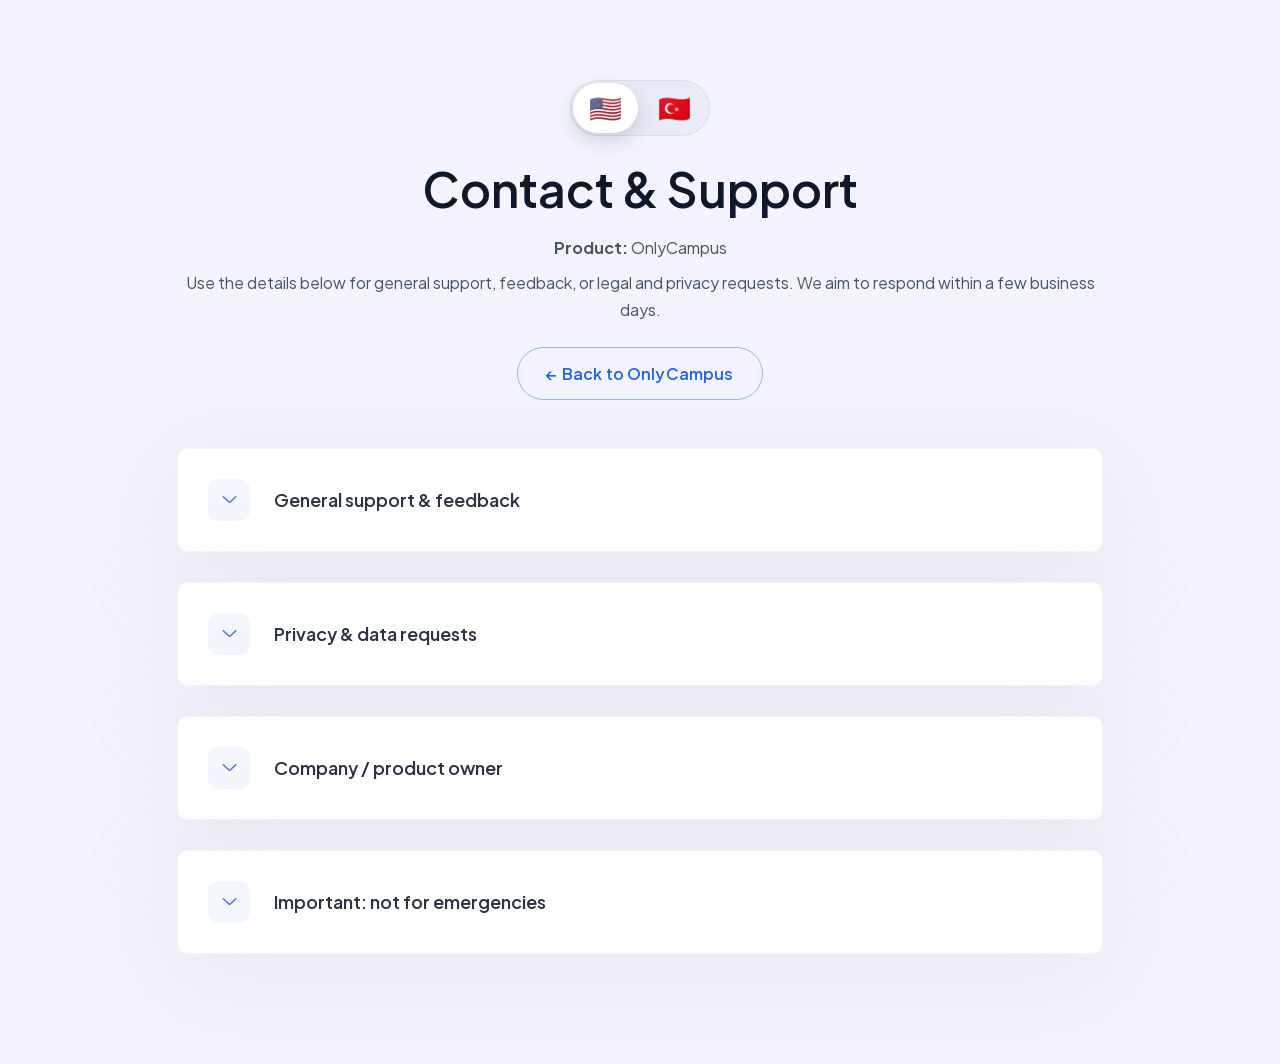
<file: footer-pages/contact.html>
<!DOCTYPE html>
<html lang="en">
<head>
    <meta charset="UTF-8">
    <meta name="viewport" content="width=device-width, initial-scale=1.0">
    <title>Contact &amp; Support | OnlyCampus</title>
    <script>
        (function () {
            try {
                var params = new URLSearchParams(window.location.search);
                var lang = params.get("lang") || localStorage.getItem("onlycampus_legal_lang");
                if (lang === "tr") {
                    document.documentElement.setAttribute("data-lang", "tr");
                    document.documentElement.lang = "tr";
                }
            } catch (error) {}
        })();
    </script>
    <link rel="stylesheet" href="../assets/css/bootstrap.min.css" />
    <link rel="stylesheet" href="../assets/css/animate.css" />
    <link rel="stylesheet" href="../assets/css/lineicons.css" />
    <link rel="stylesheet" href="../assets/css/ud-styles.css" />
    <link rel="stylesheet" href="../assets/css/override.css" />
    <style>
        .ud-lang-switch{display:inline-flex;border-radius:999px;gap:4px;padding:2px;border:1px solid rgba(148,163,184,.2);background:rgba(148,163,184,.1)}
        .ud-lang-btn{display:inline-flex;border:0;background:transparent;font-size:1.65rem;font-weight:600;padding:12px 16px;line-height:1;height:50px;align-items:center;justify-content:center;color:#0f172a;cursor:pointer;border-radius:999px}
        .ud-lang-btn.is-active{background:#fff;color:#0f172a;box-shadow:0 8px 20px rgba(15,23,42,.15)}
        .lang-tr{display:none}
        [data-lang="tr"] .lang-tr{display:block}
        [data-lang="tr"] span.lang-tr{display:inline}
        [data-lang="tr"] .lang-en{display:none}
    </style>
</head>
<body style="background-color: #f3f4fe; min-height: 100vh;">
    <section class="ud-faq" style="padding: 80px 0; background-color: #f3f4fe;">
        <div class="container">
            <div class="row">
                <div class="col-lg-10 col-md-12 mx-auto">
                    <div class="text-center mb-5">
                        <div class="ud-lang-switch mb-4" role="group" aria-label="Language selector">
                            <button type="button" class="ud-lang-btn is-active" data-lang="en" aria-pressed="true">🇺🇸</button>
                            <button type="button" class="ud-lang-btn" data-lang="tr" aria-pressed="false">🇹🇷</button>
                        </div>
                        <h1 class="mb-3">
                            <span class="lang-en">Contact &amp; Support</span>
                            <span class="lang-tr">İletişim ve Destek</span>
                        </h1>
                        <p class="mb-2">
                            <strong><span class="lang-en">Product:</span><span class="lang-tr">Ürün:</span></strong> OnlyCampus
                        </p>
                        <div class="mb-4">
                            <p class="lang-en">Use the details below for general support, feedback, or legal and privacy requests. We aim to respond within a few business days.</p>
                            <p class="lang-tr">Genel destek, geri bildirim veya hukuki ve gizlilik talepleri için aşağıdaki bilgileri kullanabilirsiniz. Birkaç iş günü içinde yanıt vermeyi hedefliyoruz.</p>
                        </div>
                        <p>
                            <a href="../index.html" class="ud-main-btn ud-border-btn">
                                <span class="lang-en">← Back to OnlyCampus</span>
                                <span class="lang-tr">← OnlyCampus'a Dön</span>
                            </a>
                        </p>
                    </div>

                    <div class="row">
                        <div class="col-lg-12">
                            <div class="ud-single-faq wow fadeInUp" data-wow-delay=".1s">
                                <div class="accordion">
                                    <button class="ud-faq-btn collapsed" data-bs-toggle="collapse" data-bs-target="#collapseContactGeneral">
                                        <span class="icon flex-shrink-0"><i class="lni lni-chevron-down"></i></span>
                                        <span>
                                            <span class="lang-en">General support &amp; feedback</span>
                                            <span class="lang-tr">Genel destek ve geri bildirim</span>
                                        </span>
                                    </button>
                                    <div id="collapseContactGeneral" class="accordion-collapse collapse">
                                        <div class="ud-faq-body">
                                            <div class="lang-en">
                                                <p class="mb-2">For app or website issues, feature requests, or general questions:</p>
                                                <p class="mb-1"><strong>Email:</strong> <a href="mailto:ata.turhan@solarityai.com">ata.turhan@solarityai.com</a></p>
                                                <p class="mb-0">You can also use the contact form on our <a href="../index.html#contact">main website</a>.</p>
                                            </div>
                                            <div class="lang-tr">
                                                <p class="mb-2">Uygulama veya web sitesi sorunları, özellik talepleri veya genel sorular için:</p>
                                                <p class="mb-1"><strong>E-posta:</strong> <a href="mailto:ata.turhan@solarityai.com">ata.turhan@solarityai.com</a></p>
                                                <p class="mb-0">Ana web sitemizin <a href="../index.html#contact">iletişim formunu</a> da kullanabilirsiniz.</p>
                                            </div>
                                        </div>
                                    </div>
                                </div>
                            </div>

                            <div class="ud-single-faq wow fadeInUp" data-wow-delay=".15s">
                                <div class="accordion">
                                    <button class="ud-faq-btn collapsed" data-bs-toggle="collapse" data-bs-target="#collapseContactPrivacy">
                                        <span class="icon flex-shrink-0"><i class="lni lni-chevron-down"></i></span>
                                        <span>
                                            <span class="lang-en">Privacy &amp; data requests</span>
                                            <span class="lang-tr">Gizlilik ve veri talepleri</span>
                                        </span>
                                    </button>
                                    <div id="collapseContactPrivacy" class="accordion-collapse collapse">
                                        <div class="ud-faq-body">
                                            <div class="lang-en">
                                                <p class="mb-2">For access to your data, correction, deletion, or other privacy-related requests (including KVKK / GDPR):</p>
                                                <p class="mb-1"><strong>Email:</strong> <a href="mailto:support@onlycampus.ai">support@onlycampus.ai</a></p>
                                                <p class="mb-2">Use the subject line <strong>&quot;Privacy request&quot;</strong> or <strong>&quot;Data request&quot;</strong> and include the email or identifier linked to your account.</p>
                                                <p class="mb-0">For account and data deletion steps, see our <a href="data-deletion.html">Data Deletion</a> page. For how we use your data, see our <a href="privacy-policy.html">Privacy Policy</a>.</p>
                                            </div>
                                            <div class="lang-tr">
                                                <p class="mb-2">Verilerinize erişim, düzeltme, silme veya diğer gizlilikle ilgili talepler (KVKK / GDPR dahil) için:</p>
                                                <p class="mb-1"><strong>E-posta:</strong> <a href="mailto:support@onlycampus.ai">support@onlycampus.ai</a></p>
                                                <p class="mb-2">Konu satırına <strong>&quot;Gizlilik talebi&quot;</strong> veya <strong>&quot;Veri talebi&quot;</strong> yazın ve hesabınıza bağlı e-posta adresini veya tanımlayıcıyı ekleyin.</p>
                                                <p class="mb-0">Hesap ve veri silme adımları için <a href="data-deletion.html">Veri Silme</a> sayfamıza; verilerinizi nasıl kullandığımız hakkında ise <a href="privacy-policy.html">Gizlilik Politikamıza</a> bakınız.</p>
                                            </div>
                                        </div>
                                    </div>
                                </div>
                            </div>

                            <div class="ud-single-faq wow fadeInUp" data-wow-delay=".2s">
                                <div class="accordion">
                                    <button class="ud-faq-btn collapsed" data-bs-toggle="collapse" data-bs-target="#collapseContactCompany">
                                        <span class="icon flex-shrink-0"><i class="lni lni-chevron-down"></i></span>
                                        <span>
                                            <span class="lang-en">Company / product owner</span>
                                            <span class="lang-tr">Şirket / ürün sahibi</span>
                                        </span>
                                    </button>
                                    <div id="collapseContactCompany" class="accordion-collapse collapse">
                                        <div class="ud-faq-body">
                                            <div class="lang-en">
                                                <p class="mb-1"><strong>Product / brand:</strong> OnlyCampus</p>
                                                <p class="mb-1"><strong>Email:</strong> <a href="mailto:ata.turhan@solarityai.com">ata.turhan@solarityai.com</a></p>
                                                <p class="mb-1"><strong>Country of operation:</strong> USA / Türkiye. OnlyCampus is operated by Solarity AI LLC.</p>
                                                <p class="mb-1"><strong>Registered business entity:</strong> Solarity AI LLC.</p>
                                                <p class="mb-0"><strong>Physical / mailing address:</strong> Dallas, Texas, USA. For a publicly accessible business contact address or registered office (e.g. for App Store or Google Play review), contact us at ata.turhan@solarityai.com if you need additional details.</p>
                                            </div>
                                            <div class="lang-tr">
                                                <p class="mb-1"><strong>Ürün / Marka:</strong> OnlyCampus</p>
                                                <p class="mb-1"><strong>E-posta:</strong> <a href="mailto:ata.turhan@solarityai.com">ata.turhan@solarityai.com</a></p>
                                                <p class="mb-1"><strong>Faaliyet ülkesi:</strong> ABD / Türkiye. OnlyCampus, Solarity AI LLC tarafından işletilmektedir.</p>
                                                <p class="mb-1"><strong>Tescilli iş kuruluşu:</strong> Solarity AI LLC.</p>
                                                <p class="mb-0"><strong>Fiziksel / posta adresi:</strong> Dallas, Teksas, ABD. Kamuya açık iş iletişim adresi veya tescilli ofis (örn. App Store veya Google Play incelemesi için) hakkında ek bilgiye ihtiyaç duyarsanız ata.turhan@solarityai.com adresinden bize ulaşabilirsiniz.</p>
                                            </div>
                                        </div>
                                    </div>
                                </div>
                            </div>

                            <div class="ud-single-faq wow fadeInUp" data-wow-delay=".1s">
                                <div class="accordion">
                                    <button class="ud-faq-btn collapsed" data-bs-toggle="collapse" data-bs-target="#collapseContactEmergency">
                                        <span class="icon flex-shrink-0"><i class="lni lni-chevron-down"></i></span>
                                        <span>
                                            <span class="lang-en">Important: not for emergencies</span>
                                            <span class="lang-tr">Önemli: acil durumlar için değil</span>
                                        </span>
                                    </button>
                                    <div id="collapseContactEmergency" class="accordion-collapse collapse">
                                        <div class="ud-faq-body">
                                            <div class="lang-en">
                                                <p class="mb-2">OnlyCampus is <strong>not</strong> an emergency service. We do not provide real-time crisis or institutional support.</p>
                                                <p class="mb-0">For urgent academic or campus matters, contact your institution directly. This contact page is for product support, feedback, and legal/privacy requests only.</p>
                                            </div>
                                            <div class="lang-tr">
                                                <p class="mb-2">OnlyCampus bir <strong>acil servis değildir</strong>. Gerçek zamanlı kriz veya kurumsal destek sunmuyoruz.</p>
                                                <p class="mb-0">Acil akademik veya kampüs konuları için doğrudan kurumunuzla iletişime geçiniz. Bu iletişim sayfası yalnızca ürün desteği, geri bildirim ve hukuki/gizlilik talepleri içindir.</p>
                                            </div>
                                        </div>
                                    </div>
                                </div>
                            </div>
                        </div>
                    </div>
                </div>
            </div>
        </div>
    </section>

    <script src="../assets/js/bootstrap.bundle.min.js"></script>
    <script src="../assets/js/wow.min.js"></script>
    <script src="../assets/js/main.js"></script>
</body>
</html>
</file>
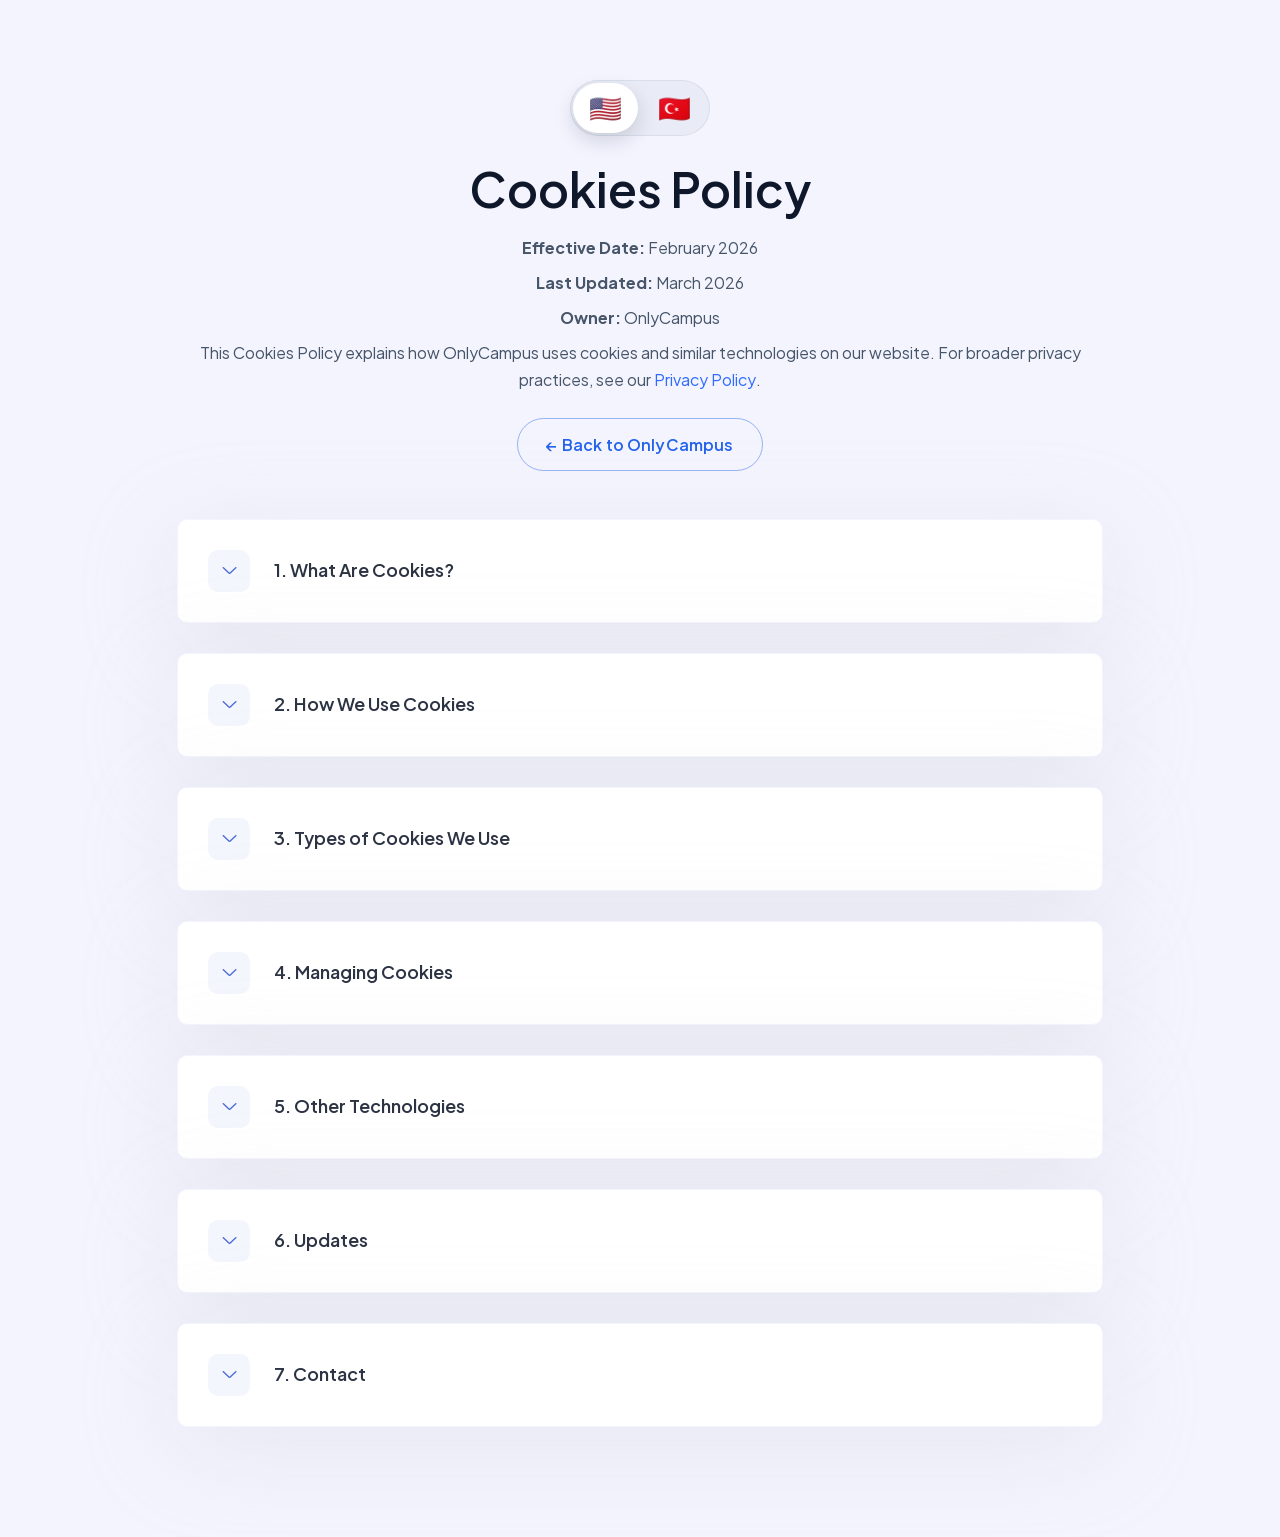
<file: footer-pages/cookies.html>
<!DOCTYPE html>
<html lang="en">
<head>
    <meta charset="UTF-8">
    <meta name="viewport" content="width=device-width, initial-scale=1.0">
    <title>Cookies Policy | OnlyCampus</title>
    <script>
        (function () {
            try {
                var params = new URLSearchParams(window.location.search);
                var lang = params.get("lang") || localStorage.getItem("onlycampus_legal_lang");
                if (lang === "tr") {
                    document.documentElement.setAttribute("data-lang", "tr");
                    document.documentElement.lang = "tr";
                }
            } catch (error) {}
        })();
    </script>
    <link rel="stylesheet" href="../assets/css/bootstrap.min.css" />
    <link rel="stylesheet" href="../assets/css/animate.css" />
    <link rel="stylesheet" href="../assets/css/lineicons.css" />
    <link rel="stylesheet" href="../assets/css/ud-styles.css" />
    <link rel="stylesheet" href="../assets/css/override.css" />
    <style>
        .ud-lang-switch{display:inline-flex;border-radius:999px;gap:4px;padding:2px;border:1px solid rgba(148,163,184,.2);background:rgba(148,163,184,.1)}
        .ud-lang-btn{display:inline-flex;border:0;background:transparent;font-size:1.65rem;font-weight:600;padding:12px 16px;line-height:1;height:50px;align-items:center;justify-content:center;color:#0f172a;cursor:pointer;border-radius:999px}
        .ud-lang-btn.is-active{background:#fff;color:#0f172a;box-shadow:0 8px 20px rgba(15,23,42,.15)}
        .lang-tr{display:none}
        [data-lang="tr"] .lang-tr{display:block}
        [data-lang="tr"] span.lang-tr{display:inline}
        [data-lang="tr"] .lang-en{display:none}
    </style>
</head>
<body style="background-color: #f3f4fe; min-height: 100vh;">
    <section class="ud-faq" style="padding: 80px 0; background-color: #f3f4fe;">
        <div class="container">
            <div class="row">
                <div class="col-lg-10 col-md-12 mx-auto">
                    <div class="text-center mb-5">
                        <div class="ud-lang-switch mb-4" role="group" aria-label="Language selector">
                            <button type="button" class="ud-lang-btn is-active" data-lang="en" aria-pressed="true">🇺🇸</button>
                            <button type="button" class="ud-lang-btn" data-lang="tr" aria-pressed="false">🇹🇷</button>
                        </div>
                        <h1 class="mb-3">
                            <span class="lang-en">Cookies Policy</span>
                            <span class="lang-tr">Çerez Politikası</span>
                        </h1>
                        <p class="mb-2">
                            <strong><span class="lang-en">Effective Date:</span><span class="lang-tr">Yürürlük Tarihi:</span></strong>
                            <span class="lang-en">February 2026</span><span class="lang-tr">Şubat 2026</span>
                        </p>
                        <p class="mb-2">
                            <strong><span class="lang-en">Last Updated:</span><span class="lang-tr">Son Güncelleme:</span></strong>
                            <span class="lang-en">March 2026</span><span class="lang-tr">Mart 2026</span>
                        </p>
                        <p class="mb-2">
                            <strong><span class="lang-en">Owner:</span><span class="lang-tr">Sahip:</span></strong> OnlyCampus
                        </p>
                        <div class="mb-4">
                            <p class="lang-en">This Cookies Policy explains how OnlyCampus uses cookies and similar technologies on our website. For broader privacy practices, see our <a href="privacy-policy.html">Privacy Policy</a>.</p>
                            <p class="lang-tr">Bu Çerez Politikası, OnlyCampus'un web sitesinde çerezleri ve benzer teknolojileri nasıl kullandığını açıklar. Daha geniş gizlilik uygulamaları için <a href="privacy-policy.html">Gizlilik Politikamıza</a> bakınız.</p>
                        </div>
                        <p>
                            <a href="../index.html" class="ud-main-btn ud-border-btn">
                                <span class="lang-en">&larr; Back to OnlyCampus</span>
                                <span class="lang-tr">&larr; OnlyCampus'a Dön</span>
                            </a>
                        </p>
                    </div>

                    <div class="row">
                        <div class="col-lg-12">
                            <div class="ud-single-faq wow fadeInUp" data-wow-delay=".1s">
                                <div class="accordion">
                                    <button class="ud-faq-btn collapsed" data-bs-toggle="collapse" data-bs-target="#collapseCookiesOne">
                                        <span class="icon flex-shrink-0"><i class="lni lni-chevron-down"></i></span>
                                        <span>
                                            <span class="lang-en">1. What Are Cookies?</span>
                                            <span class="lang-tr">1. Çerezler Nedir?</span>
                                        </span>
                                    </button>
                                    <div id="collapseCookiesOne" class="accordion-collapse collapse">
                                        <div class="ud-faq-body">
                                            <div class="lang-en">
                                                <p class="mb-2">Cookies are small text files that a website stores on your device (computer, tablet, or phone) when you visit. They help the site remember your preferences, keep you signed in, and understand how the site is used so we can improve it.</p>
                                            </div>
                                            <div class="lang-tr">
                                                <p class="mb-2">Çerezler, bir web sitesinin ziyaretiniz sırasında cihazınızda (bilgisayar, tablet veya telefon) sakladığı küçük metin dosyalarıdır. Tercihlerinizi hatırlamaya, oturumu açık tutmaya ve siteyi nasıl kullandığınızı anlamamıza yardımcı olarak deneyimi geliştirmemizi sağlar.</p>
                                            </div>
                                        </div>
                                    </div>
                                </div>
                            </div>

                            <div class="ud-single-faq wow fadeInUp" data-wow-delay=".15s">
                                <div class="accordion">
                                    <button class="ud-faq-btn collapsed" data-bs-toggle="collapse" data-bs-target="#collapseCookiesTwo">
                                        <span class="icon flex-shrink-0"><i class="lni lni-chevron-down"></i></span>
                                        <span>
                                            <span class="lang-en">2. How We Use Cookies</span>
                                            <span class="lang-tr">2. Çerezleri Nasıl Kullanıyoruz</span>
                                        </span>
                                    </button>
                                    <div id="collapseCookiesTwo" class="accordion-collapse collapse">
                                        <div class="ud-faq-body">
                                            <div class="lang-en">
                                                <p class="mb-2">We use cookies and similar technologies for:</p>
                                                <ul style="list-style-type: disc; padding-left: 20px; margin-bottom: 20px;">
                                                    <li><strong>Essential operation</strong> - Keeping the site working (e.g. security, load balancing, session management)</li>
                                                    <li><strong>Preferences</strong> - Remembering settings such as language or region</li>
                                                    <li><strong>Analytics</strong> - Understanding how visitors use our website so we can improve the experience</li>
                                                </ul>
                                            </div>
                                            <div class="lang-tr">
                                                <p class="mb-2">Çerezleri ve benzer teknolojileri şu amaçlarla kullanıyoruz:</p>
                                                <ul style="list-style-type: disc; padding-left: 20px; margin-bottom: 20px;">
                                                    <li><strong>Temel işleyiş</strong> - Sitenin çalışmasını sağlamak (örn. güvenlik, yük dengeleme, oturum yönetimi)</li>
                                                    <li><strong>Tercihler</strong> - Dil veya bölge gibi ayarları hatırlamak</li>
                                                    <li><strong>Analitik</strong> - Ziyaretçilerin web sitemizi nasıl kullandığını anlayarak deneyimi iyileştirmek</li>
                                                </ul>
                                            </div>
                                        </div>
                                    </div>
                                </div>
                            </div>

                            <div class="ud-single-faq wow fadeInUp" data-wow-delay=".2s">
                                <div class="accordion">
                                    <button class="ud-faq-btn collapsed" data-bs-toggle="collapse" data-bs-target="#collapseCookiesThree">
                                        <span class="icon flex-shrink-0"><i class="lni lni-chevron-down"></i></span>
                                        <span>
                                            <span class="lang-en">3. Types of Cookies We Use</span>
                                            <span class="lang-tr">3. Kullandığımız Çerez Türleri</span>
                                        </span>
                                    </button>
                                    <div id="collapseCookiesThree" class="accordion-collapse collapse">
                                        <div class="ud-faq-body">
                                            <div class="lang-en">
                                                <p class="mb-3">Summary of the main types:</p>
                                                <ul style="list-style-type: disc; padding-left: 20px; margin-bottom: 20px;">
                                                    <li><strong>Strictly necessary</strong> - Required for the website to function (e.g. security, basic routing). Session or short-term.</li>
                                                    <li><strong>Preference</strong> - Remember your choices (e.g. language). Up to 1 year.</li>
                                                    <li><strong>Analytics</strong> - Help us see how the site is used so we can improve it. As per our analytics provider.</li>
                                                </ul>
                                            </div>
                                            <div class="lang-tr">
                                                <p class="mb-3">Başlıca türlerin özeti:</p>
                                                <ul style="list-style-type: disc; padding-left: 20px; margin-bottom: 20px;">
                                                    <li><strong>Kesinlikle gerekli</strong> - Web sitesinin çalışması için zorunludur (örn. güvenlik, temel yönlendirme). Oturumluk veya kısa süreli.</li>
                                                    <li><strong>Tercih</strong> - Seçimlerinizi hatırlar (örn. dil). 1 yıla kadar.</li>
                                                    <li><strong>Analitik</strong> - Sitenin nasıl kullanıldığını görmemize yardım eder ve böylece iyileştirme yapabiliriz. Analitik sağlayıcımızın politikalarına tabidir.</li>
                                                </ul>
                                            </div>
                                        </div>
                                    </div>
                                </div>
                            </div>

                            <div class="ud-single-faq wow fadeInUp" data-wow-delay=".1s">
                                <div class="accordion">
                                    <button class="ud-faq-btn collapsed" data-bs-toggle="collapse" data-bs-target="#collapseCookiesFour">
                                        <span class="icon flex-shrink-0"><i class="lni lni-chevron-down"></i></span>
                                        <span>
                                            <span class="lang-en">4. Managing Cookies</span>
                                            <span class="lang-tr">4. Çerezleri Yönetme</span>
                                        </span>
                                    </button>
                                    <div id="collapseCookiesFour" class="accordion-collapse collapse">
                                        <div class="ud-faq-body">
                                            <div class="lang-en">
                                                <p class="mb-2">You can control or delete cookies through your browser settings. Most browsers let you block or allow cookies for specific sites. Note that blocking certain cookies may affect how the website works (for example, you may need to log in again or some features may not work as intended).</p>
                                                <p class="mb-2">To learn how to manage cookies in your browser, use the "Help" or "Settings" section of your browser, or search for "cookies" in your browser's help pages.</p>
                                            </div>
                                            <div class="lang-tr">
                                                <p class="mb-2">Çerezleri tarayıcı ayarlarınız üzerinden kontrol edebilir veya silebilirsiniz. Çoğu tarayıcı, belirli siteler için çerezleri engellemenize veya izin vermenize olanak tanır. Bazı çerezleri engellemenin web sitesinin çalışma biçimini etkileyebileceğini unutmayın (örneğin yeniden giriş yapmanız gerekebilir veya bazı özellikler beklendiği gibi çalışmayabilir).</p>
                                                <p class="mb-2">Tarayıcınızda çerezleri nasıl yöneteceğinizi öğrenmek için tarayıcınızın "Yardım" veya "Ayarlar" bölümünü kullanın ya da yardım sayfalarında "çerezler" kelimesini arayın.</p>
                                            </div>
                                        </div>
                                    </div>
                                </div>
                            </div>

                            <div class="ud-single-faq wow fadeInUp" data-wow-delay=".15s">
                                <div class="accordion">
                                    <button class="ud-faq-btn collapsed" data-bs-toggle="collapse" data-bs-target="#collapseCookiesFive">
                                        <span class="icon flex-shrink-0"><i class="lni lni-chevron-down"></i></span>
                                        <span>
                                            <span class="lang-en">5. Other Technologies</span>
                                            <span class="lang-tr">5. Diğer Teknolojiler</span>
                                        </span>
                                    </button>
                                    <div id="collapseCookiesFive" class="accordion-collapse collapse">
                                        <div class="ud-faq-body">
                                            <div class="lang-en">
                                                <p class="mb-2">We may use similar technologies such as local storage or session storage for preferences and essential functionality. Our use of these is consistent with the purposes described above and our <a href="privacy-policy.html">Privacy Policy</a>.</p>
                                            </div>
                                            <div class="lang-tr">
                                                <p class="mb-2">Tercihler ve temel işlevler için local storage veya session storage gibi benzer teknolojiler kullanabiliriz. Bunların kullanımı yukarıda açıklanan amaçlarla ve <a href="privacy-policy.html">Gizlilik Politikamızla</a> uyumludur.</p>
                                            </div>
                                        </div>
                                    </div>
                                </div>
                            </div>

                            <div class="ud-single-faq wow fadeInUp" data-wow-delay=".2s">
                                <div class="accordion">
                                    <button class="ud-faq-btn collapsed" data-bs-toggle="collapse" data-bs-target="#collapseCookiesSix">
                                        <span class="icon flex-shrink-0"><i class="lni lni-chevron-down"></i></span>
                                        <span>
                                            <span class="lang-en">6. Updates</span>
                                            <span class="lang-tr">6. Güncellemeler</span>
                                        </span>
                                    </button>
                                    <div id="collapseCookiesSix" class="accordion-collapse collapse">
                                        <div class="ud-faq-body">
                                            <div class="lang-en">
                                                <p class="mb-2">We may update this Cookies Policy from time to time. The "Last updated" date at the top of this page will change when we do. We encourage you to review this page occasionally.</p>
                                            </div>
                                            <div class="lang-tr">
                                                <p class="mb-2">Bu Çerez Politikasını zaman zaman güncelleyebiliriz. Bunu yaptığımızda sayfanın üst kısmındaki "Son Güncelleme" tarihi değişecektir. Bu sayfayı ara sıra gözden geçirmenizi öneririz.</p>
                                            </div>
                                        </div>
                                    </div>
                                </div>
                            </div>

                            <div class="ud-single-faq wow fadeInUp" data-wow-delay=".1s">
                                <div class="accordion">
                                    <button class="ud-faq-btn collapsed" data-bs-toggle="collapse" data-bs-target="#collapseCookiesSeven">
                                        <span class="icon flex-shrink-0"><i class="lni lni-chevron-down"></i></span>
                                        <span>
                                            <span class="lang-en">7. Contact</span>
                                            <span class="lang-tr">7. İletişim</span>
                                        </span>
                                    </button>
                                    <div id="collapseCookiesSeven" class="accordion-collapse collapse">
                                        <div class="ud-faq-body">
                                            <div class="lang-en">
                                                <p class="mb-2">If you have questions about our use of cookies, contact us at <a href="mailto:support@onlycampus.ai">support@onlycampus.ai</a> or see our <a href="contact.html">Contact &amp; Support</a> page.</p>
                                            </div>
                                            <div class="lang-tr">
                                                <p class="mb-2">Çerez kullanımımızla ilgili sorularınız varsa <a href="mailto:support@onlycampus.ai">support@onlycampus.ai</a> adresinden bize ulaşabilir veya <a href="contact.html">İletişim ve Destek</a> sayfamıza bakabilirsiniz.</p>
                                            </div>
                                        </div>
                                    </div>
                                </div>
                            </div>
                        </div>
                    </div>
                </div>
            </div>
        </div>
    </section>

    <script src="../assets/js/bootstrap.bundle.min.js"></script>
    <script src="../assets/js/wow.min.js"></script>
    <script src="../assets/js/main.js"></script>
</body>
</html>
</file>
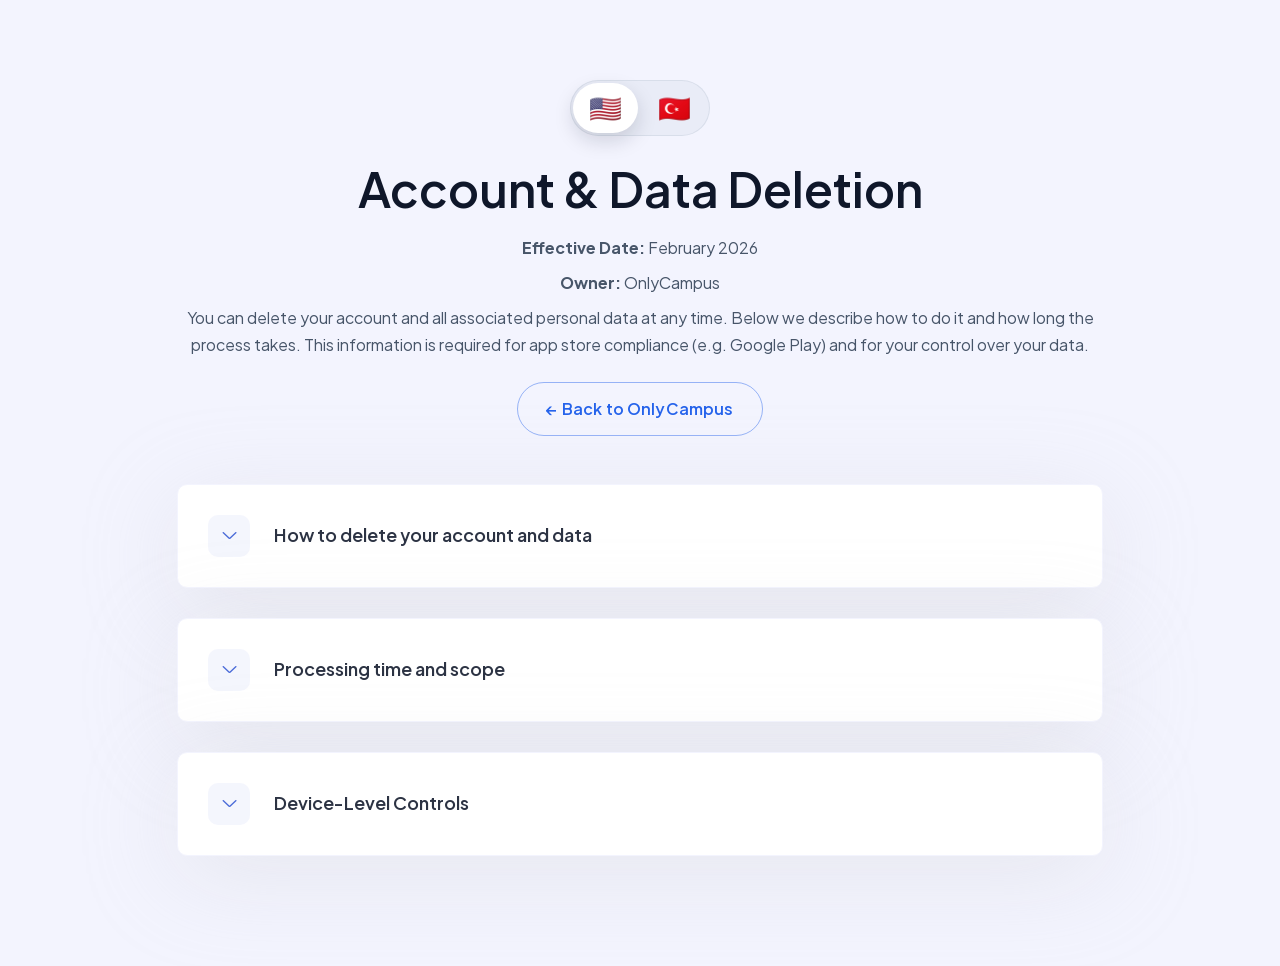
<file: footer-pages/data-deletion.html>
<!DOCTYPE html>
<html lang="en">
<head>
    <meta charset="UTF-8">
    <meta name="viewport" content="width=device-width, initial-scale=1.0">
    <title>Data Deletion | OnlyCampus</title>
    <script>
        (function () {
            try {
                var params = new URLSearchParams(window.location.search);
                var lang = params.get("lang") || localStorage.getItem("onlycampus_legal_lang");
                if (lang === "tr") {
                    document.documentElement.setAttribute("data-lang", "tr");
                    document.documentElement.lang = "tr";
                }
            } catch (error) {}
        })();
    </script>

    <!-- ===== All CSS files ===== -->
    <link rel="stylesheet" href="../assets/css/bootstrap.min.css" />
    <link rel="stylesheet" href="../assets/css/animate.css" />
    <link rel="stylesheet" href="../assets/css/lineicons.css" />
    <link rel="stylesheet" href="../assets/css/ud-styles.css" />
    <link rel="stylesheet" href="../assets/css/override.css" />
    <style>
        .ud-lang-switch{display:inline-flex;border-radius:999px;gap:4px;padding:2px;border:1px solid rgba(148,163,184,.2);background:rgba(148,163,184,.1)}
        .ud-lang-btn{display:inline-flex;border:0;background:transparent;font-size:1.65rem;font-weight:600;padding:12px 16px;line-height:1;height:50px;align-items:center;justify-content:center;color:#0f172a;cursor:pointer;border-radius:999px}
        .ud-lang-btn.is-active{background:#fff;color:#0f172a;box-shadow:0 8px 20px rgba(15,23,42,.15)}
        .lang-tr{display:none}
        [data-lang="tr"] .lang-tr{display:block}
        [data-lang="tr"] span.lang-tr{display:inline}
        [data-lang="tr"] .lang-en{display:none}
    </style>
</head>
<body style="background-color: #f3f4fe; min-height: 100vh;">
    <section class="ud-faq" style="padding: 80px 0; background-color: #f3f4fe;">
        <div class="container">
            <div class="row">
                <div class="col-lg-10 col-md-12 mx-auto">
                    <div class="text-center mb-5">
                        <div class="ud-lang-switch mb-4" role="group" aria-label="Language selector">
                            <button type="button" class="ud-lang-btn is-active" data-lang="en" aria-pressed="true">🇺🇸</button>
                            <button type="button" class="ud-lang-btn" data-lang="tr" aria-pressed="false">🇹🇷</button>
                        </div>
                        <h1 class="mb-3">
                            <span class="lang-en">Account &amp; Data Deletion</span>
                            <span class="lang-tr">Hesap ve Veri Silme</span>
                        </h1>
                        <p class="mb-2">
                            <strong><span class="lang-en">Effective Date:</span><span class="lang-tr">Yürürlük Tarihi:</span></strong>
                            <span class="lang-en">February 2026</span><span class="lang-tr">Şubat 2026</span>
                        </p>
                        <p class="mb-2">
                            <strong><span class="lang-en">Owner:</span><span class="lang-tr">Sahip:</span></strong> OnlyCampus
                        </p>
                        <div class="mb-4">
                            <p class="lang-en">You can delete your account and all associated personal data at any time. Below we describe how to do it and how long the process takes. This information is required for app store compliance (e.g. Google Play) and for your control over your data.</p>
                            <p class="lang-tr">Hesabınızı ve ilişkili tüm kişisel verilerinizi istediğiniz zaman silebilirsiniz. Aşağıda bu işlemi nasıl yapabileceğinizi ve sürecin ne kadar sürdüğünü açıklıyoruz. Bu bilgi; uygulama mağazası uyumluluğu (örneğin Google Play) ve verileriniz üzerindeki kontrolünüz için gereklidir.</p>
                        </div>
                        <p>
                            <a href="../index.html" class="ud-main-btn ud-border-btn">
                                <span class="lang-en">&larr; Back to OnlyCampus</span>
                                <span class="lang-tr">&larr; OnlyCampus'a Dön</span>
                            </a>
                        </p>
                    </div>

                    <div class="row">
                        <div class="col-lg-12">
                            <div class="ud-single-faq wow fadeInUp" data-wow-delay=".1s">
                                <div class="accordion">
                                    <button class="ud-faq-btn collapsed" data-bs-toggle="collapse" data-bs-target="#collapseDeletionOne">
                                        <span class="icon flex-shrink-0"><i class="lni lni-chevron-down"></i></span>
                                        <span>
                                            <span class="lang-en">How to delete your account and data</span>
                                            <span class="lang-tr">Hesabınızı ve verilerinizi nasıl silebilirsiniz</span>
                                        </span>
                                    </button>
                                    <div id="collapseDeletionOne" class="accordion-collapse collapse">
                                        <div class="ud-faq-body">
                                            <div class="lang-en">
                                                <p class="mb-3">You can delete your account and all associated data in one of the following ways:</p>
                                                <p class="mb-2"><strong>Option 1 - In the app:</strong></p>
                                                <ol style="padding-left: 20px; margin-bottom: 20px;">
                                                    <li>Open OnlyCampus and go to <strong>Settings</strong> (or Profile).</li>
                                                    <li>Select <strong>Account</strong> (or similar).</li>
                                                    <li>Tap <strong>Delete account</strong> (or "Delete my data") and confirm.</li>
                                                </ol>
                                                <p class="mb-2"><strong>Option 2 - By email (support):</strong></p>
                                                <ol style="padding-left: 20px; margin-bottom: 20px;">
                                                    <li>Send an email to <a href="mailto:support@onlycampus.ai">support@onlycampus.ai</a>.</li>
                                                    <li>Use the subject line "Account deletion" or "Data deletion request".</li>
                                                    <li>Include the <strong>email address or phone number</strong> linked to your account so we can identify you.</li>
                                                    <li>We will confirm receipt and process your request within <strong>30 days</strong>. After that, your account and personal data will be permanently deleted from our systems (except where we must retain data by law).</li>
                                                </ol>
                                                <p class="mb-0">For general support or questions, see our <a href="contact.html">Contact &amp; Support</a> page.</p>
                                            </div>
                                            <div class="lang-tr">
                                                <p class="mb-3">Hesabınızı ve ilişkili tüm verilerinizi aşağıdaki yollardan biriyle silebilirsiniz:</p>
                                                <p class="mb-2"><strong>Seçenek 1 - Uygulama içinden:</strong></p>
                                                <ol style="padding-left: 20px; margin-bottom: 20px;">
                                                    <li>OnlyCampus'u açın ve <strong>Ayarlar</strong> (veya Profil) kısmına gidin.</li>
                                                    <li><strong>Hesap</strong> bölümünü (veya benzerini) seçin.</li>
                                                    <li><strong>Hesabı sil</strong> (veya "Verilerimi sil") seçeneğine dokunun ve onaylayın.</li>
                                                </ol>
                                                <p class="mb-2"><strong>Seçenek 2 - E-posta ile (destek):</strong></p>
                                                <ol style="padding-left: 20px; margin-bottom: 20px;">
                                                    <li><a href="mailto:support@onlycampus.ai">support@onlycampus.ai</a> adresine e-posta gönderin.</li>
                                                    <li>Konu satırında "Hesap silme" veya "Veri silme talebi" yazın.</li>
                                                    <li>Sizi doğrulayabilmemiz için hesabınıza bağlı <strong>e-posta adresini veya telefon numarasını</strong> ekleyin.</li>
                                                    <li>Talebinizi aldığımızı onaylayacak ve <strong>30 gün</strong> içinde işleyeceğiz. Bunun ardından hesabınız ve kişisel verileriniz sistemlerimizden kalıcı olarak silinecektir (yasa gereği saklamamız gereken veriler hariç).</li>
                                                </ol>
                                                <p class="mb-0">Genel destek veya sorular için <a href="contact.html">İletişim ve Destek</a> sayfamıza bakın.</p>
                                            </div>
                                        </div>
                                    </div>
                                </div>
                            </div>

                            <div class="ud-single-faq wow fadeInUp" data-wow-delay=".15s">
                                <div class="accordion">
                                    <button class="ud-faq-btn collapsed" data-bs-toggle="collapse" data-bs-target="#collapseDeletionTwo">
                                        <span class="icon flex-shrink-0"><i class="lni lni-chevron-down"></i></span>
                                        <span>
                                            <span class="lang-en">Processing time and scope</span>
                                            <span class="lang-tr">İşlem süresi ve kapsam</span>
                                        </span>
                                    </button>
                                    <div id="collapseDeletionTwo" class="accordion-collapse collapse">
                                        <div class="ud-faq-body">
                                            <div class="lang-en">
                                                <p class="mb-2"><strong>Processing time:</strong> We will process deletion requests within <strong>30 days</strong>. You may receive a confirmation email once the process is complete.</p>
                                                <p class="mb-2"><strong>Scope:</strong> Deletion covers your account and the personal data we hold about you (e.g. profile, usage data, stored content). We do not retain this data longer than necessary unless we are required to do so by law.</p>
                                                <p class="mb-2">Some data may be retained if required by law or for legitimate business purposes (e.g. fraud prevention, accounting, legal defence). In such cases, we keep only what is necessary and for the minimum period required.</p>
                                                <p class="mb-0">In Turkiye we comply with the Law on Protection of Personal Data (KVKK). If you are in the EEA/UK, your rights are also covered by applicable data protection laws (e.g. GDPR).</p>
                                            </div>
                                            <div class="lang-tr">
                                                <p class="mb-2"><strong>İşlem süresi:</strong> Silme taleplerini <strong>30 gün</strong> içinde sonuçlandırırız. İşlem tamamlandığında size bir onay e-postası gönderilebilir.</p>
                                                <p class="mb-2"><strong>Kapsam:</strong> Silme işlemi; hesabınızı ve hakkınızda tuttuğumuz kişisel verileri (örn. profil, kullanım verileri, saklanan içerikler) kapsar. Yasa gerektirmedikçe bu verileri gerektiğinden uzun süre tutmayız.</p>
                                                <p class="mb-2">Bazı veriler; yasal zorunluluklar veya meşru ticari amaçlar (örn. dolandırıcılığı önleme, muhasebe, hukuki savunma) nedeniyle saklanabilir. Bu durumlarda yalnızca gerekli veriyi ve gerekli en kısa süre boyunca saklarız.</p>
                                                <p class="mb-0">Türkiye'de Kişisel Verilerin Korunması Kanunu'na (KVKK) uyarız. AEA/Birleşik Krallık bölgesindeyseniz haklarınız ilgili veri koruma mevzuatı (örn. GDPR) kapsamında da korunur.</p>
                                            </div>
                                        </div>
                                    </div>
                                </div>
                            </div>

                            <div class="ud-single-faq wow fadeInUp" data-wow-delay=".2s">
                                <div class="accordion">
                                    <button class="ud-faq-btn collapsed" data-bs-toggle="collapse" data-bs-target="#collapseDeletionThree">
                                        <span class="icon flex-shrink-0"><i class="lni lni-chevron-down"></i></span>
                                        <span>
                                            <span class="lang-en">Device-Level Controls</span>
                                            <span class="lang-tr">Cihaz Düzeyinde Kontroller</span>
                                        </span>
                                    </button>
                                    <div id="collapseDeletionThree" class="accordion-collapse collapse">
                                        <div class="ud-faq-body">
                                            <div class="lang-en">
                                                <p class="mb-2">Users may also revoke permissions or delete locally stored data by:</p>
                                                <ul style="list-style-type: disc; padding-left: 20px; margin-bottom: 20px;">
                                                    <li>Removing the service from their device</li>
                                                    <li>Resetting permissions through device settings</li>
                                                </ul>
                                                <p>Once deletion is complete, all associated personal information, usage data, and stored content are removed from our systems unless required by law to retain.</p>
                                            </div>
                                            <div class="lang-tr">
                                                <p class="mb-2">Kullanıcılar ayrıca şu yollarla izinleri geri alabilir veya cihazda yerel olarak saklanan verileri silebilir:</p>
                                                <ul style="list-style-type: disc; padding-left: 20px; margin-bottom: 20px;">
                                                    <li>Hizmeti cihazlarından kaldırarak</li>
                                                    <li>Cihaz ayarları üzerinden izinleri sıfırlayarak</li>
                                                </ul>
                                                <p>Silme işlemi tamamlandığında, yasanın saklamamızı gerektirdiği durumlar hariç, ilişkili tüm kişisel bilgiler, kullanım verileri ve saklanan içerikler sistemlerimizden kaldırılır.</p>
                                            </div>
                                        </div>
                                    </div>
                                </div>
                            </div>
                        </div>
                    </div>
                </div>
            </div>
        </div>
    </section>

    <script src="../assets/js/bootstrap.bundle.min.js"></script>
    <script src="../assets/js/wow.min.js"></script>
    <script src="../assets/js/main.js"></script>
</body>
</html>
</file>
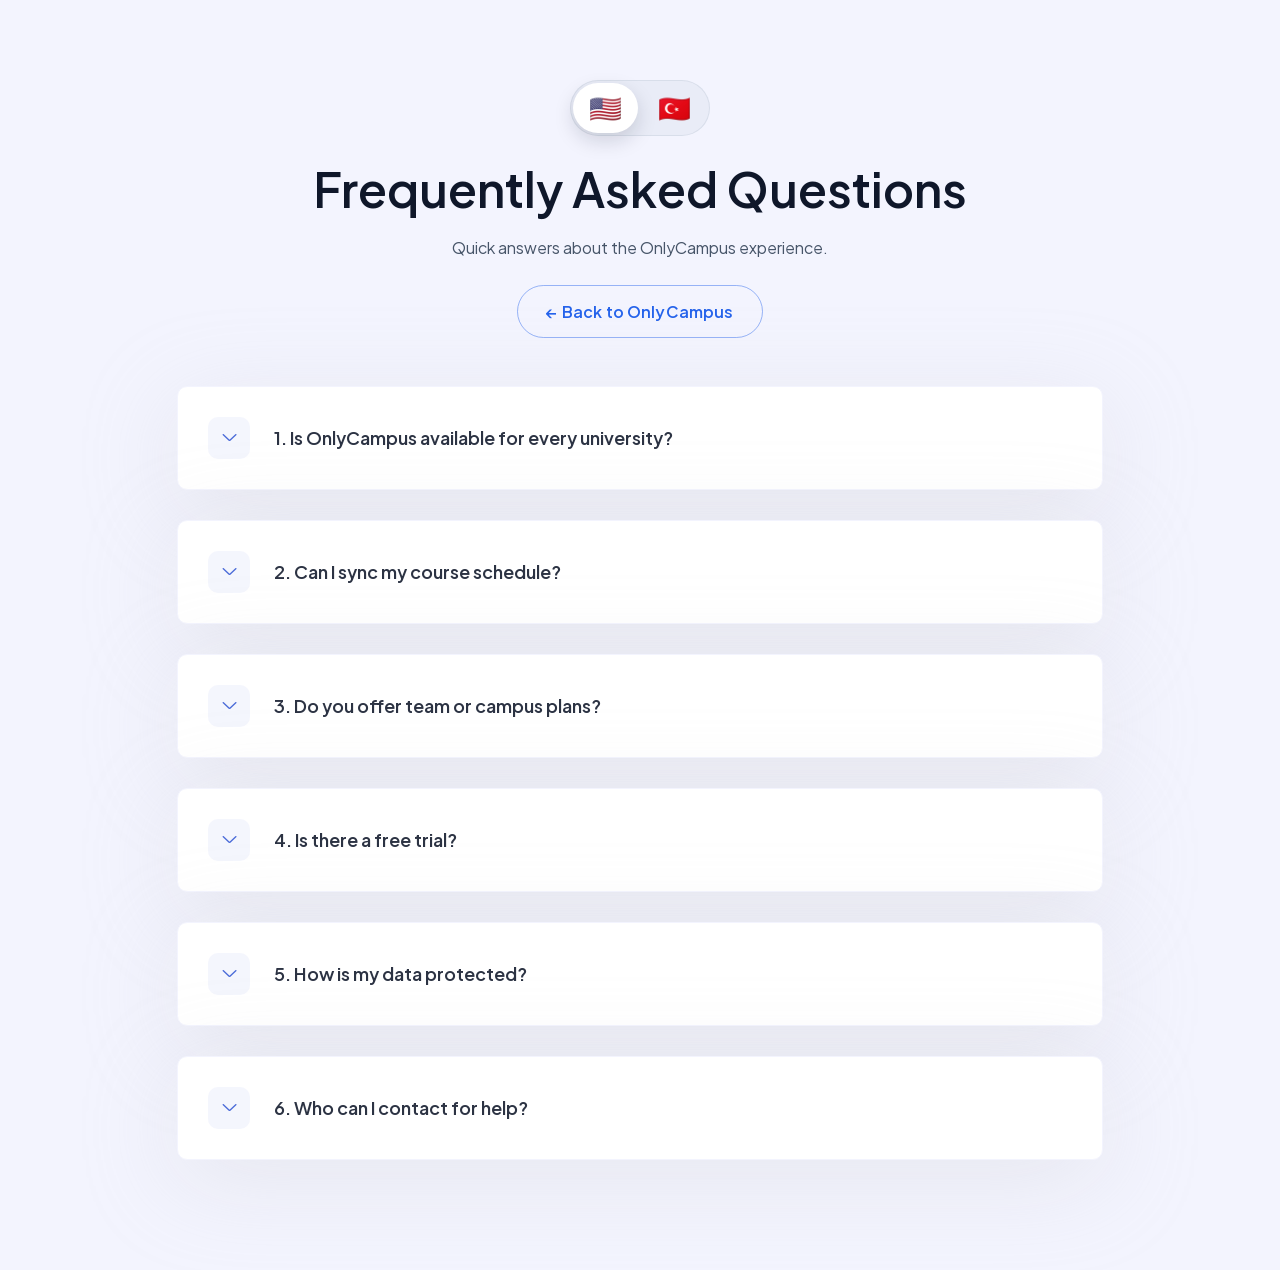
<file: footer-pages/faq.html>
<!DOCTYPE html>
<html lang="en">
<head>
    <meta charset="UTF-8">
    <meta name="viewport" content="width=device-width, initial-scale=1.0">
    <title>FAQ | OnlyCampus</title>
    <meta name="description" content="Frequently asked questions about OnlyCampus — the all-in-one campus success platform for students.">
    <script>
        (function () {
            try {
                var params = new URLSearchParams(window.location.search);
                var lang = params.get("lang") || localStorage.getItem("onlycampus_legal_lang");
                if (lang === "tr") {
                    document.documentElement.setAttribute("data-lang", "tr");
                    document.documentElement.lang = "tr";
                }
            } catch (error) {}
        })();
    </script>
    <link rel="stylesheet" href="../assets/css/bootstrap.min.css" />
    <link rel="stylesheet" href="../assets/css/animate.css" />
    <link rel="stylesheet" href="../assets/css/lineicons.css" />
    <link rel="stylesheet" href="../assets/css/ud-styles.css" />
    <link rel="stylesheet" href="../assets/css/override.css" />
    <style>
        .ud-lang-switch{display:inline-flex;border-radius:999px;gap:4px;padding:2px;border:1px solid rgba(148,163,184,.2);background:rgba(148,163,184,.1)}
        .ud-lang-btn{display:inline-flex;border:0;background:transparent;font-size:1.65rem;font-weight:600;padding:12px 16px;line-height:1;height:50px;align-items:center;justify-content:center;color:#0f172a;cursor:pointer;border-radius:999px}
        .ud-lang-btn.is-active{background:#fff;color:#0f172a;box-shadow:0 8px 20px rgba(15,23,42,.15)}
        .lang-tr{display:none}
        [data-lang="tr"] .lang-tr{display:block}
        [data-lang="tr"] span.lang-tr{display:inline}
        [data-lang="tr"] .lang-en{display:none}
    </style>
</head>
<body style="background-color: #f3f4fe; min-height: 100vh;">
    <section class="ud-faq" style="padding: 80px 0; background-color: #f3f4fe;">
        <div class="container">
            <div class="row">
                <div class="col-lg-10 col-md-12 mx-auto">
                    <div class="text-center mb-5">
                        <div class="ud-lang-switch mb-4" role="group" aria-label="Language selector">
                            <button type="button" class="ud-lang-btn is-active" data-lang="en" aria-pressed="true">&#127482;&#127480;</button>
                            <button type="button" class="ud-lang-btn" data-lang="tr" aria-pressed="false">&#127481;&#127479;</button>
                        </div>
                        <h1 class="mb-3">
                            <span class="lang-en">Frequently Asked Questions</span>
                            <span class="lang-tr">Sıkça Sorulan Sorular</span>
                        </h1>
                        <p class="mb-4">
                            <span class="lang-en">Quick answers about the OnlyCampus experience.</span>
                            <span class="lang-tr">OnlyCampus deneyimi hakkında hızlı yanıtlar.</span>
                        </p>
                        <p>
                            <a href="../index.html" class="ud-main-btn ud-border-btn">
                                <span class="lang-en">&larr; Back to OnlyCampus</span>
                                <span class="lang-tr">&larr; OnlyCampus'a Dön</span>
                            </a>
                        </p>
                    </div>

                    <div class="row">
                        <div class="col-lg-12">

                            <div class="ud-single-faq wow fadeInUp" data-wow-delay=".1s">
                                <div class="accordion">
                                    <button class="ud-faq-btn collapsed" data-bs-toggle="collapse" data-bs-target="#collapseFaqOne">
                                        <span class="icon flex-shrink-0"><i class="lni lni-chevron-down"></i></span>
                                        <span>
                                            <span class="lang-en">1. Is OnlyCampus available for every university?</span>
                                            <span class="lang-tr">1. OnlyCampus her üniversite için kullanılabilir mi?</span>
                                        </span>
                                    </button>
                                    <div id="collapseFaqOne" class="accordion-collapse collapse">
                                        <div class="ud-faq-body">
                                            <div class="lang-en"><p class="mb-2">We support most campuses and add new partners each semester. If your school isn't listed yet, let us know and we'll prioritize onboarding it.</p></div>
                                            <div class="lang-tr"><p class="mb-2">Pek çok kampüsü destekliyoruz ve her dönem yeni partnerler ekliyoruz. Okulunuz henüz listede yoksa bize bildirin, önceliklendirelim.</p></div>
                                        </div>
                                    </div>
                                </div>
                            </div>

                            <div class="ud-single-faq wow fadeInUp" data-wow-delay=".15s">
                                <div class="accordion">
                                    <button class="ud-faq-btn collapsed" data-bs-toggle="collapse" data-bs-target="#collapseFaqTwo">
                                        <span class="icon flex-shrink-0"><i class="lni lni-chevron-down"></i></span>
                                        <span>
                                            <span class="lang-en">2. Can I sync my course schedule?</span>
                                            <span class="lang-tr">2. Ders programımı senkronize edebilir miyim?</span>
                                        </span>
                                    </button>
                                    <div id="collapseFaqTwo" class="accordion-collapse collapse">
                                        <div class="ud-faq-body">
                                            <div class="lang-en"><p class="mb-2">Yes — you can import your schedule from most university systems and keep everything in one place, including classes, assignments, and exams.</p></div>
                                            <div class="lang-tr"><p class="mb-2">Evet — çoğu üniversite sisteminden programınızı içe aktarabilir; dersleri, ödevleri ve sınavları tek bir yerde tutabilirsiniz.</p></div>
                                        </div>
                                    </div>
                                </div>
                            </div>

                            <div class="ud-single-faq wow fadeInUp" data-wow-delay=".2s">
                                <div class="accordion">
                                    <button class="ud-faq-btn collapsed" data-bs-toggle="collapse" data-bs-target="#collapseFaqThree">
                                        <span class="icon flex-shrink-0"><i class="lni lni-chevron-down"></i></span>
                                        <span>
                                            <span class="lang-en">3. Do you offer team or campus plans?</span>
                                            <span class="lang-tr">3. Takım veya kampüs planları sunuyor musunuz?</span>
                                        </span>
                                    </button>
                                    <div id="collapseFaqThree" class="accordion-collapse collapse">
                                        <div class="ud-faq-body">
                                            <div class="lang-en"><p class="mb-2">Campus-wide plans are available for departments and student groups. Contact us for a custom quote tailored to your community.</p></div>
                                            <div class="lang-tr"><p class="mb-2">Bölümler ve öğrenci grupları için kampüs çapında planlar mevcuttur. Topluluğunuza özel fiyat için bize ulaşın.</p></div>
                                        </div>
                                    </div>
                                </div>
                            </div>

                            <div class="ud-single-faq wow fadeInUp" data-wow-delay=".25s">
                                <div class="accordion">
                                    <button class="ud-faq-btn collapsed" data-bs-toggle="collapse" data-bs-target="#collapseFaqFour">
                                        <span class="icon flex-shrink-0"><i class="lni lni-chevron-down"></i></span>
                                        <span>
                                            <span class="lang-en">4. Is there a free trial?</span>
                                            <span class="lang-tr">4. Ücretsiz deneme var mı?</span>
                                        </span>
                                    </button>
                                    <div id="collapseFaqFour" class="accordion-collapse collapse">
                                        <div class="ud-faq-body">
                                            <div class="lang-en"><p class="mb-2">Every plan includes a free trial so you can explore the platform before committing. No credit card required to start.</p></div>
                                            <div class="lang-tr"><p class="mb-2">Her plan ücretsiz deneme içerir; platformu taahhüt vermeden keşfedebilirsiniz. Başlamak için kredi kartı gerekmez.</p></div>
                                        </div>
                                    </div>
                                </div>
                            </div>

                            <div class="ud-single-faq wow fadeInUp" data-wow-delay=".3s">
                                <div class="accordion">
                                    <button class="ud-faq-btn collapsed" data-bs-toggle="collapse" data-bs-target="#collapseFaqFive">
                                        <span class="icon flex-shrink-0"><i class="lni lni-chevron-down"></i></span>
                                        <span>
                                            <span class="lang-en">5. How is my data protected?</span>
                                            <span class="lang-tr">5. Verilerim nasıl korunuyor?</span>
                                        </span>
                                    </button>
                                    <div id="collapseFaqFive" class="accordion-collapse collapse">
                                        <div class="ud-faq-body">
                                            <div class="lang-en"><p class="mb-2">We follow industry-standard security and privacy practices. See our <a href="privacy-policy.html">Privacy Policy</a> for full details on how we store and handle your data.</p></div>
                                            <div class="lang-tr"><p class="mb-2">Endüstri standardı güvenlik ve gizlilik uygulamalarını takip ediyoruz. Verilerinizi nasıl sakladığımız ve işlediğimize dair ayrıntılar için <a href="privacy-policy.html">Gizlilik Politikamıza</a> bakınız.</p></div>
                                        </div>
                                    </div>
                                </div>
                            </div>

                            <div class="ud-single-faq wow fadeInUp" data-wow-delay=".35s">
                                <div class="accordion">
                                    <button class="ud-faq-btn collapsed" data-bs-toggle="collapse" data-bs-target="#collapseFaqSix">
                                        <span class="icon flex-shrink-0"><i class="lni lni-chevron-down"></i></span>
                                        <span>
                                            <span class="lang-en">6. Who can I contact for help?</span>
                                            <span class="lang-tr">6. Yardım için kiminle iletişime geçebilirim?</span>
                                        </span>
                                    </button>
                                    <div id="collapseFaqSix" class="accordion-collapse collapse">
                                        <div class="ud-faq-body">
                                            <div class="lang-en"><p class="mb-2">Our support team is available through the <a href="contact.html">Contact &amp; Support</a> page, or email us at <a href="mailto:ata.turhan@solarityai.com">ata.turhan@solarityai.com</a>.</p></div>
                                            <div class="lang-tr"><p class="mb-2">Destek ekibimize <a href="contact.html">İletişim ve Destek</a> sayfasından ulaşabilir veya <a href="mailto:ata.turhan@solarityai.com">ata.turhan@solarityai.com</a> adresine e-posta gönderebilirsiniz.</p></div>
                                        </div>
                                    </div>
                                </div>
                            </div>

                        </div>
                    </div>
                </div>
            </div>
        </div>
    </section>

    <script src="../assets/js/bootstrap.bundle.min.js"></script>
    <script src="../assets/js/wow.min.js"></script>
    <script src="../assets/js/main.js"></script>
    <script>
        (function () {
            var buttons = document.querySelectorAll('.ud-lang-btn');
            function setLang(lang) {
                document.documentElement.setAttribute('data-lang', lang);
                document.documentElement.lang = lang;
                try { localStorage.setItem('onlycampus_legal_lang', lang); } catch (e) {}
                buttons.forEach(function (b) {
                    var active = b.getAttribute('data-lang') === lang;
                    b.classList.toggle('is-active', active);
                    b.setAttribute('aria-pressed', active ? 'true' : 'false');
                });
            }
            buttons.forEach(function (b) {
                b.addEventListener('click', function () { setLang(b.getAttribute('data-lang')); });
            });
        })();
    </script>
</body>
</html>
</file>
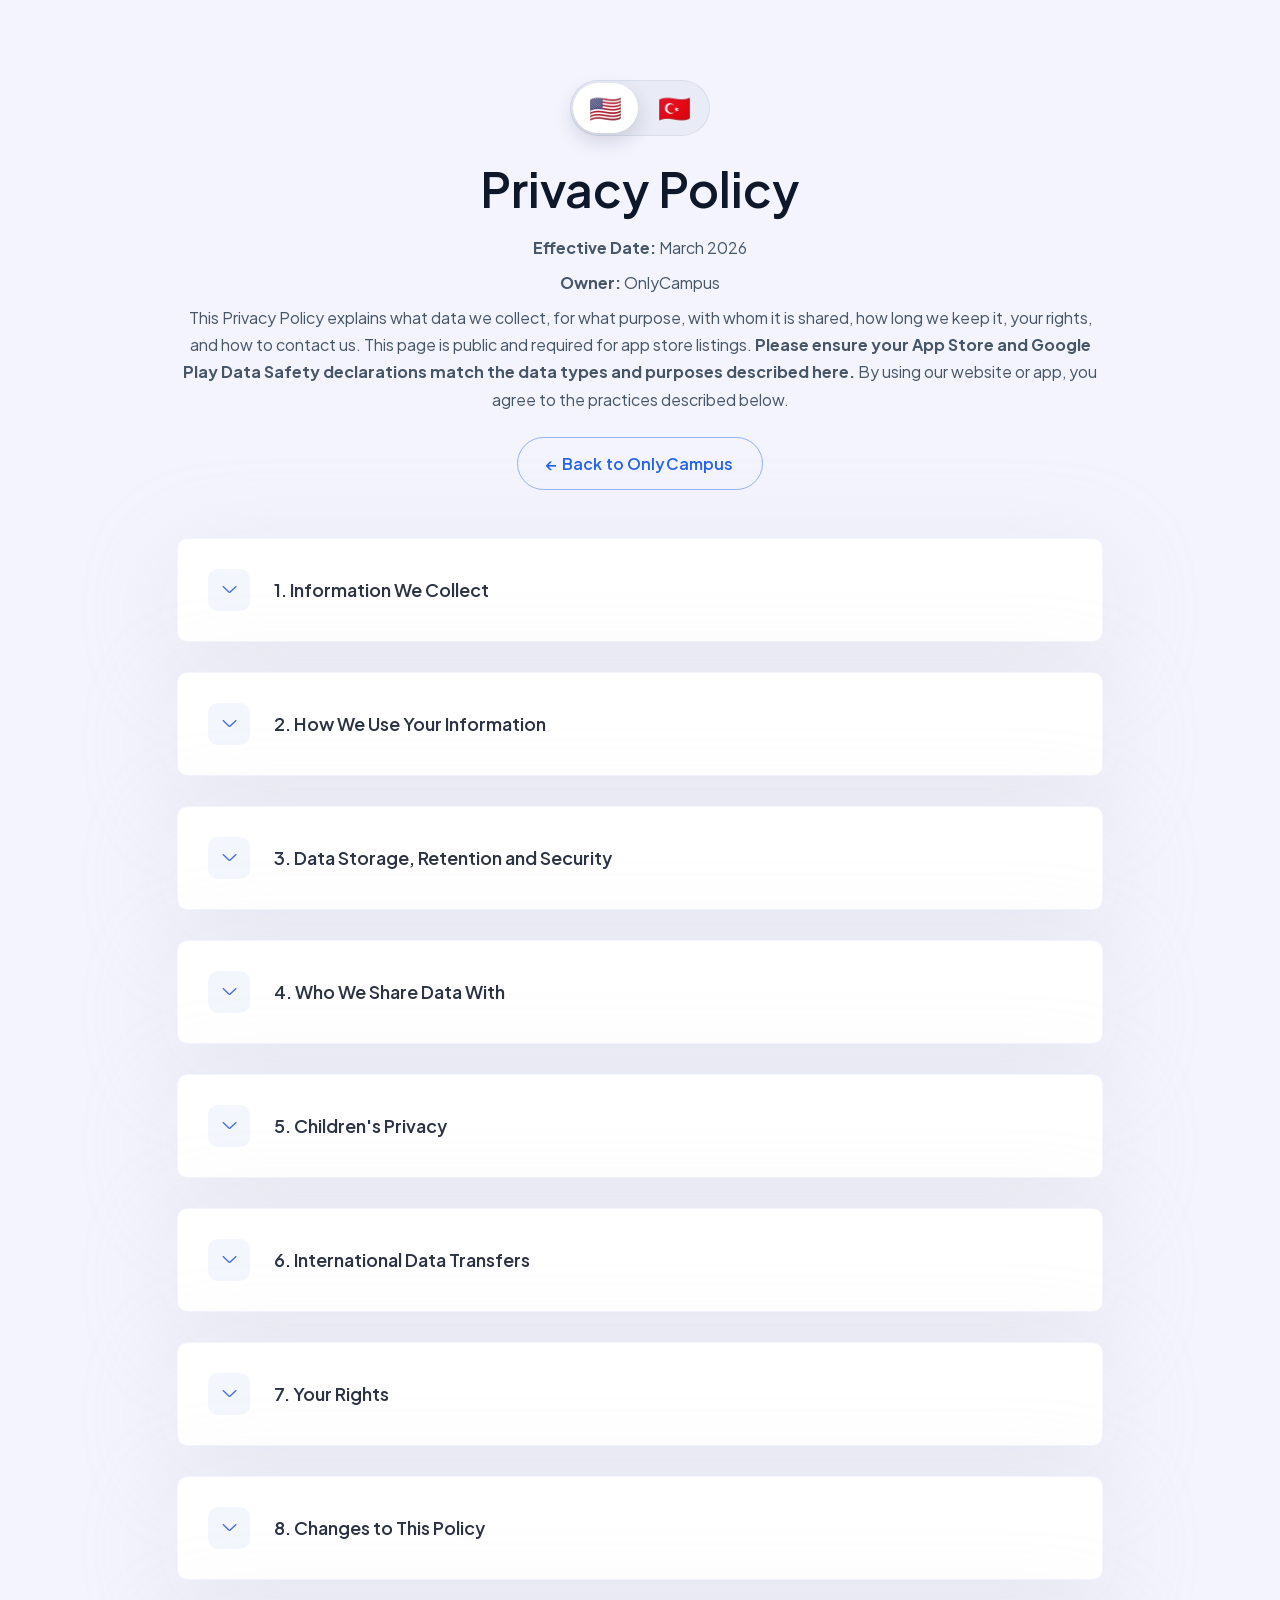
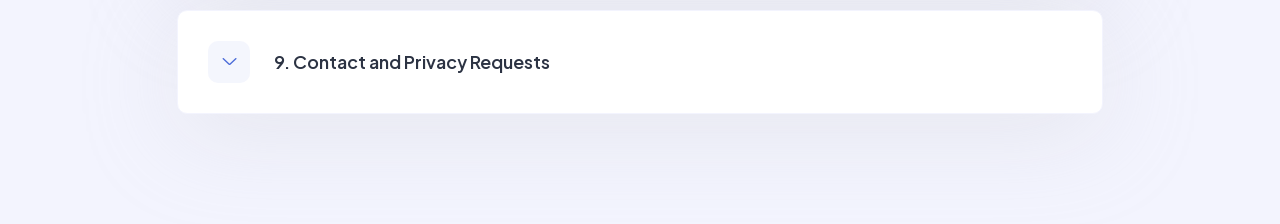
<file: footer-pages/privacy-policy.html>
<!DOCTYPE html>
<html lang="en">
<head>
    <meta charset="UTF-8">
    <meta name="viewport" content="width=device-width, initial-scale=1.0">
    <title>Privacy Policy | OnlyCampus</title>
    <script>
        (function () {
            try {
                var params = new URLSearchParams(window.location.search);
                var lang = params.get("lang") || localStorage.getItem("onlycampus_legal_lang");
                if (lang === "tr") {
                    document.documentElement.setAttribute("data-lang", "tr");
                    document.documentElement.lang = "tr";
                }
            } catch (error) {}
        })();
    </script>

    <!-- ===== All CSS files ===== -->
    <link rel="stylesheet" href="../assets/css/bootstrap.min.css" />
    <link rel="stylesheet" href="../assets/css/animate.css" />
    <link rel="stylesheet" href="../assets/css/lineicons.css" />
    <link rel="stylesheet" href="../assets/css/ud-styles.css" />
    <link rel="stylesheet" href="../assets/css/override.css" />
    <style>
        .ud-lang-switch{display:inline-flex;border-radius:999px;gap:4px;padding:2px;border:1px solid rgba(148,163,184,.2);background:rgba(148,163,184,.1)}
        .ud-lang-btn{display:inline-flex;border:0;background:transparent;font-size:1.65rem;font-weight:600;padding:12px 16px;line-height:1;height:50px;align-items:center;justify-content:center;color:#0f172a;cursor:pointer;border-radius:999px}
        .ud-lang-btn.is-active{background:#fff;color:#0f172a;box-shadow:0 8px 20px rgba(15,23,42,.15)}
        .lang-tr{display:none}
        [data-lang="tr"] .lang-tr{display:block}
        [data-lang="tr"] span.lang-tr{display:inline}
        [data-lang="tr"] .lang-en{display:none}
    </style>
</head>
<body style="background-color: #f3f4fe; min-height: 100vh;">
    <section class="ud-faq" style="padding: 80px 0; background-color: #f3f4fe;">
        <div class="container">
            <div class="row">
                <div class="col-lg-10 col-md-12 mx-auto">
                    <!-- Header -->
                    <div class="text-center mb-5">
                        <div class="ud-lang-switch mb-4" role="group" aria-label="Language selector">
                            <button type="button" class="ud-lang-btn is-active" data-lang="en" aria-pressed="true">🇺🇸</button>
                            <button type="button" class="ud-lang-btn" data-lang="tr" aria-pressed="false">🇹🇷</button>
                        </div>
                        <h1 class="mb-3">
                            <span class="lang-en">Privacy Policy</span>
                            <span class="lang-tr">Gizlilik Politikası</span>
                        </h1>
                        <p class="mb-2">
                            <strong><span class="lang-en">Effective Date:</span><span class="lang-tr">Yürürlük Tarihi:</span></strong>
                            <span class="lang-en">March 2026</span><span class="lang-tr">Mart 2026</span>
                        </p>
                        <p class="mb-2">
                            <strong><span class="lang-en">Owner:</span><span class="lang-tr">Sahip:</span></strong> OnlyCampus
                        </p>
                        <div class="mb-4">
                            <p class="lang-en">This Privacy Policy explains what data we collect, for what purpose, with whom it is shared, how long we keep it, your rights, and how to contact us. This page is public and required for app store listings. <strong>Please ensure your App Store and Google Play Data Safety declarations match the data types and purposes described here.</strong> By using our website or app, you agree to the practices described below.</p>
                            <p class="lang-tr">Bu Gizlilik Politikası; hangi verileri topladığımızı, hangi amaçla kullandığımızı, kimlerle paylaştığımızı, ne kadar süre sakladığımızı, haklarınızı ve bizimle nasıl iletişime geçebileceğinizi açıklamaktadır. Bu sayfa herkese açıktır ve uygulama mağazası listeleri için gereklidir. <strong>App Store ve Google Play Veri Güvenliği beyanlarınızın burada açıklanan veri türleri ve amaçlarla uyumlu olduğundan emin olunuz.</strong> Web sitemizi veya uygulamamızı kullanarak aşağıda açıklanan uygulamaları kabul etmiş olursunuz.</p>
                        </div>
                        <p>
                            <a href="../index.html" class="ud-main-btn ud-border-btn">
                                <span class="lang-en">← Back to OnlyCampus</span>
                                <span class="lang-tr">← OnlyCampus'a Dön</span>
                            </a>
                        </p>
                    </div>

                    <!-- Accordion Items -->
                    <div class="row">
                        <div class="col-lg-12">
                            <!-- Section 1 -->
                            <div class="ud-single-faq wow fadeInUp" data-wow-delay=".1s">
                                <div class="accordion">
                                    <button class="ud-faq-btn collapsed" data-bs-toggle="collapse" data-bs-target="#collapsePrivacyOne">
                                        <span class="icon flex-shrink-0"><i class="lni lni-chevron-down"></i></span>
                                        <span>
                                            <span class="lang-en">1. Information We Collect</span>
                                            <span class="lang-tr">1. Topladığımız Bilgiler</span>
                                        </span>
                                    </button>
                                    <div id="collapsePrivacyOne" class="accordion-collapse collapse">
                                        <div class="ud-faq-body">
                                            <div class="lang-en">
                                                <p class="mb-3">We may collect the following types of data:</p>
                                                <h4 class="mb-2 mt-3">1.1 Personal Information</h4>
                                                <p class="mb-2">Only if you choose to provide it:</p>
                                                <ul style="list-style-type: disc; padding-left: 20px; margin-bottom: 20px;">
                                                    <li>Name</li>
                                                    <li>Email address</li>
                                                    <li>Phone number</li>
                                                    <li>Account information</li>
                                                </ul>
                                                <h4 class="mb-2 mt-3">1.2 Usage Data</h4>
                                                <p class="mb-2">Automatically collected:</p>
                                                <ul style="list-style-type: disc; padding-left: 20px; margin-bottom: 20px;">
                                                    <li>Device information</li>
                                                    <li>Service interactions</li>
                                                    <li>Crash logs</li>
                                                    <li>Analytics data for improving performance</li>
                                                </ul>
                                                <h4 class="mb-2 mt-3">1.3 Permissions</h4>
                                                <p class="mb-2">If required by the service:</p>
                                                <ul style="list-style-type: disc; padding-left: 20px; margin-bottom: 20px;">
                                                    <li>Camera</li>
                                                    <li>Microphone</li>
                                                    <li>Photos/Media</li>
                                                    <li>Location</li>
                                                </ul>
                                                <p>Users may grant or revoke permissions at any time through device settings.</p>
                                                <h4 class="mb-2 mt-3">1.4 Data types (for App Store &amp; Google Play Data Safety)</h4>
                                                <p class="mb-2">So that our declarations match this policy, the data we may collect includes (depending on product and version):</p>
                                                <ul style="list-style-type: disc; padding-left: 20px; margin-bottom: 20px;">
                                                    <li><strong>Email and account identifiers</strong> – e.g. email address, user ID, account information</li>
                                                    <li><strong>User-generated content</strong> – e.g. profile information, course notes, schedules, and other content you submit</li>
                                                    <li><strong>Device or other identifiers</strong> – e.g. device information, app instance ID, operating system</li>
                                                    <li><strong>Analytics data</strong> – e.g. usage, interactions, crash logs, performance data</li>
                                                </ul>
                                                <p class="mb-0">When filling in the App Store Privacy Nutrition Labels or Google Play Data Safety form, only declare data types and purposes that are described in this policy. Keep those declarations in sync with any product changes.</p>
                                            </div>
                                            <div class="lang-tr">
                                                <p class="mb-3">Aşağıdaki veri türlerini toplayabiliriz:</p>
                                                <h4 class="mb-2 mt-3">1.1 Kişisel Bilgiler</h4>
                                                <p class="mb-2">Yalnızca siz sağlamayı tercih ederseniz:</p>
                                                <ul style="list-style-type: disc; padding-left: 20px; margin-bottom: 20px;">
                                                    <li>Ad</li>
                                                    <li>E-posta adresi</li>
                                                    <li>Telefon numarası</li>
                                                    <li>Hesap bilgileri</li>
                                                </ul>
                                                <h4 class="mb-2 mt-3">1.2 Kullanım Verileri</h4>
                                                <p class="mb-2">Otomatik olarak toplananlar:</p>
                                                <ul style="list-style-type: disc; padding-left: 20px; margin-bottom: 20px;">
                                                    <li>Cihaz bilgileri</li>
                                                    <li>Hizmet etkileşimleri</li>
                                                    <li>Kilitlenme kayıtları</li>
                                                    <li>Performans iyileştirme için analitik veriler</li>
                                                </ul>
                                                <h4 class="mb-2 mt-3">1.3 İzinler</h4>
                                                <p class="mb-2">Hizmet tarafından gerektirilmesi halinde:</p>
                                                <ul style="list-style-type: disc; padding-left: 20px; margin-bottom: 20px;">
                                                    <li>Kamera</li>
                                                    <li>Mikrofon</li>
                                                    <li>Fotoğraflar/Medya</li>
                                                    <li>Konum</li>
                                                </ul>
                                                <p>Kullanıcılar izinleri istedikleri zaman cihaz ayarları üzerinden verebilir veya geri alabilir.</p>
                                                <h4 class="mb-2 mt-3">1.4 Veri Türleri (App Store ve Google Play Veri Güvenliği için)</h4>
                                                <p class="mb-2">Beyanlarımızın bu politikayla uyumlu olması için, toplayabileceğimiz veriler (ürün ve versiyona bağlı olarak) şunlardır:</p>
                                                <ul style="list-style-type: disc; padding-left: 20px; margin-bottom: 20px;">
                                                    <li><strong>E-posta ve hesap tanımlayıcıları</strong> – örn. e-posta adresi, kullanıcı kimliği, hesap bilgileri</li>
                                                    <li><strong>Kullanıcı tarafından oluşturulan içerik</strong> – örn. profil bilgileri, ders notları, programlar ve gönderdiğiniz diğer içerikler</li>
                                                    <li><strong>Cihaz veya diğer tanımlayıcılar</strong> – örn. cihaz bilgileri, uygulama örneği kimliği, işletim sistemi</li>
                                                    <li><strong>Analitik veriler</strong> – örn. kullanım, etkileşimler, kilitlenme kayıtları, performans verileri</li>
                                                </ul>
                                                <p class="mb-0">App Store Gizlilik Etiketi veya Google Play Veri Güvenliği formunu doldururken yalnızca bu politikada açıklanan veri türlerini ve amaçlarını beyan ediniz. Bu beyanları ürün değişiklikleriyle uyumlu tutunuz.</p>
                                            </div>
                                        </div>
                                    </div>
                                </div>
                            </div>

                            <!-- Section 2 -->
                            <div class="ud-single-faq wow fadeInUp" data-wow-delay=".15s">
                                <div class="accordion">
                                    <button class="ud-faq-btn collapsed" data-bs-toggle="collapse" data-bs-target="#collapsePrivacyTwo">
                                        <span class="icon flex-shrink-0"><i class="lni lni-chevron-down"></i></span>
                                        <span>
                                            <span class="lang-en">2. How We Use Your Information</span>
                                            <span class="lang-tr">2. Bilgilerinizi Nasıl Kullanıyoruz</span>
                                        </span>
                                    </button>
                                    <div id="collapsePrivacyTwo" class="accordion-collapse collapse">
                                        <div class="ud-faq-body">
                                            <div class="lang-en">
                                                <p class="mb-2">We use collected data to:</p>
                                                <ul style="list-style-type: disc; padding-left: 20px; margin-bottom: 20px;">
                                                    <li>Provide and improve service functionality</li>
                                                    <li>Personalize user experience</li>
                                                    <li>Offer customer support</li>
                                                    <li>Ensure security and prevent fraud</li>
                                                    <li>Comply with legal requirements</li>
                                                </ul>
                                                <p>We do not sell, rent, or trade your data under any circumstances.</p>
                                            </div>
                                            <div class="lang-tr">
                                                <p class="mb-2">Toplanan verileri şu amaçlarla kullanıyoruz:</p>
                                                <ul style="list-style-type: disc; padding-left: 20px; margin-bottom: 20px;">
                                                    <li>Hizmet işlevlerini sağlamak ve geliştirmek</li>
                                                    <li>Kullanıcı deneyimini kişiselleştirmek</li>
                                                    <li>Müşteri desteği sunmak</li>
                                                    <li>Güvenliği sağlamak ve dolandırıcılığı önlemek</li>
                                                    <li>Yasal gereksinimlere uymak</li>
                                                </ul>
                                                <p>Verilerinizi hiçbir koşulda satmıyor, kiralamıyor veya takas etmiyoruz.</p>
                                            </div>
                                        </div>
                                    </div>
                                </div>
                            </div>

                            <!-- Section 3 -->
                            <div class="ud-single-faq wow fadeInUp" data-wow-delay=".2s">
                                <div class="accordion">
                                    <button class="ud-faq-btn collapsed" data-bs-toggle="collapse" data-bs-target="#collapsePrivacyThree">
                                        <span class="icon flex-shrink-0"><i class="lni lni-chevron-down"></i></span>
                                        <span>
                                            <span class="lang-en">3. Data Storage, Retention and Security</span>
                                            <span class="lang-tr">3. Veri Depolama, Saklama ve Güvenlik</span>
                                        </span>
                                    </button>
                                    <div id="collapsePrivacyThree" class="accordion-collapse collapse">
                                        <div class="ud-faq-body">
                                            <div class="lang-en">
                                                <p class="mb-2"><strong>Retention:</strong></p>
                                                <ul style="list-style-type: disc; padding-left: 20px; margin-bottom: 20px;">
                                                    <li>Account and profile data: kept while your account is active; after account deletion, removed within 30 days.</li>
                                                    <li>Usage and analytics data: anonymized or deleted within 24 months unless a shorter period is required by law.</li>
                                                    <li>Support and contact messages: retained as needed to resolve requests, then deleted in line with our retention policy.</li>
                                                </ul>
                                                <p class="mb-2"><strong>Security:</strong></p>
                                                <p class="mb-2">Your data is stored on secure servers using industry-standard encryption. We take reasonable measures to protect your information from unauthorized access, alteration, or disclosure.</p>
                                                <p>We do not sell, rent, or trade your personal data.</p>
                                            </div>
                                            <div class="lang-tr">
                                                <p class="mb-2"><strong>Saklama Süreleri:</strong></p>
                                                <ul style="list-style-type: disc; padding-left: 20px; margin-bottom: 20px;">
                                                    <li>Hesap ve profil verileri: hesabınız aktif olduğu sürece saklanır; hesap silinmesinin ardından 30 gün içinde kaldırılır.</li>
                                                    <li>Kullanım ve analitik verileri: yasanın daha kısa bir süre gerektirmediği durumlarda 24 ay içinde anonimleştirilir veya silinir.</li>
                                                    <li>Destek ve iletişim mesajları: talepleri çözmek için gerektiği süre boyunca saklanır, ardından saklama politikamıza uygun olarak silinir.</li>
                                                </ul>
                                                <p class="mb-2"><strong>Güvenlik:</strong></p>
                                                <p class="mb-2">Verileriniz, sektör standardı şifreleme kullanılarak güvenli sunucularda depolanmaktadır. Bilgilerinizi yetkisiz erişim, değiştirilme veya ifşa edilmeden korumak için makul önlemler alıyoruz.</p>
                                                <p>Kişisel verilerinizi satmıyor, kiralamıyor veya takas etmiyoruz.</p>
                                            </div>
                                        </div>
                                    </div>
                                </div>
                            </div>

                            <!-- Section 4 -->
                            <div class="ud-single-faq wow fadeInUp" data-wow-delay=".1s">
                                <div class="accordion">
                                    <button class="ud-faq-btn collapsed" data-bs-toggle="collapse" data-bs-target="#collapsePrivacyFour">
                                        <span class="icon flex-shrink-0"><i class="lni lni-chevron-down"></i></span>
                                        <span>
                                            <span class="lang-en">4. Who We Share Data With</span>
                                            <span class="lang-tr">4. Verilerinizi Kimlerle Paylaşıyoruz</span>
                                        </span>
                                    </button>
                                    <div id="collapsePrivacyFour" class="accordion-collapse collapse">
                                        <div class="ud-faq-body">
                                            <div class="lang-en">
                                                <p class="mb-2">We do not sell your personal data. We may share data only in these cases:</p>
                                                <ul style="list-style-type: disc; padding-left: 20px; margin-bottom: 20px;">
                                                    <li><strong>Service providers</strong> (e.g. cloud hosting, analytics, authentication): only the minimum data needed to operate the service, under strict confidentiality.</li>
                                                    <li><strong>Legal obligation</strong>: when required by law or to protect our rights and safety.</li>
                                                    <li><strong>With your consent</strong>: for purposes you have explicitly agreed to.</li>
                                                </ul>
                                                <p class="mb-2">Third-party providers are bound by contracts that require them to protect your data and use it only for the specified purpose.</p>
                                                <p class="mb-2"><strong>Third-party SDKs and services we may use:</strong> We may use third-party service providers such as analytics tools (e.g. Google Analytics, Firebase), cloud hosting providers, and payment processors (if applicable) to operate and improve our services. Which specific SDKs collect data depends on the version of our app and website; we use only what is necessary for the service and ensure our App Store and Google Play Data Safety sections stay in line with this policy.</p>
                                                <p class="mb-0">If you have questions about a specific provider, contact us at the email in the Contact section below.</p>
                                            </div>
                                            <div class="lang-tr">
                                                <p class="mb-2">Kişisel verilerinizi satmıyoruz. Verileri yalnızca şu durumlarda paylaşabiliriz:</p>
                                                <ul style="list-style-type: disc; padding-left: 20px; margin-bottom: 20px;">
                                                    <li><strong>Hizmet sağlayıcılar</strong> (örn. bulut barındırma, analitik, kimlik doğrulama): yalnızca hizmetin işletilmesi için gereken minimum veri, sıkı gizlilik koşulları altında.</li>
                                                    <li><strong>Yasal zorunluluk</strong>: yasanın gerektirdiği durumlarda veya haklarımızı ve güvenliğimizi korumak için.</li>
                                                    <li><strong>Onayınızla</strong>: açıkça kabul ettiğiniz amaçlar için.</li>
                                                </ul>
                                                <p class="mb-2">Üçüncü taraf sağlayıcılar, verilerinizi korumalarını ve yalnızca belirtilen amaç için kullanmalarını gerektiren sözleşmelerle bağlıdır.</p>
                                                <p class="mb-2"><strong>Kullanabileceğimiz üçüncü taraf SDK'lar ve hizmetler:</strong> Hizmetlerimizi işletmek ve geliştirmek için analitik araçlar (örn. Google Analytics, Firebase), bulut barındırma sağlayıcıları ve ödeme işlemcileri (geçerliyse) gibi üçüncü taraf hizmet sağlayıcılardan yararlanabiliriz. Hangi SDK'ların veri topladığı uygulamanın ve web sitesinin versiyonuna bağlıdır; yalnızca hizmet için gerekli olanı kullanıyoruz ve App Store ile Google Play Veri Güvenliği bölümlerimizin bu politikayla uyumlu kalmasını sağlıyoruz.</p>
                                                <p class="mb-0">Belirli bir sağlayıcı hakkında sorularınız varsa, aşağıdaki İletişim bölümündeki e-posta üzerinden bize ulaşabilirsiniz.</p>
                                            </div>
                                        </div>
                                    </div>
                                </div>
                            </div>

                            <!-- Section 5 -->
                            <div class="ud-single-faq wow fadeInUp" data-wow-delay=".15s">
                                <div class="accordion">
                                    <button class="ud-faq-btn collapsed" data-bs-toggle="collapse" data-bs-target="#collapsePrivacyFive">
                                        <span class="icon flex-shrink-0"><i class="lni lni-chevron-down"></i></span>
                                        <span>
                                            <span class="lang-en">5. Children's Privacy</span>
                                            <span class="lang-tr">5. Çocukların Gizliliği</span>
                                        </span>
                                    </button>
                                    <div id="collapsePrivacyFive" class="accordion-collapse collapse">
                                        <div class="ud-faq-body">
                                            <div class="lang-en">
                                                <p class="mb-2">This service is <strong>not intended for children under 13</strong> (or the applicable minimum age in your country, if higher).</p>
                                                <p class="mb-2">We do not knowingly collect personal data from children under that age. If we discover that we have collected such data, we will delete it promptly. If you are a parent or guardian and believe your child has provided us with personal data, please contact us at the email in the Contact section so we can remove it.</p>
                                                <p class="mb-0">Because OnlyCampus is used by students for courses and planning, we take this restriction seriously and expect users to meet the minimum age requirement.</p>
                                            </div>
                                            <div class="lang-tr">
                                                <p class="mb-2">Bu hizmet <strong>13 yaşın altındaki çocuklar için tasarlanmamıştır</strong> (veya ülkenizde geçerli olan daha yüksek asgari yaş için).</p>
                                                <p class="mb-2">O yaşın altındaki çocuklardan bilerek kişisel veri toplamıyoruz. Bu tür verileri topladığımızı fark edersek, derhal sileriz. Ebeveyn veya veli olarak çocuğunuzun bize kişisel veri sağladığını düşünüyorsanız, kaldırabilmemiz için İletişim bölümündeki e-posta üzerinden bize ulaşınız.</p>
                                                <p class="mb-0">OnlyCampus öğrenciler tarafından dersler ve planlama amacıyla kullanıldığından, bu kısıtlamayı ciddiye alıyor ve kullanıcıların asgari yaş gereksinimini karşılamasını bekliyoruz.</p>
                                            </div>
                                        </div>
                                    </div>
                                </div>
                            </div>

                            <!-- Section 6: International Data Transfers -->
                            <div class="ud-single-faq wow fadeInUp" data-wow-delay=".2s">
                                <div class="accordion">
                                    <button class="ud-faq-btn collapsed" data-bs-toggle="collapse" data-bs-target="#collapsePrivacyIntl">
                                        <span class="icon flex-shrink-0"><i class="lni lni-chevron-down"></i></span>
                                        <span>
                                            <span class="lang-en">6. International Data Transfers</span>
                                            <span class="lang-tr">6. Uluslararası Veri Aktarımları</span>
                                        </span>
                                    </button>
                                    <div id="collapsePrivacyIntl" class="accordion-collapse collapse">
                                        <div class="ud-faq-body">
                                            <div class="lang-en">
                                                <p class="mb-2">Your data may be processed in countries outside your country of residence (for example, where our servers or service providers are located). When we transfer data internationally, we do so in line with applicable law and subject to appropriate safeguards, such as standard contractual clauses, adequacy decisions, or other mechanisms recognized by KVKK, GDPR, or local data protection authorities.</p>
                                                <p class="mb-0">If you have questions about how your data is protected when transferred, contact us at the email in the Contact section.</p>
                                            </div>
                                            <div class="lang-tr">
                                                <p class="mb-2">Verileriniz, ikamet ettiğiniz ülke dışındaki ülkelerde (örneğin sunucularımızın veya hizmet sağlayıcılarımızın bulunduğu yerlerde) işlenebilir. Verileri uluslararası düzeyde aktarırken, standart sözleşme maddeleri, yeterlilik kararları veya KVKK, GDPR ya da yerel veri koruma otoriteleri tarafından tanınan diğer mekanizmalar gibi uygun güvenlik önlemleriyle geçerli mevzuata uygun şekilde hareket ederiz.</p>
                                                <p class="mb-0">Verilerinizin aktarım sırasında nasıl korunduğuna ilişkin sorularınız varsa, İletişim bölümündeki e-posta üzerinden bize ulaşabilirsiniz.</p>
                                            </div>
                                        </div>
                                    </div>
                                </div>
                            </div>

                            <!-- Section 7 -->
                            <div class="ud-single-faq wow fadeInUp" data-wow-delay=".2s">
                                <div class="accordion">
                                    <button class="ud-faq-btn collapsed" data-bs-toggle="collapse" data-bs-target="#collapsePrivacySix">
                                        <span class="icon flex-shrink-0"><i class="lni lni-chevron-down"></i></span>
                                        <span>
                                            <span class="lang-en">7. Your Rights</span>
                                            <span class="lang-tr">7. Haklarınız</span>
                                        </span>
                                    </button>
                                    <div id="collapsePrivacySix" class="accordion-collapse collapse">
                                        <div class="ud-faq-body">
                                            <div class="lang-en">
                                                <p class="mb-2">You have the right to:</p>
                                                <ul style="list-style-type: disc; padding-left: 20px; margin-bottom: 20px;">
                                                    <li>Access your personal data</li>
                                                    <li>Request correction or deletion</li>
                                                    <li>Withdraw consent</li>
                                                    <li>Object to processing or request restriction</li>
                                                    <li>Data portability where technically feasible</li>
                                                </ul>
                                                <p class="mb-2">In Türkiye, these rights are also supported by the Law on Protection of Personal Data (KVKK). To exercise any of these rights, contact us at the email in the Contact section below. We will respond within the time required by applicable law (e.g. 30 days under KVKK).</p>
                                                <p>For account and data deletion steps, see our <a href="data-deletion.html">Data Deletion</a> page.</p>
                                            </div>
                                            <div class="lang-tr">
                                                <p class="mb-2">Aşağıdaki haklara sahipsiniz:</p>
                                                <ul style="list-style-type: disc; padding-left: 20px; margin-bottom: 20px;">
                                                    <li>Kişisel verilerinize erişim</li>
                                                    <li>Düzeltme veya silme talebinde bulunma</li>
                                                    <li>Rızayı geri alma</li>
                                                    <li>İşlemeye itiraz etme veya kısıtlama talep etme</li>
                                                    <li>Teknik açıdan mümkün olduğunda veri taşınabilirliği</li>
                                                </ul>
                                                <p class="mb-2">Türkiye'de bu haklar aynı zamanda 6698 sayılı Kişisel Verilerin Korunması Kanunu (KVKK) tarafından da güvence altına alınmaktadır. Bu haklardan herhangi birini kullanmak için aşağıdaki İletişim bölümündeki e-posta üzerinden bize ulaşabilirsiniz. Geçerli yasanın gerektirdiği süre içinde (örn. KVKK kapsamında 30 gün) yanıt vereceğiz.</p>
                                                <p>Hesap ve veri silme adımları için <a href="data-deletion.html">Veri Silme</a> sayfamıza bakınız.</p>
                                            </div>
                                        </div>
                                    </div>
                                </div>
                            </div>

                            <!-- Section 8 -->
                            <div class="ud-single-faq wow fadeInUp" data-wow-delay=".1s">
                                <div class="accordion">
                                    <button class="ud-faq-btn collapsed" data-bs-toggle="collapse" data-bs-target="#collapsePrivacySeven">
                                        <span class="icon flex-shrink-0"><i class="lni lni-chevron-down"></i></span>
                                        <span>
                                            <span class="lang-en">8. Changes to This Policy</span>
                                            <span class="lang-tr">8. Bu Politikadaki Değişiklikler</span>
                                        </span>
                                    </button>
                                    <div id="collapsePrivacySeven" class="accordion-collapse collapse">
                                        <div class="ud-faq-body">
                                            <div class="lang-en">
                                                <p class="mb-2">We may update this Privacy Policy when necessary.</p>
                                                <p>All updates will be posted here, and continued use signifies your acceptance of the revised terms.</p>
                                            </div>
                                            <div class="lang-tr">
                                                <p class="mb-2">Bu Gizlilik Politikasını gerektiğinde güncelleyebiliriz.</p>
                                                <p>Tüm güncellemeler burada yayınlanacak ve hizmeti kullanmaya devam etmeniz revize edilmiş şartları kabul ettiğiniz anlamına gelecektir.</p>
                                            </div>
                                        </div>
                                    </div>
                                </div>
                            </div>

                            <!-- Section 9 -->
                            <div class="ud-single-faq wow fadeInUp" data-wow-delay=".15s">
                                <div class="accordion">
                                    <button class="ud-faq-btn collapsed" data-bs-toggle="collapse" data-bs-target="#collapsePrivacyEight">
                                        <span class="icon flex-shrink-0"><i class="lni lni-chevron-down"></i></span>
                                        <span>
                                            <span class="lang-en">9. Contact and Privacy Requests</span>
                                            <span class="lang-tr">9. İletişim ve Gizlilik Talepleri</span>
                                        </span>
                                    </button>
                                    <div id="collapsePrivacyEight" class="accordion-collapse collapse">
                                        <div class="ud-faq-body">
                                            <div class="lang-en">
                                                <p class="mb-2"><strong>General and support:</strong> See our <a href="contact.html">Contact &amp; Support</a> page.</p>
                                                <p class="mb-2"><strong>Privacy and data requests</strong> (access, correction, deletion, objections):</p>
                                                <p class="mb-1"><strong>Email:</strong> <a href="mailto:support@onlycampus.ai">support@onlycampus.ai</a></p>
                                                <p class="mb-1">Subject line: &quot;Privacy request&quot; or &quot;Data request&quot;. Include the email or identifier linked to your account so we can process your request.</p>
                                                <p><strong>Owner:</strong> OnlyCampus</p>
                                            </div>
                                            <div class="lang-tr">
                                                <p class="mb-2"><strong>Genel ve destek:</strong> <a href="contact.html">İletişim ve Destek</a> sayfamıza bakınız.</p>
                                                <p class="mb-2"><strong>Gizlilik ve veri talepleri</strong> (erişim, düzeltme, silme, itiraz):</p>
                                                <p class="mb-1"><strong>E-posta:</strong> <a href="mailto:support@onlycampus.ai">support@onlycampus.ai</a></p>
                                                <p class="mb-1">Konu satırı: &quot;Gizlilik talebi&quot; veya &quot;Veri talebi&quot;. Talebinizi işleyebilmemiz için hesabınıza bağlı e-posta adresini veya tanımlayıcıyı ekleyiniz.</p>
                                                <p><strong>Sahip:</strong> OnlyCampus</p>
                                            </div>
                                        </div>
                                    </div>
                                </div>
                            </div>
                        </div>
                    </div>
                </div>
            </div>
        </div>
    </section>

    <script src="../assets/js/bootstrap.bundle.min.js"></script>
    <script src="../assets/js/wow.min.js"></script>
    <script src="../assets/js/main.js"></script>
</body>
</html>
</file>
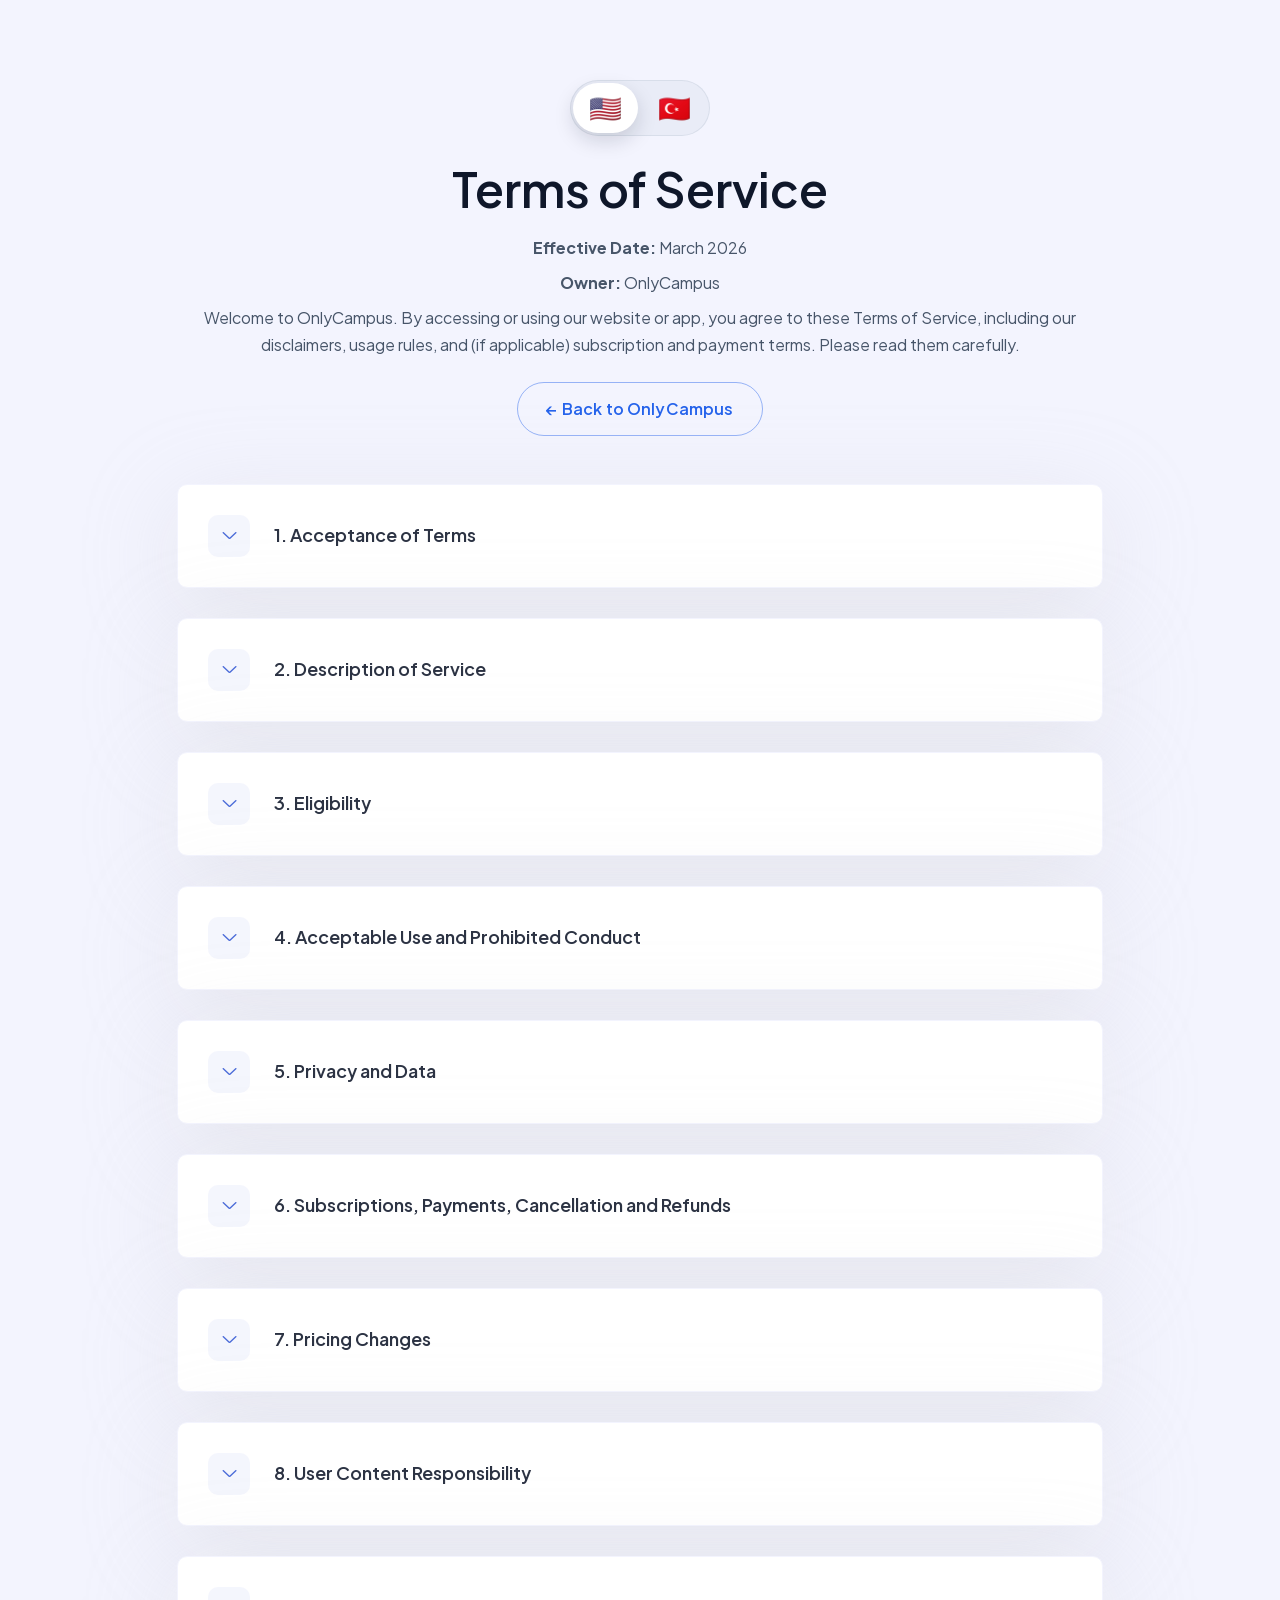
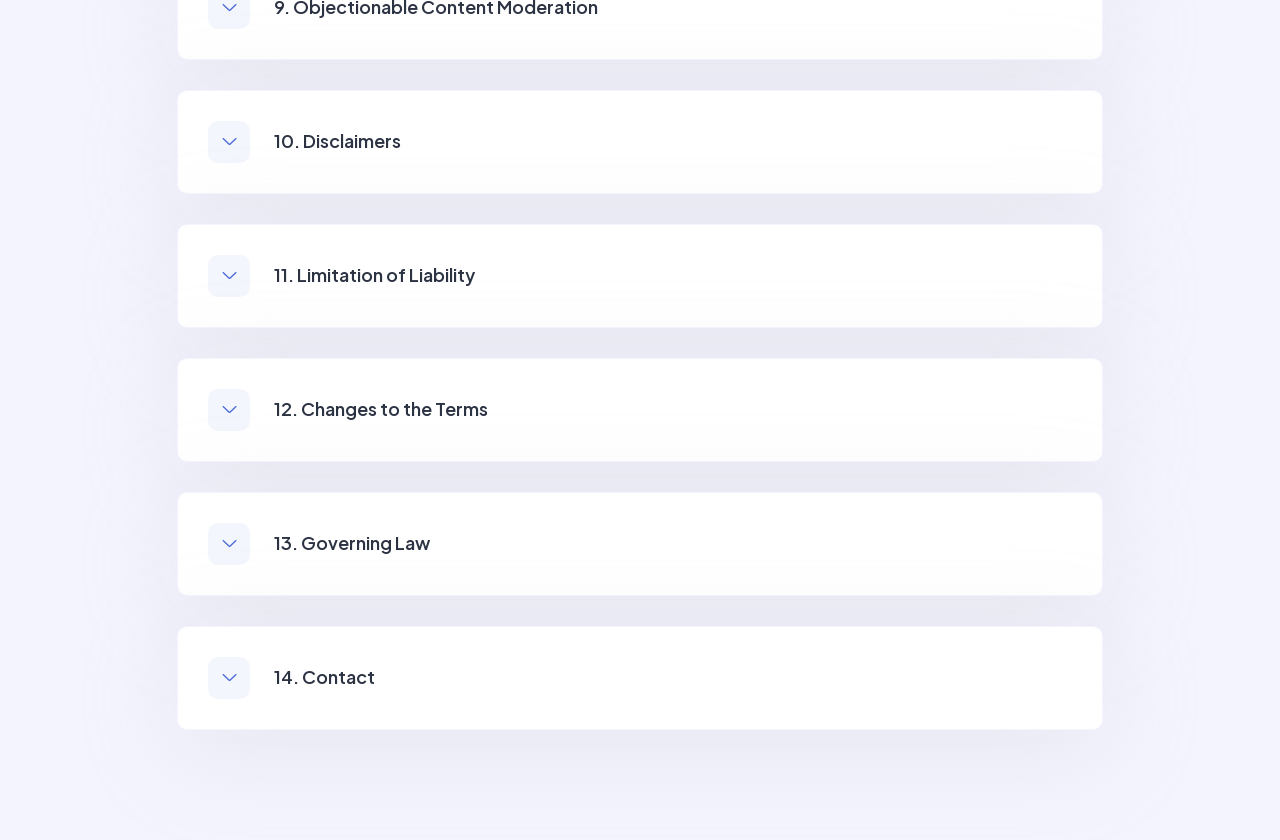
<file: footer-pages/terms.html>
<!DOCTYPE html>
<html lang="en">
<head>
    <meta charset="UTF-8">
    <meta name="viewport" content="width=device-width, initial-scale=1.0">
    <title>Terms of Service | OnlyCampus</title>
    <script>
        (function () {
            try {
                var params = new URLSearchParams(window.location.search);
                var lang = params.get("lang") || localStorage.getItem("onlycampus_legal_lang");
                if (lang === "tr") {
                    document.documentElement.setAttribute("data-lang", "tr");
                    document.documentElement.lang = "tr";
                }
            } catch (error) {}
        })();
    </script>
    <link rel="stylesheet" href="../assets/css/bootstrap.min.css" />
    <link rel="stylesheet" href="../assets/css/animate.css" />
    <link rel="stylesheet" href="../assets/css/lineicons.css" />
    <link rel="stylesheet" href="../assets/css/ud-styles.css" />
    <link rel="stylesheet" href="../assets/css/override.css" />
    <style>
        .ud-lang-switch{display:inline-flex;border-radius:999px;gap:4px;padding:2px;border:1px solid rgba(148,163,184,.2);background:rgba(148,163,184,.1)}
        .ud-lang-btn{display:inline-flex;border:0;background:transparent;font-size:1.65rem;font-weight:600;padding:12px 16px;line-height:1;height:50px;align-items:center;justify-content:center;color:#0f172a;cursor:pointer;border-radius:999px}
        .ud-lang-btn.is-active{background:#fff;color:#0f172a;box-shadow:0 8px 20px rgba(15,23,42,.15)}
        .lang-tr{display:none}
        [data-lang="tr"] .lang-tr{display:block}
        [data-lang="tr"] span.lang-tr{display:inline}
        [data-lang="tr"] .lang-en{display:none}
    </style>
</head>
<body style="background-color: #f3f4fe; min-height: 100vh;">
    <section class="ud-faq" style="padding: 80px 0; background-color: #f3f4fe;">
        <div class="container">
            <div class="row">
                <div class="col-lg-10 col-md-12 mx-auto">
                    <div class="text-center mb-5">
                        <div class="ud-lang-switch mb-4" role="group" aria-label="Language selector">
                            <button type="button" class="ud-lang-btn is-active" data-lang="en" aria-pressed="true">🇺🇸</button>
                            <button type="button" class="ud-lang-btn" data-lang="tr" aria-pressed="false">🇹🇷</button>
                        </div>
                        <h1 class="mb-3">
                            <span class="lang-en">Terms of Service</span>
                            <span class="lang-tr">Kullanım Şartları</span>
                        </h1>
                        <p class="mb-2">
                            <strong><span class="lang-en">Effective Date:</span><span class="lang-tr">Yürürlük Tarihi:</span></strong>
                            <span class="lang-en">March 2026</span><span class="lang-tr">Mart 2026</span>
                        </p>
                        <p class="mb-2">
                            <strong><span class="lang-en">Owner:</span><span class="lang-tr">Sahip:</span></strong> OnlyCampus
                        </p>
                        <div class="mb-4">
                            <p class="lang-en">Welcome to OnlyCampus. By accessing or using our website or app, you agree to these Terms of Service, including our disclaimers, usage rules, and (if applicable) subscription and payment terms. Please read them carefully.</p>
                            <p class="lang-tr">OnlyCampus'a hoş geldiniz. Web sitemize veya uygulamamıza erişerek ya da kullanarak; feragatnameler, kullanım kuralları ve (geçerliyse) abonelik ile ödeme şartları dahil olmak üzere bu Kullanım Şartlarını kabul etmiş olursunuz. Lütfen dikkatlice okuyunuz.</p>
                        </div>
                        <p>
                            <a href="../index.html" class="ud-main-btn ud-border-btn">
                                <span class="lang-en">← Back to OnlyCampus</span>
                                <span class="lang-tr">← OnlyCampus'a Dön</span>
                            </a>
                        </p>
                    </div>

                    <div class="row">
                        <div class="col-lg-12">
                            <div class="ud-single-faq wow fadeInUp" data-wow-delay=".1s">
                                <div class="accordion">
                                    <button class="ud-faq-btn collapsed" data-bs-toggle="collapse" data-bs-target="#collapseTermsOne">
                                        <span class="icon flex-shrink-0"><i class="lni lni-chevron-down"></i></span>
                                        <span>
                                            <span class="lang-en">1. Acceptance of Terms</span>
                                            <span class="lang-tr">1. Şartların Kabulü</span>
                                        </span>
                                    </button>
                                    <div id="collapseTermsOne" class="accordion-collapse collapse">
                                        <div class="ud-faq-body">
                                            <div class="lang-en">
                                                <p class="mb-2">By creating an account, using the app, or visiting our website, you agree to these terms and our <a href="privacy-policy.html">Privacy Policy</a>. If you do not agree, do not use our services.</p>
                                            </div>
                                            <div class="lang-tr">
                                                <p class="mb-2">Hesap oluşturarak, uygulamayı kullanarak veya web sitemizi ziyaret ederek bu şartları ve <a href="privacy-policy.html">Gizlilik Politikamızı</a> kabul etmiş olursunuz. Kabul etmiyorsanız hizmetlerimizi kullanmayınız.</p>
                                            </div>
                                        </div>
                                    </div>
                                </div>
                            </div>

                            <div class="ud-single-faq wow fadeInUp" data-wow-delay=".15s">
                                <div class="accordion">
                                    <button class="ud-faq-btn collapsed" data-bs-toggle="collapse" data-bs-target="#collapseTermsTwo">
                                        <span class="icon flex-shrink-0"><i class="lni lni-chevron-down"></i></span>
                                        <span>
                                            <span class="lang-en">2. Description of Service</span>
                                            <span class="lang-tr">2. Hizmet Açıklaması</span>
                                        </span>
                                    </button>
                                    <div id="collapseTermsTwo" class="accordion-collapse collapse">
                                        <div class="ud-faq-body">
                                            <div class="lang-en">
                                                <p class="mb-2">OnlyCampus provides a student-first platform that brings courses, planning, schedules, events, and community into one place. The service helps you stay organized, connected, and on track with your studies. It is not a substitute for official university systems, academic advising, or institutional communication channels.</p>
                                            </div>
                                            <div class="lang-tr">
                                                <p class="mb-2">OnlyCampus; dersleri, planlamayı, programları, etkinlikleri ve topluluğu tek bir yerde bir araya getiren öğrenci odaklı bir platform sunar. Hizmet, düzenli kalmanıza, bağlantıda olmanıza ve çalışmalarınızla uyumlu ilerlemenize yardımcı olur. Resmi üniversite sistemlerinin, akademik danışmanlığın veya kurumsal iletişim kanallarının yerini tutmaz.</p>
                                            </div>
                                        </div>
                                    </div>
                                </div>
                            </div>

                            <div class="ud-single-faq wow fadeInUp" data-wow-delay=".2s">
                                <div class="accordion">
                                    <button class="ud-faq-btn collapsed" data-bs-toggle="collapse" data-bs-target="#collapseTermsThree">
                                        <span class="icon flex-shrink-0"><i class="lni lni-chevron-down"></i></span>
                                        <span>
                                            <span class="lang-en">3. Eligibility</span>
                                            <span class="lang-tr">3. Uygunluk Koşulları</span>
                                        </span>
                                    </button>
                                    <div id="collapseTermsThree" class="accordion-collapse collapse">
                                        <div class="ud-faq-body">
                                            <div class="lang-en">
                                                <p class="mb-2">You must be at least 13 years of age (or the minimum age in your jurisdiction) to use OnlyCampus. If you are under 18, use should be with parental or guardian awareness. By using the service, you represent that you meet these requirements.</p>
                                            </div>
                                            <div class="lang-tr">
                                                <p class="mb-2">OnlyCampus'u kullanmak için en az 13 yaşında olmanız (veya bulunduğunuz yargı bölgesindeki asgari yaşı karşılamanız) gerekmektedir. 18 yaşın altındaysanız, ebeveyn veya veli bilgisiyle kullanmanız önerilir. Hizmeti kullanarak bu gereksinimleri karşıladığınızı beyan etmiş olursunuz.</p>
                                            </div>
                                        </div>
                                    </div>
                                </div>
                            </div>

                            <div class="ud-single-faq wow fadeInUp" data-wow-delay=".1s">
                                <div class="accordion">
                                    <button class="ud-faq-btn collapsed" data-bs-toggle="collapse" data-bs-target="#collapseTermsFour">
                                        <span class="icon flex-shrink-0"><i class="lni lni-chevron-down"></i></span>
                                        <span>
                                            <span class="lang-en">4. Acceptable Use and Prohibited Conduct</span>
                                            <span class="lang-tr">4. Kabul Edilebilir Kullanım ve Yasaklar</span>
                                        </span>
                                    </button>
                                    <div id="collapseTermsFour" class="accordion-collapse collapse">
                                        <div class="ud-faq-body">
                                            <div class="lang-en">
                                                <p class="mb-2">You agree to use OnlyCampus only for lawful purposes and in a way that does not harm others or our systems.</p>
                                                <p class="mb-2"><strong>You may not:</strong></p>
                                                <ul style="list-style-type: disc; padding-left: 20px; margin-bottom: 20px;">
                                                    <li>Share your account or use another person's account without permission</li>
                                                    <li>Harass, abuse, threaten, or harm others, or use the service for bullying or hate speech</li>
                                                    <li>Reverse-engineer, scrape, overload, or attempt to gain unauthorized access to our systems or data</li>
                                                    <li>Use the service for any illegal purpose or in violation of applicable laws</li>
                                                    <li>Resell, sublicense, or commercially exploit the service without our written consent</li>
                                                    <li>Use automated means (bots, scripts) to access the service except where we explicitly allow it</li>
                                                </ul>
                                                <p>We may suspend or terminate your access if you breach these rules. We may also report illegal activity to the relevant authorities.</p>
                                            </div>
                                            <div class="lang-tr">
                                                <p class="mb-2">OnlyCampus'u yalnızca yasal amaçlarla ve başkalarına ya da sistemlerimize zarar vermeyecek biçimde kullanmayı kabul edersiniz.</p>
                                                <p class="mb-2"><strong>Aşağıdakileri yapamazsınız:</strong></p>
                                                <ul style="list-style-type: disc; padding-left: 20px; margin-bottom: 20px;">
                                                    <li>Hesabınızı başkasıyla paylaşmak veya izinsiz olarak başkasının hesabını kullanmak</li>
                                                    <li>Başkalarını taciz etmek, istismar etmek, tehdit etmek veya zarar vermek; hizmeti zorbalık ya da nefret söylemi amacıyla kullanmak</li>
                                                    <li>Sistemlerimizi veya verilerimizi tersine mühendislikle incelemeye, veri toplamaya, aşırı yük bindirmeye ya da yetkisiz erişim sağlamaya çalışmak</li>
                                                    <li>Hizmeti yasadışı herhangi bir amaç için veya geçerli yasaları ihlal ederek kullanmak</li>
                                                    <li>Yazılı onayımız olmaksızın hizmeti yeniden satmak, alt lisans vermek veya ticari amaçla kullanmak</li>
                                                    <li>Açıkça izin verilen durumlar dışında hizmete erişmek için otomatik araçlar (botlar, komut dosyaları) kullanmak</li>
                                                </ul>
                                                <p>Bu kuralları ihlal etmeniz durumunda erişiminizi askıya alabilir veya sonlandırabiliriz. Yasadışı faaliyetleri ilgili makamlara da bildirebiliriz.</p>
                                            </div>
                                        </div>
                                    </div>
                                </div>
                            </div>

                            <div class="ud-single-faq wow fadeInUp" data-wow-delay=".15s">
                                <div class="accordion">
                                    <button class="ud-faq-btn collapsed" data-bs-toggle="collapse" data-bs-target="#collapseTermsFive">
                                        <span class="icon flex-shrink-0"><i class="lni lni-chevron-down"></i></span>
                                        <span>
                                            <span class="lang-en">5. Privacy and Data</span>
                                            <span class="lang-tr">5. Gizlilik ve Veri</span>
                                        </span>
                                    </button>
                                    <div id="collapseTermsFive" class="accordion-collapse collapse">
                                        <div class="ud-faq-body">
                                            <div class="lang-en">
                                                <p class="mb-2">Your privacy is important to us. How we collect, use, and protect your data is described in our <a href="privacy-policy.html">Privacy Policy</a> and, where applicable, our in-app settings. By using OnlyCampus, you consent to such processing in line with those policies.</p>
                                            </div>
                                            <div class="lang-tr">
                                                <p class="mb-2">Gizliliğiniz bizim için önemlidir. Verilerinizi nasıl topladığımız, kullandığımız ve koruduğumuz <a href="privacy-policy.html">Gizlilik Politikamızda</a> ve geçerli olduğu durumlarda uygulama içi ayarlarımızda açıklanmıştır. OnlyCampus'u kullanarak, bu politikalarla uyumlu şekilde işleme onay vermiş olursunuz.</p>
                                            </div>
                                        </div>
                                    </div>
                                </div>
                            </div>

                            <div class="ud-single-faq wow fadeInUp" data-wow-delay=".2s">
                                <div class="accordion">
                                    <button class="ud-faq-btn collapsed" data-bs-toggle="collapse" data-bs-target="#collapseTermsSix">
                                        <span class="icon flex-shrink-0"><i class="lni lni-chevron-down"></i></span>
                                        <span>
                                            <span class="lang-en">6. Subscriptions, Payments, Cancellation and Refunds</span>
                                            <span class="lang-tr">6. Abonelikler, Ödemeler, İptal ve İadeler</span>
                                        </span>
                                    </button>
                                    <div id="collapseTermsSix" class="accordion-collapse collapse">
                                        <div class="ud-faq-body">
                                            <div class="lang-en">
                                                <p class="mb-2">If OnlyCampus offers paid features, subscriptions, or in-app purchases:</p>
                                                <ul style="list-style-type: disc; padding-left: 20px; margin-bottom: 20px;">
                                                    <li><strong>Pricing:</strong> Prices and currency are shown at the point of purchase. We may change prices with notice; existing subscriptions are not affected until renewal unless otherwise stated.</li>
                                                    <li><strong>Renewal:</strong> Subscriptions renew automatically at the end of each period unless you cancel before the renewal date. You can manage or cancel in your device's subscription settings (App Store or Google Play).</li>
                                                    <li><strong>Cancellation:</strong> You may cancel at any time. Cancellation stops future charges; access continues until the end of the current billing period.</li>
                                                    <li><strong>Refunds:</strong> Refund requests are handled according to the platform's policy (Apple App Store or Google Play). Contact us for billing issues; we will assist in line with platform rules.</li>
                                                    <li><strong>Free trials:</strong> If we offer a free trial, you may be charged when the trial ends unless you cancel before that date. We will clearly state the trial length and renewal terms at sign-up.</li>
                                                </ul>
                                                <p>If there are no paid features at the time you use the service, these terms will apply if we introduce them later.</p>
                                                <p class="mb-2"><strong>Current Subscription Plans</strong></p>
                                                <p class="mb-2">OnlyCampus offers the following auto-renewable subscription plans:</p>
                                                <ul style="list-style-type: disc; padding-left: 20px; margin-bottom: 20px;">
                                                    <li><strong>OnlyCampus Premium Yearly:</strong> 1-year subscription, auto-renews annually. Price: ₺499.99 / year (Turkey). Prices in other regions are shown at the time of purchase in the App Store or Google Play.</li>
                                                    <li><strong>OnlyCampus Premium Monthly:</strong> 1-month subscription, auto-renews monthly. Price: ₺49.99 / month (Turkey). Prices in other regions are shown at the time of purchase in the App Store or Google Play.</li>
                                                </ul>
                                                <p class="mb-0">Payment will be charged to your App Store or Google Play account at confirmation of purchase. Your subscription will automatically renew unless cancelled at least 24 hours before the end of the current period. You can manage or cancel your subscription in your device's account settings at any time.</p>
                                            </div>
                                            <div class="lang-tr">
                                                <p class="mb-2">OnlyCampus ücretli özellikler, abonelikler veya uygulama içi satın almalar sunuyorsa:</p>
                                                <ul style="list-style-type: disc; padding-left: 20px; margin-bottom: 20px;">
                                                    <li><strong>Fiyatlandırma:</strong> Fiyatlar ve para birimi satın alma noktasında gösterilir. Bildirimde bulunarak fiyatları değiştirebiliriz; mevcut abonelikler, aksi belirtilmedikçe yenilemeye kadar etkilenmez.</li>
                                                    <li><strong>Yenileme:</strong> Abonelikler, yenileme tarihinden önce iptal edilmedikçe her dönem sonunda otomatik olarak yenilenir. Yönetim veya iptal için cihazınızın abonelik ayarlarını (App Store veya Google Play) kullanabilirsiniz.</li>
                                                    <li><strong>İptal:</strong> İstediğiniz zaman iptal edebilirsiniz. İptal işlemi gelecekteki ücretleri durdurur; erişiminiz mevcut fatura döneminin sonuna kadar sürer.</li>
                                                    <li><strong>İadeler:</strong> İade talepleri, platformun politikasına (Apple App Store veya Google Play) göre işleme alınır. Fatura sorunları için bizimle iletişime geçin; platform kuralları çerçevesinde yardımcı olacağız.</li>
                                                    <li><strong>Ücretsiz Denemeler:</strong> Ücretsiz deneme sunuyorsak, belirtilen süre içinde iptal etmezseniz deneme bitiminde ücretlendirilebilirsiniz. Deneme süresi ve yenileme koşulları kayıt sırasında açıkça belirtilecektir.</li>
                                                </ul>
                                                <p>Hizmeti kullandığınız sırada ücretli özellik bulunmuyorsa, ilerleyen süreçte sunulması halinde bu şartlar geçerli olacaktır.</p>
                                                <p class="mb-2"><strong>Mevcut Abonelik Planları</strong></p>
                                                <p class="mb-2">OnlyCampus aşağıdaki otomatik yenilenen abonelik planlarını sunmaktadır:</p>
                                                <ul style="list-style-type: disc; padding-left: 20px; margin-bottom: 20px;">
                                                    <li><strong>OnlyCampus Premium Yıllık:</strong> 1 yıllık abonelik, her yıl otomatik olarak yenilenir. Fiyat: ₺499,99 / yıl (Türkiye). Diğer bölgelerdeki fiyatlar satın alma sırasında App Store veya Google Play'de gösterilir.</li>
                                                    <li><strong>OnlyCampus Premium Aylık:</strong> 1 aylık abonelik, her ay otomatik olarak yenilenir. Fiyat: ₺49,99 / ay (Türkiye). Diğer bölgelerdeki fiyatlar satın alma sırasında App Store veya Google Play'de gösterilir.</li>
                                                </ul>
                                                <p class="mb-0">Ödeme, satın alma onayında App Store veya Google Play hesabınıza yansıtılır. Aboneliğiniz, mevcut dönemin bitiminden en az 24 saat önce iptal edilmediği sürece otomatik olarak yenilenir. Aboneliğinizi istediğiniz zaman cihazınızın hesap ayarlarından yönetebilir veya iptal edebilirsiniz.</p>
                                            </div>
                                        </div>
                                    </div>
                                </div>
                            </div>

                            <div class="ud-single-faq wow fadeInUp" data-wow-delay=".1s">
                                <div class="accordion">
                                    <button class="ud-faq-btn collapsed" data-bs-toggle="collapse" data-bs-target="#collapseTermsPricing">
                                        <span class="icon flex-shrink-0"><i class="lni lni-chevron-down"></i></span>
                                        <span>
                                            <span class="lang-en">7. Pricing Changes</span>
                                            <span class="lang-tr">7. Fiyat Değişiklikleri</span>
                                        </span>
                                    </button>
                                    <div id="collapseTermsPricing" class="accordion-collapse collapse">
                                        <div class="ud-faq-body">
                                            <div class="lang-en">
                                                <p class="mb-2">Prices for any paid features, subscriptions, or in-app purchases are subject to change at any time. We will notify you of any price changes at least <strong>1 month (30 days) in advance</strong> before the new price takes effect. Notice will be provided via email, in-app notification, or another prominent method.</p>
                                                <p class="mb-0">If you do not agree to a price change, you may cancel your subscription before the new price comes into effect. Continued use of the service after a price change takes effect constitutes your acceptance of the new price.</p>
                                            </div>
                                            <div class="lang-tr">
                                                <p class="mb-2">Ücretli özellikler, abonelikler veya uygulama içi satın almalar için fiyatlar her an değiştirilebilir. Yeni fiyatın yürürlüğe girmesinden en az <strong>1 ay (30 gün)</strong> öncesinde sizi bilgilendireceğiz. Bildirim; e-posta, uygulama içi bildirim veya başka belirgin bir yöntemle yapılacaktır.</p>
                                                <p class="mb-0">Bir fiyat değişikliğini kabul etmiyorsanız, yeni fiyat yürürlüğe girmeden önce aboneliğinizi iptal edebilirsiniz. Fiyat değişikliğinin yürürlüğe girmesinin ardından hizmeti kullanmaya devam etmeniz, yeni fiyatı kabul ettiğiniz anlamına gelir.</p>
                                            </div>
                                        </div>
                                    </div>
                                </div>
                            </div>

                            <div class="ud-single-faq wow fadeInUp" data-wow-delay=".15s">
                                <div class="accordion">
                                    <button class="ud-faq-btn collapsed" data-bs-toggle="collapse" data-bs-target="#collapseTermsUserContent">
                                        <span class="icon flex-shrink-0"><i class="lni lni-chevron-down"></i></span>
                                        <span>
                                            <span class="lang-en">8. User Content Responsibility</span>
                                            <span class="lang-tr">8. Kullanıcı İçeriği Sorumluluğu</span>
                                        </span>
                                    </button>
                                    <div id="collapseTermsUserContent" class="accordion-collapse collapse">
                                        <div class="ud-faq-body">
                                            <div class="lang-en">
                                                <p class="mb-2">The student (user) is <strong>solely and entirely responsible</strong> for any content they create, upload, share, or otherwise make available on the OnlyCampus platform. This includes but is not limited to: notes, course materials, messages, profile information, comments, and any other user-generated content.</p>
                                                <p class="mb-2">By submitting content to the platform, you represent and warrant that:</p>
                                                <ul style="list-style-type: disc; padding-left: 20px; margin-bottom: 20px;">
                                                    <li>You own or have the necessary rights to the content you submit</li>
                                                    <li>Your content does not violate any applicable laws or third-party rights (including intellectual property rights)</li>
                                                    <li>Your content does not contain harmful, offensive, defamatory, or illegal material</li>
                                                </ul>
                                                <p class="mb-0">OnlyCampus reserves the right to remove any content that violates these terms or applicable law, and to suspend or terminate accounts of users who repeatedly or seriously breach this responsibility. We are not liable for any content submitted by users.</p>
                                            </div>
                                            <div class="lang-tr">
                                                <p class="mb-2">Öğrenci (kullanıcı), OnlyCampus platformunda oluşturduğu, yüklediği, paylaştığı veya başka bir şekilde kullanıma sunduğu tüm içerikten <strong>yalnızca ve tamamen sorumludur</strong>. Bu durum; notlar, ders materyalleri, mesajlar, profil bilgileri, yorumlar ve diğer kullanıcı tarafından oluşturulan içerikler dahil ancak bunlarla sınırlı olmamak üzere tüm içerikleri kapsar.</p>
                                                <p class="mb-2">Platforma içerik göndererek aşağıdakileri beyan ve taahhüt etmiş olursunuz:</p>
                                                <ul style="list-style-type: disc; padding-left: 20px; margin-bottom: 20px;">
                                                    <li>Gönderdiğiniz içeriğe sahip olduğunuzu veya gerekli haklara sahip olduğunuzu</li>
                                                    <li>İçeriğinizin geçerli herhangi bir yasayı veya üçüncü taraf haklarını (fikri mülkiyet hakları dahil) ihlal etmediğini</li>
                                                    <li>İçeriğinizin zararlı, saldırgan, karalayıcı veya yasadışı materyal içermediğini</li>
                                                </ul>
                                                <p class="mb-0">OnlyCampus, bu şartları veya geçerli yasaları ihlal eden içerikleri kaldırma ve bu sorumluluğu tekrar tekrar ya da ağır biçimde ihlal eden kullanıcıların hesaplarını askıya alma veya sonlandırma hakkını saklı tutar. Kullanıcılar tarafından gönderilen hiçbir içerikten sorumlu değiliz.</p>
                                            </div>
                                        </div>
                                    </div>
                                </div>
                            </div>

                            <div class="ud-single-faq wow fadeInUp" data-wow-delay=".2s">
                                <div class="accordion">
                                    <button class="ud-faq-btn collapsed" data-bs-toggle="collapse" data-bs-target="#collapseTermsObjContent">
                                        <span class="icon flex-shrink-0"><i class="lni lni-chevron-down"></i></span>
                                        <span>
                                            <span class="lang-en">9. Objectionable Content Moderation</span>
                                            <span class="lang-tr">9. Uygunsuz İçerik Moderasyonu</span>
                                        </span>
                                    </button>
                                    <div id="collapseTermsObjContent" class="accordion-collapse collapse">
                                        <div class="ud-faq-body">
                                            <div class="lang-en">
                                                <p class="mb-0">We will act on objectionable content reports within 24 hours by removing the content and ejecting the user who provided the offending content.</p>
                                            </div>
                                            <div class="lang-tr">
                                                <p class="mb-0">Uygunsuz içerik bildirimlerini 24 saat içinde değerlendireceğiz: bildirilen içeriği kaldıracak ve söz konusu içeriği sağlayan kullanıcıyı platformdan çıkaracağız.</p>
                                            </div>
                                        </div>
                                    </div>
                                </div>
                            </div>

                            <div class="ud-single-faq wow fadeInUp" data-wow-delay=".1s">
                                <div class="accordion">
                                    <button class="ud-faq-btn collapsed" data-bs-toggle="collapse" data-bs-target="#collapseTermsSeven">
                                        <span class="icon flex-shrink-0"><i class="lni lni-chevron-down"></i></span>
                                        <span>
                                            <span class="lang-en">10. Disclaimers</span>
                                            <span class="lang-tr">10. Feragatnameler</span>
                                        </span>
                                    </button>
                                    <div id="collapseTermsSeven" class="accordion-collapse collapse">
                                        <div class="ud-faq-body">
                                            <div class="lang-en">
                                                <p class="mb-2">OnlyCampus is provided "as is." We do not guarantee that the service will be uninterrupted, error-free, or suitable for every situation. <strong>The service does not provide academic, legal, or official institutional advice.</strong> Schedules, course data, and features are for planning and convenience only. For official academic matters, deadlines, or emergencies, contact your institution or local services. We are not responsible for decisions made based on information shown in the app.</p>
                                            </div>
                                            <div class="lang-tr">
                                                <p class="mb-2">OnlyCampus "olduğu gibi" sunulmaktadır. Hizmetin kesintisiz, hatasız veya her durum için uygun olacağını garanti etmiyoruz. <strong>Hizmet akademik, hukuki veya resmi kurumsal tavsiye sunmamaktadır.</strong> Programlar, ders verileri ve özellikler yalnızca planlama ve kolaylık amaçlıdır. Resmi akademik konular, son tarihler veya acil durumlar için kurumunuzla ya da yerel hizmetlerle iletişime geçiniz. Uygulamada gösterilen bilgilere dayanarak alınan kararlardan sorumlu değiliz.</p>
                                            </div>
                                        </div>
                                    </div>
                                </div>
                            </div>

                            <div class="ud-single-faq wow fadeInUp" data-wow-delay=".15s">
                                <div class="accordion">
                                    <button class="ud-faq-btn collapsed" data-bs-toggle="collapse" data-bs-target="#collapseTermsLiability">
                                        <span class="icon flex-shrink-0"><i class="lni lni-chevron-down"></i></span>
                                        <span>
                                            <span class="lang-en">11. Limitation of Liability</span>
                                            <span class="lang-tr">11. Sorumluluk Sınırlaması</span>
                                        </span>
                                    </button>
                                    <div id="collapseTermsLiability" class="accordion-collapse collapse">
                                        <div class="ud-faq-body">
                                            <div class="lang-en">
                                                <p class="mb-2">To the extent permitted by law, OnlyCampus and its affiliates are not liable for any indirect, incidental, or consequential damages arising from your use of the service. Our total liability is limited to the amount you paid us (if any) in the twelve months before the claim.</p>
                                            </div>
                                            <div class="lang-tr">
                                                <p class="mb-2">Yasanın izin verdiği ölçüde, OnlyCampus ve iştirakleri, hizmetin kullanımından kaynaklanan dolaylı, arızi veya sonuçsal zararlardan sorumlu değildir. Toplam sorumluluğumuz, talep öncesindeki on iki ay içinde bize ödediğiniz tutarla (varsa) sınırlıdır.</p>
                                            </div>
                                        </div>
                                    </div>
                                </div>
                            </div>

                            <div class="ud-single-faq wow fadeInUp" data-wow-delay=".1s">
                                <div class="accordion">
                                    <button class="ud-faq-btn collapsed" data-bs-toggle="collapse" data-bs-target="#collapseTermsEight">
                                        <span class="icon flex-shrink-0"><i class="lni lni-chevron-down"></i></span>
                                        <span>
                                            <span class="lang-en">12. Changes to the Terms</span>
                                            <span class="lang-tr">12. Şartlardaki Değişiklikler</span>
                                        </span>
                                    </button>
                                    <div id="collapseTermsEight" class="accordion-collapse collapse">
                                        <div class="ud-faq-body">
                                            <div class="lang-en">
                                                <p class="mb-2">We may update these terms from time to time. We will post the revised terms on this page and update the "Effective date" or "Last updated" date. Continued use of the service after changes constitutes acceptance of the new terms. For material changes, we may notify you via email or in-app message where required by law.</p>
                                            </div>
                                            <div class="lang-tr">
                                                <p class="mb-2">Bu şartları zaman zaman güncelleyebiliriz. Revize edilmiş şartları bu sayfada yayınlayacak ve "Yürürlük tarihi" veya "Son güncelleme" tarihini değiştireceğiz. Değişikliklerin ardından hizmeti kullanmaya devam etmek yeni şartları kabul ettiğiniz anlamına gelir. Önemli değişiklikler için, yasanın gerektirdiği durumlarda sizi e-posta veya uygulama içi mesajla bilgilendirebiliriz.</p>
                                            </div>
                                        </div>
                                    </div>
                                </div>
                            </div>

                            <div class="ud-single-faq wow fadeInUp" data-wow-delay=".15s">
                                <div class="accordion">
                                    <button class="ud-faq-btn collapsed" data-bs-toggle="collapse" data-bs-target="#collapseTermsGov">
                                        <span class="icon flex-shrink-0"><i class="lni lni-chevron-down"></i></span>
                                        <span>
                                            <span class="lang-en">13. Governing Law</span>
                                            <span class="lang-tr">13. Geçerli Hukuk</span>
                                        </span>
                                    </button>
                                    <div id="collapseTermsGov" class="accordion-collapse collapse">
                                        <div class="ud-faq-body">
                                            <div class="lang-en">
                                                <p class="mb-2">These Terms shall be governed by the laws of the State of Texas, United States (or, if applicable, the laws of Türkiye), without regard to conflict of law principles. Any disputes arising from or relating to these Terms or the service shall be subject to the exclusive jurisdiction of the courts of the State of Texas, United States, unless mandatory consumer protection laws in your country (e.g. Türkiye) require otherwise.</p>
                                                <p class="mb-0">If you are in the European Union or another jurisdiction with mandatory consumer rights, those rights remain unaffected.</p>
                                            </div>
                                            <div class="lang-tr">
                                                <p class="mb-2">Bu Şartlar, çatışma hukuku ilkeleri gözetilmeksizin, Amerika Birleşik Devletleri Texas Eyaleti hukuku (veya geçerliyse Türkiye hukuku) uyarınca yönetilecektir. Bu Şartlardan veya hizmetten doğan anlaşmazlıklar, zorunlu tüketici koruma yasalarının (örn. Türkiye) aksi gerektirmediği sürece, ABD Texas Eyaleti mahkemelerinin münhasır yargı yetkisine tabi olacaktır.</p>
                                                <p class="mb-0">Avrupa Birliği'nde veya zorunlu tüketici haklarına sahip başka bir yargı bölgesindeyseniz, bu haklar etkilenmez.</p>
                                            </div>
                                        </div>
                                    </div>
                                </div>
                            </div>

                            <div class="ud-single-faq wow fadeInUp" data-wow-delay=".2s">
                                <div class="accordion">
                                    <button class="ud-faq-btn collapsed" data-bs-toggle="collapse" data-bs-target="#collapseTermsNine">
                                        <span class="icon flex-shrink-0"><i class="lni lni-chevron-down"></i></span>
                                        <span>
                                            <span class="lang-en">14. Contact</span>
                                            <span class="lang-tr">14. İletişim</span>
                                        </span>
                                    </button>
                                    <div id="collapseTermsNine" class="accordion-collapse collapse">
                                        <div class="ud-faq-body">
                                            <div class="lang-en">
                                                <p class="mb-2">For questions about these Terms of Service: <a href="mailto:support@onlycampus.ai">support@onlycampus.ai</a> or see our <a href="contact.html">Contact &amp; Support</a> page.</p>
                                            </div>
                                            <div class="lang-tr">
                                                <p class="mb-2">Bu Kullanım Şartlarına ilişkin sorularınız için: <a href="mailto:support@onlycampus.ai">support@onlycampus.ai</a> veya <a href="contact.html">İletişim ve Destek</a> sayfamıza bakınız.</p>
                                            </div>
                                        </div>
                                    </div>
                                </div>
                            </div>
                        </div>
                    </div>
                </div>
            </div>
        </div>
    </section>

    <script src="../assets/js/bootstrap.bundle.min.js"></script>
    <script src="../assets/js/wow.min.js"></script>
    <script src="../assets/js/main.js"></script>
</body>
</html>
</file>
<file: assets/css/override.css>
/* PJS-FONT-OVERRIDE */
@font-face{font-family:'Plus Jakarta Sans';font-style:normal;font-weight:400;font-display:swap;src:url(../fonts/PlusJakartaSans.woff2) format('woff2')}
@font-face{font-family:'Plus Jakarta Sans';font-style:normal;font-weight:500;font-display:swap;src:url(../fonts/PlusJakartaSans.woff2) format('woff2')}
@font-face{font-family:'Plus Jakarta Sans';font-style:normal;font-weight:600;font-display:swap;src:url(../fonts/PlusJakartaSans.woff2) format('woff2')}
@font-face{font-family:'Plus Jakarta Sans';font-style:normal;font-weight:700;font-display:swap;src:url(../fonts/PlusJakartaSans.woff2) format('woff2')}
@font-face{font-family:'Plus Jakarta Sans';font-style:normal;font-weight:800;font-display:swap;src:url(../fonts/PlusJakartaSans.woff2) format('woff2')}
html,body,body *:not(i):not([class*="lni"]){font-family:'Plus Jakarta Sans',system-ui,-apple-system,'Segoe UI',sans-serif !important}
@keyframes fadeInUp{0%{opacity:0;transform:translateY(20px)}to{opacity:1;transform:translateY(0)}}@keyframes fadeIn{0%{opacity:0;transform:scale(.95)}to{opacity:1;transform:scale(1)}}:root{--bs-primary:#2f6bff;--bs-secondary:#1e4fbf;--bs-primary-rgb:47, 107, 255;--bs-secondary-rgb:30, 79, 191;--text-primary:#0f172a;--text-secondary:#475569;--text-tertiary:#64748b;--surface-1:#ffffff;--surface-2:#f8fafc;--surface-3:#eef2ff;--shadow-soft:0 14px 40px rgba(15, 23, 42, 0.12);--shadow-strong:0 24px 60px rgba(15, 23, 42, 0.18);--hero-gradient:linear-gradient(135deg, #0f3a75 0%, #1c57b7 45%, #3b82f6 100%)}body,html{overflow-x:hidden}html{-webkit-text-size-adjust:100%;box-sizing:border-box}*,::after,::before{box-sizing:inherit}body{max-width:100%;width:100%;font-size:100%;font-family:"Poppins",-apple-system,BlinkMacSystemFont,"Segoe UI","Inter","Roboto","Helvetica Neue",Arial,sans-serif;color:var(--text-secondary);line-height:1.6;-webkit-font-smoothing:antialiased;-moz-osx-font-smoothing:grayscale;text-rendering:optimizeLegibility}iframe,img,video{max-width:100%;height:auto}@media (max-width:768px){body,html{font-size:100%}}.ud-app-preview,.ud-contact,.ud-features,.ud-pricing,.ud-social-follow,.ud-stats,.ud-testimonials{background:linear-gradient(180deg,#fff 0,#f8fafc 60%,#eef2ff 100%)}.ud-hero{background:var(--hero-gradient)!important;padding:200px 0 140px!important;position:relative;overflow:hidden}.ud-hero::before{content:"";position:absolute;top:0;left:0;right:0;bottom:0;background:radial-gradient(circle at 20% 50%,rgba(59,130,246,.2)0,transparent 50%),radial-gradient(circle at 80% 80%,rgba(14,116,144,.2)0,transparent 50%);pointer-events:none}.ud-hero-content{position:relative;z-index:1}.ud-hero-kicker{display:inline-block;font-size:.95rem;font-weight:600;color:#dbeafe;letter-spacing:.04em;text-transform:uppercase;margin-bottom:12px}.ud-hero-title{color:#fff!important;font-size:3.3rem!important}.ud-hero-desc{color:#e2e8f0!important;font-size:1.15rem}.ud-hero-buttons .ud-main-btn{border-radius:999px!important;padding:12px 28px!important}.ud-hero-media{position:relative;z-index:1;display:flex;justify-content:center;align-items:center;padding:18px;border-radius:26px;background:rgba(255,255,255,.12);border:1px solid rgba(255,255,255,.2);backdrop-filter:blur(8px)}.ud-hero-media::after{content:"";position:absolute;inset:-10%;background:radial-gradient(circle at 30% 30%,rgba(255,255,255,.4),transparent 60%);z-index:-1}.ud-hero-media img{max-width:520px;width:100%;border-radius:18px;box-shadow:var(--shadow-strong)}.ud-hero-media-cards{position:absolute;inset:0;pointer-events:none}.ud-hero-card{position:absolute;background:#fff;border-radius:16px;padding:12px 16px;box-shadow:0 18px 40px rgba(15,23,42,.18);border:1px solid rgba(148,163,184,.2);display:flex;flex-direction:column;gap:2px;min-width:140px}.ud-hero-card:nth-child(1){top:14%;right:-12%}.ud-hero-card:nth-child(2){bottom:12%;left:-10%}@media (max-width:1024px) and (min-width:992px){.ud-hero-card:nth-child(2){left:-2%}}.ud-hero-card-label{font-size:.75rem;text-transform:uppercase;letter-spacing:.08em;color:var(--text-tertiary)}.ud-hero-card-value{font-size:1.3rem;color:var(--text-primary)}@media (max-width:991px){.ud-hero-media{margin-top:32px}.ud-hero-card{position:static}.ud-hero-media-cards{position:static;display:flex;justify-content:center;gap:12px;margin-top:16px}}@media (max-width:768px){.ud-hero-media-cards{flex-direction:column;align-items:stretch;width:100%}.ud-hero-card{width:100%;min-width:0;max-width:100%;padding:12px 14px}}@media (max-width:425px){.ud-hero-media-cards{align-items:flex-start;justify-content:flex-start}.ud-hero-card{align-self:flex-start}.ud-hero-media .ud-hero-media-cards[data-site-list=hero-media-cards]{position:static!important;display:flex!important;flex-direction:column!important;align-items:flex-start!important;justify-content:flex-start!important;width:100%!important;padding-left:0!important}.ud-hero-media .ud-hero-media-cards[data-site-list=hero-media-cards] .ud-hero-card{position:static!important;width:100%!important;max-width:100%!important;min-width:0!important;align-self:flex-start!important;margin-left:-10px!important}}.ud-stats{padding:80px 0;background:var(--surface-2);border-top:1px solid rgba(148,163,184,.2);border-bottom:1px solid rgba(148,163,184,.2)}.ud-stat-card{background:var(--surface-1);border-radius:16px;padding:28px 24px;border:1px solid rgba(148,163,184,.15);box-shadow:0 14px 32px rgba(15,23,42,.08);text-align:center}.ud-stat-value{font-size:2rem;font-weight:700;color:var(--text-primary);margin-bottom:6px}.ud-stat-label{color:var(--text-secondary);font-size:1rem}.ud-stats-note{margin-top:6px;font-size:.95rem;color:var(--text-tertiary)}.ud-brand-strip{padding:32px 0;background:#fff}#app-preview,#brand-strip,#contact,#download,#faq,#features,#home,#pricing,#social-gallery,#stats,#testimonials{scroll-margin-top:100px}.ud-brand-strip-inner{display:flex;flex-direction:column;gap:20px;align-items:center}.ud-brand-strip-label{font-size:.95rem;text-transform:uppercase;letter-spacing:.16em;color:var(--text-tertiary);font-weight:600}.ud-brand-strip-logos{display:flex;flex-wrap:wrap;gap:28px;justify-content:center;align-items:center}.ud-brand-strip-logos img{height:28px;opacity:.6;filter:grayscale(1);transition:opacity .2s ease,filter .2s ease}.ud-brand-strip-logos img:hover{opacity:1;filter:grayscale(0)}@media (max-width:1024px){.ud-hero{padding:130px 0 80px!important}}.ud-header .navbar-brand img{height:88px!important;width:88px!important;max-width:88px!important;max-height:88px!important;object-fit:contain;aspect-ratio:1/1}.ud-header{background:0 0!important;transition:background .2s ease,box-shadow .2s ease}.ud-header.sticky{background:rgba(255,255,255,.86)!important;backdrop-filter:blur(12px);box-shadow:0 16px 40px rgba(15,23,42,.12)}.ud-header:not(.sticky) .navbar-nav .nav-item a{color:#f8fafc!important}.ud-header:not(.sticky) .navbar-toggler .toggler-icon{background:#f8fafc!important}@media (max-width:991px){.ud-header .navbar-collapse.show .navbar-nav .nav-item a{color:var(--text-primary)!important;opacity:1!important;visibility:visible!important}.ud-header .navbar-collapse .navbar-nav{display:flex!important;flex-direction:column!important;align-items:stretch!important;text-align:left!important}.ud-header .navbar-collapse .navbar-nav .nav-item{width:100%;margin:0!important;padding:0!important}.ud-header .navbar-collapse .navbar-nav .nav-item a{display:block!important;width:100%!important;padding:12px 0!important;text-align:left!important}.ud-header .navbar-brand img{height:72px!important;width:72px!important;max-width:72px!important;max-height:72px!important}}@media (max-width:575px){.ud-header .navbar-brand img{height:60px!important;width:60px!important;max-width:60px!important;max-height:60px!important}}.ud-header .navbar-brand{padding:10px 0!important;display:flex;align-items:center}@media (max-width:1199px) and (min-width:992px){.ud-header .navbar{flex-wrap:nowrap;align-items:center}.ud-header .navbar-brand{order:1}.ud-header .navbar-brand img{height:56px!important;width:56px!important;max-width:56px!important}.ud-header .navbar-collapse{order:2;width:auto;flex:1 1 0;min-width:0;display:flex;justify-content:center}.ud-header .ud-nav-right{order:3;margin-left:auto;flex:0 0 auto}.ud-header .navbar-nav{flex-wrap:wrap;justify-content:center;align-content:center;padding:0;gap:4px 10px;max-width:100%}.ud-header .navbar-nav .nav-item>a{font-size:.8rem!important;padding:4px 3px;white-space:nowrap}.ud-header .container{padding-left:12px!important;padding-right:12px!important}}@media (max-width:991px){.ud-header .navbar{display:flex!important;align-items:center!important;flex-wrap:nowrap}.ud-header .navbar-brand{order:1}.ud-header .navbar-brand,.ud-header .navbar-toggler,.ud-header .ud-nav-right{display:flex!important;align-items:center!important;align-self:center}.ud-header .navbar-toggler{flex-direction:column!important;justify-content:center!important;order:2;margin-left:auto}.ud-header .ud-nav-right{order:3;margin-left:8px}.ud-header .navbar-collapse{order:4;width:100%;flex-basis:100%}}.ud-main-btn{background:linear-gradient(135deg,#2563eb 0,#3b82f6 100%)!important;border:0!important;color:#fff!important;font-weight:600!important;font-size:1rem!important;padding:12px 28px!important;border-radius:999px!important;transition:color .2s ease,background-color .2s ease,border-color .2s ease,opacity .2s ease,transform .2s ease,box-shadow .2s ease;letter-spacing:.01em;box-shadow:0 12px 28px rgba(37,99,235,.35)}.ud-single-feature{background:var(--surface-1);box-shadow:var(--shadow-soft);transition:transform .2s ease,box-shadow .2s ease}.ud-single-feature,.ud-single-pricing{border-radius:16px;border:1px solid rgba(148,163,184,.12)}.ud-single-pricing,.ud-single-testimonial{background:var(--surface-1);box-shadow:var(--shadow-soft)}.ud-single-pricing.active{border-color:rgba(59,130,246,.35)}.ud-single-feature{padding:24px 22px}.ud-single-feature:hover{transform:translateY(-6px);box-shadow:0 22px 46px rgba(15,23,42,.18)}.ud-feature-icon{background:linear-gradient(135deg,#e0f2fe 0,#eef2ff 100%);border-radius:16px}.ud-main-btn:focus,.ud-main-btn:hover{background:linear-gradient(135deg,#1d4ed8 0,#2563eb 100%)!important;color:#fff!important;transform:translateY(-1px);box-shadow:0 16px 36px rgba(37,99,235,.42)!important}.ud-white-btn{background-color:#fff!important;color:#1e3a8a!important;border:1px solid rgba(148,163,184,.6)!important;box-shadow:0 10px 20px rgba(15,23,42,.12)}.ud-white-btn:focus,.ud-white-btn:hover{background-color:#f8fafc!important;color:#1e3a8a!important}.ud-main-btn.ud-border-btn{background:0 0!important;border:1px solid rgba(37,99,235,.45)!important;color:#2563eb!important;box-shadow:none}.ud-main-btn.ud-border-btn:focus,.ud-main-btn.ud-border-btn:hover{border-color:rgba(37,99,235,.8)!important;background:rgba(37,99,235,.08)!important}.ud-hero .ud-main-btn.ud-border-btn{border-color:rgba(255,255,255,.35)!important;color:#fff!important;background:0 0!important}.ud-hero .ud-main-btn.ud-border-btn:focus,.ud-hero .ud-main-btn.ud-border-btn:hover{border-color:rgba(255,255,255,.7)!important;background:rgba(255,255,255,.08)!important}.ud-header a:hover{color:#6cb9cf!important}.ud-faq-btn:not(.collapsed){background-color:var(--bs-secondary)!important;color:var(--text-primary)!important;border-color:var(--bs-secondary)!important}h1,h2,h3,h4,h5,h6{font-weight:600!important}.ud-header .navbar-nav .nav-item a{font-weight:500!important;font-size:1rem!important;transition:color .2s ease}.ud-header .navbar-nav .nav-item a,.ud-header.sticky .navbar-nav .nav-item a,h1,h2,h3,h4,h5,h6{color:var(--text-primary)!important}.ud-header .navbar-nav .nav-item a.active{color:var(--bs-primary)!important;font-weight:600!important}.ud-footer .ud-widget-links li a:hover,.ud-header .navbar-nav .nav-item a:hover{color:var(--bs-primary)!important}.ud-nav-right{margin-left:auto;display:flex;align-items:center}.ud-lang-btn,.ud-lang-switch{display:inline-flex;border-radius:999px}.ud-lang-switch{gap:4px;padding:2px;border:1px solid rgba(148,163,184,.2);background:rgba(148,163,184,.1)}.ud-lang-btn{border:0;background:0 0;font-size:1.65rem;font-weight:600;padding:12px 16px;line-height:1;height:50px;align-items:center;justify-content:center;color:var(--text-primary);cursor:pointer;transition:color .2s ease,background-color .2s ease,border-color .2s ease,opacity .2s ease,transform .2s ease,box-shadow .2s ease}.ud-lang-btn.is-active{background:#fff;color:#0f172a;box-shadow:0 8px 20px rgba(15,23,42,.15)}.ud-header:not(.sticky) .ud-lang-switch{background:rgba(255,255,255,.12);border-color:rgba(255,255,255,.25)}.ud-header:not(.sticky) .ud-lang-btn{color:#f8fafc}.ud-header:not(.sticky) .ud-lang-btn.is-active{background:rgba(255,255,255,.95);color:#0f172a}@media (max-width:991px){.ud-nav-right{margin-left:0}.ud-lang-switch{margin-top:12px}}.store-badge,.store-badge img{border-radius:12px;box-sizing:border-box}.store-badge img{background:0 0;box-shadow:none;background:rgba(255,255,255,.1);box-shadow:0 4px 15px rgba(0,0,0,.2);transition:color .3s ease,background-color .3s ease,border-color .3s ease,opacity .3s ease,transform .3s ease,box-shadow .3s ease;width:100%!important;height:100%!important;object-fit:cover!important;object-position:center;padding:0;display:block;visibility:visible}.store-badge img:hover{transform:scale(1.03);transform:scale(1.05) translateY(-2px);box-shadow:0 6px 20px rgba(0,0,0,.3)}.store-badge{display:inline-flex;align-items:center;justify-content:center;width:240px;height:68px;line-height:0;overflow:hidden;background:#000;cursor:pointer;border:1px solid rgba(148,163,184,.2)}.ud-hero-buttons{display:flex;gap:12px;justify-content:flex-start;flex-wrap:wrap}.ud-hero-content .ud-hero-title{color:#fff!important;font-weight:700!important;font-size:3.2rem!important;line-height:1.2!important;letter-spacing:-.02em!important;margin-bottom:1.5rem!important;text-align:left;text-shadow:0 2px 20px rgba(0,0,0,.3);max-width:560px}.ud-hero-content .ud-hero-desc{color:rgba(255,255,255,.95)!important;font-size:1.15rem!important;line-height:1.7!important;font-weight:400!important;opacity:1!important;max-width:520px;margin:0 0 1.5rem;text-shadow:0 1px 10px rgba(0,0,0,.2)}@media screen and (max-width:991px){.ud-hero-content .ud-hero-desc,.ud-hero-content .ud-hero-title{font-size:2.5rem!important;line-height:1.3!important;text-align:center;margin-left:auto;margin-right:auto}.ud-hero-content .ud-hero-desc{font-size:1.125rem!important;line-height:1.6!important}.ud-hero-buttons{justify-content:center}}@media screen and (max-width:575px){.ud-hero-content .ud-hero-title{font-size:2rem!important;line-height:1.2!important}.ud-hero-content .ud-hero-desc{font-size:1rem!important;line-height:1.5!important}}.ud-header .navbar-btn .signup-btn:focus,.ud-header .navbar-btn .signup-btn:hover{background-color:#6abac5!important;border-color:#6bd8d4!important;color:#fff!important}@media (max-width:576px){.signup-btn,.ud-main-btn,.ud-white-btn{padding:8px 24px;font-size:.95rem;min-width:100px}}.accordion-collapse,.ud-faq-body{background:#f9f9f9;border-radius:8px}.accordion-collapse{transition:height .18s ease-out!important;margin-top:6px}.ud-faq-body{padding:14px 18px;box-shadow:0 2px 6px rgba(0,0,0,.05)}.ud-faq-btn:hover{background-color:#f2f2f2}.ud-faq-btn:not(.collapsed){background-color:#f2fdf9;font-weight:600}.ud-faq-btn .lni-chevron-down{transition:transform .2s ease}.ud-faq-btn:not(.collapsed) .lni-chevron-down{transform:rotate(180deg)}.ud-feature-icon{background:var(--bs-primary)!important;color:#fff!important}.ud-widget-socials i{font-size:28px}.ud-widget-socials i:hover{transform:scale(1.2)}@media (max-width:1199px) and (min-width:768px){.ud-widget-socials i{font-size:24px}}@media (max-width:767px){.ud-widget-socials i{font-size:20px}}.ud-single-testimonial{background:#fff;border-radius:16px;padding:26px;min-height:280px;box-shadow:0 6px 20px rgba(0,0,0,.14);border:1px solid rgba(0,0,0,.05);transition:transform .3s ease,box-shadow .3s ease;display:flex;flex-direction:column}.ud-single-testimonial:hover{transform:translateY(-4px);box-shadow:0 10px 26px rgba(0,0,0,.18)}.ud-testimonials-swiper .swiper-wrapper{gap:20px}.swiper-slide,.ud-testimonials-swiper .swiper-slide{display:flex;height:auto}.ud-testimonial-content p{margin-bottom:18px;flex-grow:1}.ud-testimonial-info{display:flex;align-items:center;gap:12px;margin-top:auto}.ud-social-follow{padding:200px 0;text-align:center}.ud-social-follow .ud-section-title h2{margin-bottom:70px}.ud-social-icons,.ud-social-icons li a{display:flex;justify-content:center;align-items:center}.ud-social-icons{list-style:none;padding:0;margin:0;gap:40px;flex-wrap:wrap}.ud-social-icons li a{width:80px;height:80px;font-size:36px;background:#1a1a1a;border-radius:50%;color:#fff;box-shadow:0 8px 20px rgba(0,0,0,.25);transition:color .3s ease,background-color .3s ease,border-color .3s ease,opacity .3s ease,transform .3s ease,box-shadow .3s ease}.ud-social-icons li a:hover{background:var(--bs-primary);transform:translateY(-6px);box-shadow:0 10px 25px rgba(0,0,0,.35)}@media (max-width:768px){.ud-social-icons li a{width:65px;height:65px;font-size:28px}.ud-social-follow h2{font-size:1.6rem}}#contact{margin-bottom:0!important;padding-bottom:20px!important}.ud-footer .ud-widget-title{font-size:1.25rem!important;font-weight:700!important;color:var(--text-primary)!important}.ud-footer{background:#f8fafc!important;padding-top:48px!important}.ud-footer .shape{display:none}.ud-footer-bottom{background:#eef2ff;border-top:1px solid rgba(148,163,184,.2)}.ud-footer .ud-widget-desc,.ud-footer .ud-widget-links li a,.ud-footer .ud-widget-socials a{font-size:1rem!important;line-height:1.7!important;color:var(--text-secondary)!important}.ud-footer .ud-widget-socials a{line-height:0!important;margin-right:0!important}.ud-footer .ud-widget-socials{padding-left:0;margin:0;width:100%;display:flex;justify-content:flex-start!important;align-items:center;gap:10px}.ud-footer .ud-footer-widgets .container{padding-left:24px!important;padding-right:24px!important}.ud-footer .ud-footer-columns{display:flex;flex-wrap:wrap;gap:0 24px;align-items:flex-start}.ud-footer .ud-footer-columns .ud-footer-col{flex:1 1 0;min-width:0;max-width:none}.ud-footer .ud-footer-col{display:flex;flex-direction:column;align-items:center;text-align:center;gap:3px;padding-left:0!important;padding-right:0!important}.ud-footer .ud-footer-col .ud-footer-logo{padding:0!important;min-height:88px}.ud-footer .ud-footer-col .ud-widget-title{padding:0!important;min-height:88px;display:flex;align-items:center;justify-content:center}.ud-footer .ud-footer-col .ud-widget{width:100%;display:flex;flex-direction:column;align-items:center}.ud-footer .ud-footer-col .ud-widget,.ud-footer .ud-footer-col .ud-widget .ud-widget-desc,.ud-footer .ud-footer-col .ud-widget .ud-widget-links,.ud-footer .ud-footer-col .ud-widget .ud-widget-socials,.ud-footer .ud-footer-col .ud-widget p{margin:0!important;padding:0!important;text-align:center}.ud-footer .ud-footer-col .ud-widget .ud-widget-links{list-style:none}.ud-footer .ud-widget:not(.ud-widget--social){width:100%;display:flex;flex-direction:column;align-items:center;text-align:center!important}.ud-footer .ud-widget.ud-widget--social{width:100%;display:flex!important;flex-direction:column!important;align-items:center!important;gap:2px;text-align:center!important}.ud-footer .ud-widget.ud-widget--social .ud-widget-title{margin:0!important;text-align:left!important}.ud-footer .ud-widget.ud-widget--social .ud-widget-socials{margin:0!important;padding-left:0!important;flex-wrap:nowrap;width:100%!important;gap:10px}.ud-footer .ud-widget.ud-widget--social .ud-widget-socials,.ud-footer .ud-widget.ud-widget--social .ud-widget-socials a,.ud-footer .ud-widget.ud-widget--social .ud-widget-socials li{display:flex!important;align-items:center!important;justify-content:center!important}.ud-footer .ud-widget.ud-widget--social .ud-widget-socials a{line-height:0!important}.ud-footer .ud-widget.ud-widget--social .ud-widget-socials a i{display:block!important;line-height:1!important}.ud-footer .ud-footer-col .ud-footer-logo{display:flex!important;align-items:center;justify-content:center;margin:0!important}.ud-footer .ud-footer-col .ud-footer-logo img{display:block;width:88px!important;height:88px!important;object-fit:contain}.ud-footer .ud-footer-col .ud-widget-title{margin:0!important;font-size:1.25rem!important;font-weight:700!important;color:var(--text-primary)!important}.ud-footer .ud-widget-socials{}.ud-footer .ud-widget-socials li{list-style:none;margin:0!important;padding:0!important}.ud-footer .ud-widget-socials li+li{margin-left:0!important}.ud-footer .ud-widget-socials a,.ud-footer .ud-widget-socials i{cursor:pointer!important;user-select:none!important;-webkit-user-select:none!important;-webkit-tap-highlight-color:transparent}.ud-footer-bottom p{font-size:.95rem!important;line-height:1.6!important;color:#334155!important}@media (max-width:767px){.ud-footer .ud-footer-logo,.ud-footer .ud-widget,.ud-footer .ud-widget-desc,.ud-footer .ud-widget-links,.ud-footer .ud-widget-links li,.ud-footer .ud-widget-title{text-align:center!important;margin-left:0;margin-right:0}.ud-footer .ud-widget{width:100%;max-width:100%}.ud-footer .ud-widget-desc,.ud-footer [data-site=footer-emergency-text]{overflow-wrap:anywhere;word-break:break-word}.ud-footer .ud-widget.ud-widget--social .ud-widget-socials{flex-direction:row!important;align-items:center!important;gap:10px!important}.ud-footer .ud-footer-columns{gap:24px 16px}.ud-footer .ud-widget-socials{justify-content:center!important}.ud-footer .ud-footer-logo img{display:block;margin-left:0;margin-right:0;width:72px!important;height:72px!important;aspect-ratio:1/1;object-fit:contain}}@media (max-width:1024px){.ud-footer .ud-widget.ud-widget--social .ud-widget-socials{flex-direction:row!important;flex-wrap:wrap!important;align-items:center!important;justify-content:center!important;gap:10px!important;width:100%!important;max-width:100%!important}.ud-footer .ud-widget.ud-widget--social .ud-widget-socials li{flex:0 0 50%!important;max-width:50%!important;display:flex!important;justify-content:center!important}}@media (max-width:767px){.ud-footer .ud-widget{text-align:left!important}.ud-footer .ud-widget-socials{justify-content:flex-start!important}}.ud-footer .ud-footer-logo img{width:88px!important;height:88px!important;aspect-ratio:1/1;object-fit:contain}.ud-single-pricing{transition:transform .3s ease,box-shadow .3s ease}.ud-single-pricing:hover{transform:translateY(-6px);box-shadow:0 20px 44px rgba(15,23,42,.18);z-index:2}.ud-single-pricing.active{transform:translateY(-8px);box-shadow:0 26px 60px rgba(37,99,235,.22);z-index:1}.ud-single-pricing.active:hover{transform:translateY(-10px);box-shadow:0 30px 70px rgba(37,99,235,.28);z-index:3}.ud-single-pricing.active .ud-pricing-header h3{color:#fff!important}.ud-single-pricing.active .ud-pricing-header h4{color:#fff!important}.ud-single-pricing.active .ud-pricing-body ul li{color:rgba(255,255,255,.92)!important}.ud-single-pricing.active .ud-pricing-footer .ud-main-btn.ud-white-btn{background:#fff!important;color:#1e3a8a!important}.ud-single-pricing.active .ud-popular-tag{background:#fff;color:#2563eb}.ud-testimonials-swiper .swiper-slide{margin-right:0!important}.ud-hero-powerwords{position:relative;width:100vw;left:50%;right:50%;margin-left:-50vw;margin-right:-50vw;margin-top:3rem;padding:20px 0;display:flex;justify-content:center;align-items:center;flex-wrap:wrap;gap:18px;text-align:center;font-size:1.1rem;font-weight:500;letter-spacing:.5px;color:rgba(255,255,255,.9)!important;background:rgba(255,255,255,.1);backdrop-filter:blur(10px);border-top:1px solid rgba(255,255,255,.2);border-bottom:1px solid rgba(255,255,255,.2)}.ud-hero-powerwords .pw-item{color:rgba(255,255,255,.95)!important;text-shadow:0 1px 3px rgba(0,0,0,.2)}.ud-hero-powerwords .pw-separator{color:rgba(255,255,255,.6)!important}.ud-feature-title,.ud-pricing-header h3{font-size:1.5rem!important;font-weight:600!important;color:var(--text-primary)!important}.ud-feature-desc,.ud-pricing-body ul li,li,p{font-size:1rem!important;line-height:1.7!important;color:var(--text-secondary)!important}.ud-pricing-header h4{font-size:2rem!important;color:var(--bs-primary)!important;font-weight:700!important}.ud-single-pricing .ud-main-btn{font-size:1rem!important;padding:10px 28px!important}.ud-faq-btn,.ud-team-info h5{font-weight:600!important;color:var(--text-primary)!important}.ud-faq-btn{font-size:1.125rem!important;line-height:1.6!important}.ud-faq-body,.ud-testimonial-content p{font-size:1rem!important;line-height:1.75!important;color:var(--text-secondary)!important}.ud-team-info h5{font-size:1.25rem!important}.ud-team-info h6{font-size:1rem!important;font-weight:400!important;color:var(--text-tertiary)!important}.ud-team-socials i{font-size:24px!important;transition:transform .2s ease}.ud-team-socials i:hover{transform:scale(1.2)}.ud-testimonial-content p{font-size:1.125rem!important}.ud-testimonial-highlight{background:#fff;border-radius:20px;padding:28px 32px;max-width:780px;margin:0 auto 36px;border:1px solid rgba(148,163,184,.2);box-shadow:0 18px 48px rgba(15,23,42,.12);text-align:center}.ud-testimonial-quote{font-size:1.2rem;color:var(--text-primary);line-height:1.7;margin-bottom:16px;font-weight:500}.ud-testimonial-author{display:flex;flex-direction:column;gap:4px;color:var(--text-tertiary)}.ud-testimonial-name{color:var(--text-primary);font-weight:600}.ud-download-cta{padding:80px 0;background:linear-gradient(135deg,rgba(37,99,235,.08),rgba(59,130,246,.04))}.ud-download-card{background:#fff;border-radius:24px;padding:40px 44px;display:flex;flex-wrap:wrap;align-items:center;justify-content:space-between;gap:24px;border:1px solid rgba(148,163,184,.2);box-shadow:0 20px 50px rgba(15,23,42,.12)}.ud-download-eyebrow{font-size:.9rem;text-transform:uppercase;letter-spacing:.14em;color:var(--bs-primary);font-weight:600}.ud-download-content h2{margin-top:10px;margin-bottom:10px}.ud-download-desc{max-width:520px;color:var(--text-secondary)}.ud-download-actions,.ud-download-trust{display:flex;gap:14px;flex-wrap:wrap}.ud-download-actions .store-badge img{width:100%!important;height:100%!important;padding:0;object-fit:cover;object-position:center}.ud-download-trust{gap:18px;align-items:center;margin-top:16px}.ud-download-trust-item{background:#f8fafc;border-radius:999px;padding:8px 14px;display:flex;align-items:center;gap:8px;border:1px solid rgba(148,163,184,.2)}.ud-download-trust-value{font-weight:700;color:var(--text-primary)}.ud-download-trust-label{font-size:.85rem;color:var(--text-tertiary)}.ud-contact-info-wrapper .ud-single-info{display:flex;align-items:flex-start;gap:12px}.ud-contact-info-wrapper .ud-info-icon{flex:0 0 auto}.ud-contact-info-wrapper .ud-info-meta{display:flex;flex-direction:column;align-items:flex-start;gap:4px}.ud-contact-info-wrapper .ud-info-icon{display:inline-flex;align-items:flex-start;justify-content:center;margin-top:8px}.ud-contact-info-wrapper .ud-info-meta h5{line-height:1.1;margin:0}.ud-contact-info-wrapper .ud-info-meta p{margin:0}@media (max-width:991px){.ud-download-card{text-align:center}.ud-download-actions,.ud-download-card,.ud-download-trust{justify-content:center}}.ud-section-title h2,.ud-testimonial-info h4,.ud-testimonial-info h5{font-size:1rem!important;color:var(--text-primary)!important;font-weight:600!important}.ud-testimonial-info p{font-size:.95rem!important;color:var(--text-tertiary)!important}.ud-section-title h2{font-size:2.5rem!important;line-height:1.3!important;font-weight:700!important;margin-top:.5rem!important}.ud-section-title span,a{color:var(--bs-primary)!important}.ud-section-title span{font-size:1rem!important;font-weight:600!important;text-transform:uppercase!important;letter-spacing:.1em!important}.ud-section-title p{font-size:1.125rem!important;line-height:1.7!important;color:var(--text-secondary)!important}a{transition:color .2s ease!important}a:hover{color:var(--bs-secondary)!important}@media (max-width:768px){.ud-section-title h2{font-size:1.8rem!important}.ud-feature-title,.ud-pricing-header h3{font-size:1.15rem!important}.ud-pricing-header h4{font-size:1.4rem!important}.ud-faq-btn{font-size:1rem!important}.ud-team-info h5,.ud-testimonial-content p{font-size:1.05rem!important}.ud-team-info h6{font-size:.95rem!important}.ud-team-socials i{font-size:22px!important}}.ud-widget-socials i{color:var(--bs-primary)!important;transition:color .3s ease,transform .2s ease}.ud-widget-socials a{display:inline-flex;align-items:center;justify-content:center;width:64px;height:64px;border-radius:999px;background:#fff;border:1px solid rgba(148,163,184,.3);transition:transform .2s ease,background .2s ease;cursor:pointer;text-decoration:none;-webkit-tap-highlight-color:transparent}.ud-widget-socials a:hover{transform:translateY(-2px);background:rgba(59,130,246,.08)}.ud-widget-socials a i{cursor:pointer}.ud-widget-socials,.ud-widget-socials a,.ud-widget-socials i,.ud-widget-socials li{user-select:none;-webkit-user-select:none}.ud-widget-socials a i::selection,.ud-widget-socials a::selection{background:0 0}.ud-widget-socials a:hover .lni-youtube{color:red!important;transform:scale(1.2)}.ud-widget-socials a:hover .lni-instagram-filled,.ud-widget-socials a:hover .lni-tiktok{-webkit-background-clip:text;-webkit-text-fill-color:transparent;transform:scale(1.25);transition:color .3s ease,background-color .3s ease,border-color .3s ease,opacity .3s ease,transform .3s ease,box-shadow .3s ease}.ud-widget-socials a:hover .lni-instagram-filled{background:linear-gradient(45deg,#feda75,#fa7e1e,#d62976,#962fbf,#4f5bd5)}.ud-widget-socials a:hover .lni-tiktok{background:linear-gradient(135deg,#25f4ee,#fe2c55)}.ud-widget-socials a:hover .lni-facebook-filled{color:#1877f2!important;transform:scale(1.2)}.ud-hero-content .ud-hero-desc,body{font-family:"Poppins",sans-serif}.ud-hero-desc{font-family:"Poppins",sans-serif!important;font-weight:400;letter-spacing:.3px}.ud-hero-content .ud-hero-desc{text-align:center;letter-spacing:.3px;animation:fadeInUp .8s ease-out forwards}.preview-wrapper{display:inline-block;position:relative;margin-top:-48px;margin-bottom:-24px}.preview-main{border-radius:20px;transition:color .35s ease,background-color .35s ease,border-color .35s ease,opacity .35s ease,transform .35s ease,box-shadow .35s ease;cursor:pointer}.preview-main:hover{transform:scale(1.03);box-shadow:0 12px 25px rgba(0,0,0,.25)}.popup-overlay{display:none;position:fixed!important;inset:0;width:100%;height:100vh;background:rgba(0,0,0,.85);justify-content:center;align-items:center;z-index:9999;margin:0;padding:0}@supports(height:100dvh){.popup-overlay{height:100dvh}}.ud-app-preview{position:relative;overflow:hidden}.popup-content{background:#fff;border-radius:20px;padding:20px;max-width:420px;width:90%;text-align:center;position:relative;animation:fadeIn .3s ease}.popup-close{position:absolute;top:10px;right:18px;font-size:28px;color:var(--text-secondary)!important;cursor:pointer;font-weight:700}.popup-close:hover{color:var(--text-primary)!important}.popup-img{width:100%;border-radius:16px}.swiper-button-next,.swiper-button-prev{color:#5cbdb9}.swiper-pagination-bullet-active{background:#5cbdb9}@media (max-width:600px){.popup-content{max-width:340px}}
/*!* ============================= *!*/
/*!* === Instagram Gallery Section === *!*/
/*!* ============================= *!*/
/*!* 3-column responsive grid *!*/
/*!* Instagram embeds styling *!*/
/*!* Responsive tweaks *!*/
.ud-social-gallery{background:linear-gradient(180deg,#fff 0,#e3f9f0 50%,#d6f0ff 100%);padding:100px 0;border-top:1px solid rgba(0,0,0,.05)}.ud-contact-form label,.ud-contact-title h2,.ud-social-gallery h2{font-weight:700!important;font-size:2rem!important;color:var(--text-primary)!important}.ud-social-gallery .gallery-desc{font-size:1.1rem;color:#334155;max-width:720px;margin:0 auto 40px}.social-grid{display:grid;grid-template-columns:repeat(auto-fit,minmax(300px,1fr));gap:24px;justify-items:center;align-items:start}.social-item{width:100%;max-width:360px;height:560px;border-radius:16px;background:#fff;box-shadow:0 8px 18px rgba(0,0,0,.08);overflow:hidden;display:flex;justify-content:center;align-items:center;position:relative;transition:transform .3s ease,box-shadow .3s ease}.social-item:hover{transform:translateY(-4px);box-shadow:0 10px 24px rgba(0,0,0,.12)}.social-item .fb-post,.social-item blockquote,.social-item iframe{width:100%!important;height:100%!important;border:0!important;margin:0!important;padding:0!important}@media (max-width:992px){.social-grid{grid-template-columns:repeat(2,1fr)}}@media (max-width:576px){.social-grid{grid-template-columns:1fr}}.facebook-embed,.instagram-media,.tiktok-embed,.youtube-embed{max-width:100%;border-radius:0!important;box-shadow:none;background:0 0;overflow:visible;transition:none}.ud-contact-title span{font-size:1rem!important;font-weight:600!important;display:inline-block;color:var(--bs-primary)!important;text-transform:uppercase!important;letter-spacing:.1em!important}.ud-contact-title h2{margin-top:.5rem!important}.ud-info-meta p{font-size:1rem!important;line-height:1.7!important;font-weight:400!important;color:var(--text-secondary)!important}.ud-contact-form label{font-size:.95rem!important;font-weight:500!important}.ud-contact-form input[type=email],.ud-contact-form input[type=text],.ud-contact-form textarea{font-size:1rem!important;color:var(--text-primary)!important;border-color:#e5e7eb!important}.ud-contact-form input::placeholder,.ud-contact-form textarea::placeholder{color:var(--text-tertiary)!important}@media (max-width:575px){.container,.row,.row>[class*=col-],.ud-contact,.ud-download-cta,.ud-features,.ud-footer,.ud-header,.ud-hero,.ud-pricing,.ud-testimonials,footer,header,main,section{max-width:100%!important}.container{width:100%!important;padding-left:15px!important;padding-right:15px!important;box-sizing:border-box!important}.row{margin-left:0!important;margin-right:0!important}.row>[class*=col-]{padding-left:8px!important;padding-right:8px!important;min-width:0!important}.ud-header{left:0;right:0}.ud-header .navbar{min-width:0!important;flex-wrap:wrap}}@media (max-width:480px){.container,.ud-footer .ud-footer-widgets .container{padding-left:14px!important;padding-right:14px!important;max-width:100%!important}}@media (max-width:360px){.container,.ud-footer .ud-footer-widgets .container{padding-left:12px!important;padding-right:12px!important}.ud-header .navbar-brand img{height:48px!important;width:48px!important;max-width:48px!important}.ud-hero-content .ud-hero-title{font-size:1.75rem!important}.ud-hero-content .ud-hero-desc{font-size:.95rem!important;max-width:100%!important}.ud-hero-content .ud-hero-title{max-width:100%!important}.ud-header .navbar{row-gap:0}.ud-nav-right{width:auto!important;margin-left:8px;justify-content:center}.ud-hero-buttons{flex-direction:column;align-items:stretch;gap:10px}.store-badge,.ud-hero-buttons .store-badge{width:100%!important;max-width:100%!important;min-width:0!important}.ud-download-actions{flex-direction:column;align-items:stretch}.ud-download-actions .store-badge{width:100%!important;max-width:100%!important}.ud-footer .ud-footer-widgets .row>div:nth-child(3){padding-left:12px!important;padding-right:12px!important}}@media (max-width:320px){.container,.ud-footer .ud-footer-widgets .container{padding-left:10px!important;padding-right:10px!important;width:100%!important;max-width:100%!important;box-sizing:border-box!important}.ud-header .navbar{flex-wrap:nowrap!important;column-gap:6px}.row>[class*=col-]{padding-left:6px!important;padding-right:6px!important}.ud-header .navbar-collapse.show{max-width:calc(100vw - 20px)!important;right:10px}.ud-header .navbar-brand img{height:40px!important;width:40px!important;max-width:40px!important}.ud-header .navbar-brand{padding:6px 0!important}.ud-nav-right{width:auto!important;margin-left:6px!important}.navbar-toggler{padding:4px!important}.ud-hero-content .ud-hero-title{font-size:1.5rem!important}.ud-download-card{padding:24px 16px!important}.ud-footer .ud-footer-logo img{width:60px!important;height:60px!important}}@media (max-width:767px){.ud-footer .ud-widget.ud-widget--social .ud-widget-socials{flex-direction:row!important;flex-wrap:wrap!important;align-items:center!important;justify-content:center!important;gap:10px!important;max-width:100%}.ud-footer .ud-widget.ud-widget--social .ud-widget-socials li{flex:0 0 50%;max-width:50%;display:flex!important;justify-content:center!important}}@media (max-width:1024px){.ud-footer .ud-widget.ud-widget--social ul.ud-widget-socials{display:grid!important;grid-template-columns:repeat(2,minmax(0,1fr))!important;gap:10px!important;width:100%!important;max-width:100%!important;box-sizing:border-box!important;justify-items:center!important}.ud-footer .ud-widget.ud-widget--social ul.ud-widget-socials>li{width:100%!important;max-width:100%!important;display:flex!important;justify-content:center!important;align-items:center!important;box-sizing:border-box!important}}.ud-contact-info-wrapper .ud-info-meta h3{font-weight:600;font-size:18px;margin-bottom:15px}.ud-widget-title{font-size:1rem}.yt-facade{position:relative;cursor:pointer;display:block;background:#000;border-radius:8px;overflow:hidden}.yt-facade img{width:100.yt-facade{position:relative;cursor:pointer;display:block;background:#000;border-radius:8px;overflow:hidden}.yt-facade img{width:100%;height:auto;display:block;opacity:.85;transition:opacity .2s}.yt-facade:hover img{opacity:.7}.yt-play-btn{position:absolute;top:50%;left:50%;transform:translate(-50%,-50%);background:rgba(255,0,0,.9);border:none;border-radius:50%;width:64px;height:64px;font-size:24px;color:#fff;cursor:pointer;display:flex;align-items:center;justify-content:center;transition:background .2s}.yt-facade:hover .yt-play-btn{background:red}

/* content-visibility removed: was causing CLS 0.174+ due to contain-intrinsic-size:900px not matching actual section heights */

/* Reduce heavy paint effects on mobile first render */
@media (max-width:768px){.ud-hero::before,.ud-hero-media::after{display:none}.ud-hero-media{backdrop-filter:none}}
</file>
<file: assets/css/ud-styles.css>
/* =======

	Template Name: Play Bootstrap
	Author: UIdeck
	Author URI: https://uideck.com/
	Support: https://github.com/uideck/
	Version: 1.0

======== */
/*===========================
  COMMON css 
===========================*/
:root {
  --font: -apple-system, BlinkMacSystemFont, "Segoe UI", Roboto, "Helvetica Neue", Arial, sans-serif;
  --body-color: #637381;
  --heading-color: #212b36;
  --primary-color: #3056d3;
  --white: #ffffff;
}

body {
  font-family: var(--font);
  font-weight: normal;
  font-style: normal;
  color: var(--body-color);
  overflow-x: hidden;
}

* {
  margin: 0;
  padding: 0;
  -webkit-box-sizing: border-box;
  box-sizing: border-box;
}

img {
  max-width: 100%;
}

a,
button,
input,
textarea {
  -webkit-transition: color 0.3s ease-out 0s, background-color 0.3s ease-out 0s, border-color 0.3s ease-out 0s, opacity 0.3s ease-out 0s, transform 0.3s ease-out 0s, box-shadow 0.3s ease-out 0s;
  transition: color 0.3s ease-out 0s, background-color 0.3s ease-out 0s, border-color 0.3s ease-out 0s, opacity 0.3s ease-out 0s, transform 0.3s ease-out 0s, box-shadow 0.3s ease-out 0s;
}

a,
a:focus,
input:focus,
textarea:focus,
button:focus,
.navbar-toggler:focus {
  text-decoration: none;
  outline: none;
  -webkit-box-shadow: none;
          box-shadow: none;
}

a:focus,
a:hover {
  text-decoration: none;
}

i,
span,
a {
  display: inline-block;
}

audio,
canvas,
iframe,
img,
svg,
video {
  vertical-align: middle;
}

h1,
h2,
h3,
h4,
h5,
h6 {
  font-weight: 700;
  color: var(--heading-color);
  margin: 0px;
}

h1 {
  font-size: 48px;
}

h2 {
  font-size: 36px;
}

h3 {
  font-size: 28px;
}

h4 {
  font-size: 22px;
}

h5 {
  font-size: 18px;
}

h6 {
  font-size: 16px;
}

ul,
ol {
  margin: 0px;
  padding: 0px;
  list-style-type: none;
}

p {
  font-size: 16px;
  font-weight: 400;
  line-height: 26px;
  color: var(--body-color);
  margin: 0px;
}

.bg_cover {
  background-position: center center;
  background-size: cover;
  background-repeat: no-repeat;
  width: 100%;
  height: 100%;
}

/*===== All Button Style =====*/
.ud-main-btn {
  display: inline-block;
  text-align: center;
  white-space: nowrap;
  vertical-align: middle;
  font-weight: 500;
  font-size: 16px;
  border-radius: 5px;
  padding: 15px 25px;
  border: 1px solid transparent;
  color: var(--white);
  cursor: pointer;
  z-index: 5;
  -webkit-transition: all 0.4s ease-out 0s;
  transition: all 0.4s ease-out 0s;
  background: var(--primary-color);
}

.ud-main-btn:hover {
  color: var(--white);
  background: var(--heading-color);
}

@media (max-width: 767px) {
  .container {
    padding-left: 40px;
    padding-right: 40px;
  }
}

@media only screen and (min-width: 576px) and (max-width: 767px) {
  .container {
    padding-left: 20px;
    padding-right: 20px;
  }
}

.back-to-top {
  width: 40px;
  height: 40px;
  line-height: 40px;
  background: var(--primary-color);
  -webkit-box-shadow: 0px 0px 5px rgba(0, 0, 0, 0.2);
          box-shadow: 0px 0px 5px rgba(0, 0, 0, 0.2);
  text-align: center;
  -webkit-box-pack: center;
      -ms-flex-pack: center;
          justify-content: center;
  -webkit-box-align: center;
      -ms-flex-align: center;
          align-items: center;
  border-radius: 5px;
  position: fixed;
  right: 30px;
  bottom: 30px;
  z-index: 99;
  color: var(--white);
}

.back-to-top:hover {
  color: var(--white);
  background: var(--heading-color);
}

/* ===== Header CSS ===== */
.ud-header {
  position: absolute;
  top: 0;
  left: 0;
  width: 100%;
  z-index: 99;
  -webkit-transition: all 0.3s ease-out 0s;
  transition: all 0.3s ease-out 0s;
}

.sticky {
  position: fixed;
  z-index: 99;
  background-color: rgba(255, 255, 255, 0.8);
  -webkit-backdrop-filter: blur(5px);
          backdrop-filter: blur(5px);
  -webkit-box-shadow: inset 0 -1px 0 0 rgba(0, 0, 0, 0.1);
  box-shadow: inset 0 -1px 0 0 rgba(0, 0, 0, 0.1);
  -webkit-transition: all 0.3s ease-out 0s;
  transition: all 0.3s ease-out 0s;
}

.sticky .navbar {
  padding: 0;
}

.navbar {
  padding: 0px 0;
  border-radius: 5px;
  position: relative;
  -webkit-transition: all 0.3s ease-out 0s;
  transition: all 0.3s ease-out 0s;
}

.navbar-brand {
  padding: 0;
}

@media only screen and (min-width: 768px) and (max-width: 991px), (max-width: 767px) {
  .navbar-brand {
    padding: 5px 0px;
  }
}

.navbar-brand img {
  max-width: 160px;
}

.navbar-toggler {
  padding: 0;
}

.navbar-toggler .toggler-icon {
  width: 30px;
  height: 2px;
  background-color: var(--white);
  display: block;
  margin: 5px 0;
  position: relative;
  -webkit-transition: all 0.3s ease-out 0s;
  transition: all 0.3s ease-out 0s;
}

.navbar-toggler.active .toggler-icon:nth-of-type(1) {
  -webkit-transform: rotate(45deg);
  transform: rotate(45deg);
  top: 7px;
}

.navbar-toggler.active .toggler-icon:nth-of-type(2) {
  opacity: 0;
}

.navbar-toggler.active .toggler-icon:nth-of-type(3) {
  -webkit-transform: rotate(135deg);
  transform: rotate(135deg);
  top: -7px;
}

@media only screen and (min-width: 768px) and (max-width: 991px), (max-width: 767px) {
  .navbar-collapse {
    position: absolute;
    top: 100%;
    right: 0;
    max-width: 300px;
    width: 100%;
    background-color: var(--white);
    z-index: 9;
    -webkit-box-shadow: 0px 15px 20px 0px rgba(0, 0, 0, 0.1);
    box-shadow: 0px 15px 20px 0px rgba(0, 0, 0, 0.1);
    padding: 0px;
    display: none;
    border-radius: 5px;
  }
  .navbar-collapse.show {
    display: block;
  }
}

@media only screen and (min-width: 768px) and (max-width: 991px), (max-width: 767px) {
  .navbar-nav {
    padding: 20px 30px;
  }
}

.navbar-nav .nav-item {
  position: relative;
  padding: 0px 20px;
}

@media only screen and (min-width: 992px) and (max-width: 1199px) {
  .navbar-nav .nav-item {
    padding: 0px 12px;
  }
}

@media only screen and (min-width: 768px) and (max-width: 991px), (max-width: 767px) {
  .navbar-nav .nav-item {
    padding: 0px;
  }
}

.navbar-nav .nav-item > a {
  font-size: 16px;
  font-weight: 400;
  color: var(--white);
  -webkit-transition: all 0.3s ease-out 0s;
  transition: all 0.3s ease-out 0s;
  padding: 25px 8px;
  position: relative;
}

@media only screen and (min-width: 768px) and (max-width: 991px), (max-width: 767px) {
  .navbar-nav .nav-item > a {
    display: block;
    padding: 8px 0;
    color: var(--heading-color);
  }
}

.navbar-nav .nav-item > a:hover, .navbar-nav .nav-item > a.active {
  color: var(--white);
  opacity: 0.5;
}

@media only screen and (min-width: 768px) and (max-width: 991px), (max-width: 767px) {
  .navbar-nav .nav-item > a:hover, .navbar-nav .nav-item > a.active {
    color: var(--primary-color);
    opacity: 1;
  }
}

.navbar-nav .nav-item .ud-submenu {
  position: absolute;
  width: 250px;
  background: var(--white);
  top: 110%;
  padding: 20px 30px;
  -webkit-box-shadow: 0 15px 44px rgba(140, 140, 140, 0.18);
          box-shadow: 0 15px 44px rgba(140, 140, 140, 0.18);
  border-radius: 5px;
  opacity: 0;
  visibility: hidden;
  -webkit-transition: all 0.3s ease-out 0s;
  transition: all 0.3s ease-out 0s;
}

@media only screen and (min-width: 768px) and (max-width: 991px), (max-width: 767px) {
  .navbar-nav .nav-item .ud-submenu {
    position: static;
    -webkit-box-shadow: none;
            box-shadow: none;
    width: 100%;
    padding: 0px;
    opacity: 1;
    visibility: visible;
    display: none;
  }
}

.navbar-nav .nav-item .ud-submenu.show {
  display: block;
}

.navbar-nav .nav-item .ud-submenu .ud-submenu-link {
  padding: 7px 0;
  color: var(--heading-color);
  font-size: 14px;
}

.navbar-nav .nav-item .ud-submenu .ud-submenu-link:hover {
  color: var(--primary-color);
}

.navbar-nav .nav-item:hover > a {
  color: var(--white);
  opacity: 0.5;
}

@media only screen and (min-width: 768px) and (max-width: 991px), (max-width: 767px) {
  .navbar-nav .nav-item:hover > a {
    color: var(--primary-color);
    opacity: 1;
  }
}

.navbar-nav .nav-item:hover > .ud-submenu {
  opacity: 1;
  visibility: visible;
  top: 100%;
}

.navbar-nav .nav-item.nav-item-has-children > a {
  position: relative;
}

.navbar-nav .nav-item.nav-item-has-children > a::after {
  content: "";
  -webkit-box-sizing: border-box;
          box-sizing: border-box;
  position: absolute;
  width: 10px;
  height: 10px;
  border-bottom: 2px solid;
  border-right: 2px solid;
  -webkit-transform: rotate(45deg) translateY(-50%);
          transform: rotate(45deg) translateY(-50%);
  right: -15px;
  top: 50%;
  margin-top: -2px;
}

@media only screen and (min-width: 768px) and (max-width: 991px), (max-width: 767px) {
  .navbar-nav .nav-item.nav-item-has-children > a::after {
    right: 5px;
  }
}

@media only screen and (min-width: 768px) and (max-width: 991px), (max-width: 767px) {
  .navbar-btn {
    position: absolute;
    top: 50%;
    right: 50px;
    -webkit-transform: translateY(-50%);
    transform: translateY(-50%);
  }
}

.navbar-btn .ud-main-btn {
  padding: 8px 16px;
  background: transparent;
}

.navbar-btn .ud-login-btn:hover {
  opacity: 0.5;
}

.navbar-btn .ud-white-btn {
  background: rgba(255, 255, 255, 0.2);
}

.navbar-btn .ud-white-btn:hover {
  background: white;
  color: var(--heading-color);
}

.sticky .navbar-toggler .toggler-icon {
  background-color: var(--heading-color);
}

.sticky .navbar-nav .nav-item:hover > a {
  color: var(--primary-color);
  opacity: 1;
}

.sticky .navbar-nav .nav-item a {
  color: var(--heading-color);
}

.sticky .navbar-nav .nav-item a.active, .sticky .navbar-nav .nav-item a:hover {
  color: var(--primary-color);
  opacity: 1;
}

.sticky .navbar-btn .ud-main-btn.ud-login-btn {
  color: var(--heading-color);
}

.sticky .navbar-btn .ud-main-btn.ud-login-btn:hover {
  color: var(--primary-color);
  opacity: 1;
}

.sticky .navbar-btn .ud-white-btn {
  background: var(--primary-color);
  color: var(--white);
}

.sticky .navbar-btn .ud-white-btn:hover {
  background: var(--heading-color);
}

/* ===== Hero CSS ===== */
.ud-hero {
  background: var(--primary-color);
  padding-top: 180px;
}

@media only screen and (min-width: 768px) and (max-width: 991px) {
  .ud-hero {
    padding-top: 160px;
  }
}

@media (max-width: 767px) {
  .ud-hero {
    padding-top: 130px;
  }
}

.ud-hero-content {
  max-width: 780px;
  margin: auto;
  margin-bottom: 30px;
}

.ud-hero-content .ud-hero-title {
  color: var(--white);
  font-weight: 700;
  font-size: 45px;
  line-height: 60px;
  text-align: center;
  margin-bottom: 30px;
}

@media only screen and (min-width: 768px) and (max-width: 991px) {
  .ud-hero-content .ud-hero-title {
    font-size: 38px;
    line-height: 50px;
  }
}

@media (max-width: 767px) {
  .ud-hero-content .ud-hero-title {
    font-size: 26px;
    line-height: 38px;
  }
}

.ud-hero-content .ud-hero-desc {
  font-weight: normal;
  font-size: 20px;
  line-height: 35px;
  text-align: center;
  color: var(--white);
  opacity: 0.8;
  max-width: 600px;
  margin: auto;
  margin-bottom: 30px;
}

@media (max-width: 767px) {
  .ud-hero-content .ud-hero-desc {
    font-size: 16px;
    line-height: 30px;
  }
}

.ud-hero-buttons {
  display: -webkit-box;
  display: -ms-flexbox;
  display: flex;
  -webkit-box-align: center;
      -ms-flex-align: center;
          align-items: center;
  -webkit-box-pack: center;
      -ms-flex-pack: center;
          justify-content: center;
}

.ud-hero-buttons .ud-main-btn {
  margin: 8px;
}

@media (max-width: 767px) {
  .ud-hero-buttons .ud-main-btn {
    margin: 5px;
  }
}

@media (max-width: 767px) {
  .ud-hero-buttons .ud-main-btn {
    padding: 12px 16px;
  }
}

.ud-hero-buttons .ud-white-btn {
  background: var(--white);
  color: var(--heading-color);
}

.ud-hero-buttons .ud-white-btn:hover {
  -webkit-box-shadow: 0px 0px 25px rgba(0, 0, 0, 0.2);
          box-shadow: 0px 0px 25px rgba(0, 0, 0, 0.2);
  background: #fefefe;
  color: var(--primary-color);
}

.ud-hero-buttons .ud-link-btn:hover {
  color: var(--white);
  background: transparent;
  opacity: 0.5;
}

.ud-hero-brands-wrapper {
  text-align: center;
  margin-bottom: 40px;
}

.ud-hero-brands-wrapper img {
  -webkit-transition: all 0.3s;
  transition: all 0.3s;
  opacity: 0.5;
  max-width: 250px;
}

.ud-hero-brands-wrapper img:hover {
  opacity: 1;
}

.ud-hero-image {
  max-width: 845px;
  margin: auto;
  text-align: center;
  position: relative;
  z-index: 1;
}

.ud-hero-image img {
  max-width: 100%;
  text-align: center;
}

.ud-hero-image .shape {
  position: absolute;
  z-index: -1;
}

.ud-hero-image .shape.shape-1 {
  bottom: 0;
  left: -30px;
}

.ud-hero-image .shape.shape-2 {
  top: -20px;
  right: -20px;
}

/* ===== Features CSS ===== */
.ud-features {
  padding-top: 120px;
  padding-bottom: 90px;
}

@media (max-width: 767px) {
  .ud-features {
    padding-top: 80px;
    padding-bottom: 40px;
  }
}

.ud-section-title {
  max-width: 620px;
  margin-bottom: 70px;
}

.ud-section-title span {
  font-weight: 600;
  font-size: 18px;
  color: var(--primary-color);
  margin-bottom: 10px;
}

.ud-section-title h2 {
  font-weight: 700;
  font-size: 42px;
  line-height: 55px;
  text-transform: capitalize;
  color: var(--heading-color);
  margin-bottom: 20px;
}

.ud-section-title p {
  font-size: 20px;
  line-height: 30px;
}

@media (max-width: 767px) {
  .ud-section-title p {
    font-size: 16px;
    line-height: 26px;
  }
}

.ud-single-feature {
  margin-bottom: 40px;
}

.ud-single-feature:hover .ud-feature-icon::before {
  -webkit-transform: rotate(45deg);
  transform: rotate(45deg);
}

.ud-single-feature .ud-feature-icon {
  width: 70px;
  height: 70px;
  display: -webkit-box;
  display: -ms-flexbox;
  display: flex;
  -webkit-box-align: center;
      -ms-flex-align: center;
          align-items: center;
  -webkit-box-pack: center;
      -ms-flex-pack: center;
          justify-content: center;
  border-radius: 14px;
  background: var(--primary-color);
  font-size: 32px;
  color: var(--white);
  position: relative;
  z-index: 1;
  text-align: center;
  margin-bottom: 40px;
}

.ud-single-feature .ud-feature-icon::before {
  content: "";
  position: absolute;
  width: 100%;
  height: 100%;
  top: 0;
  left: 0;
  border-radius: 14px;
  background: var(--primary-color);
  opacity: 0.2;
  z-index: -1;
  -webkit-transform: rotate(23deg);
  transform: rotate(23deg);
  -webkit-transition: all 0.3s ease-out 0s;
  transition: all 0.3s ease-out 0s;
}

.ud-single-feature .ud-feature-title {
  font-weight: 700;
  font-size: 20px;
  line-height: 28px;
  margin-bottom: 12px;
}

@media only screen and (min-width: 992px) and (max-width: 1199px) {
  .ud-single-feature .ud-feature-title {
    font-size: 18px;
    line-height: 26px;
  }
}

.ud-single-feature .ud-feature-desc {
  font-size: 16px;
  line-height: 24px;
  margin-bottom: 40px;
}

.ud-single-feature .ud-feature-link {
  font-weight: 500;
  color: var(--body-color);
}

.ud-single-feature .ud-feature-link:hover {
  color: var(--primary-color);
}

/* ===== About CSS ===== */
.ud-about {
  background: #f3f4fe;
  padding: 120px 0;
}

@media (max-width: 767px) {
  .ud-about {
    padding: 80px 0;
  }
}

.ud-about-wrapper {
  background: var(--white);
  border: 1px solid rgba(0, 0, 0, 0.08);
  display: -webkit-box;
  display: -ms-flexbox;
  display: flex;
  -webkit-box-pack: justify;
      -ms-flex-pack: justify;
          justify-content: space-between;
}

@media only screen and (min-width: 768px) and (max-width: 991px), (max-width: 767px) {
  .ud-about-wrapper {
    display: block;
  }
}

.ud-about-content-wrapper {
  padding: 70px;
}

@media (max-width: 767px) {
  .ud-about-content-wrapper {
    padding: 50px 30px;
  }
}

@media only screen and (min-width: 576px) and (max-width: 767px) {
  .ud-about-content-wrapper {
    padding: 50px;
  }
}

.ud-about-content {
  max-width: 500px;
}

.ud-about-content .tag {
  font-weight: 500;
  font-size: 14px;
  color: var(--white);
  background: var(--primary-color);
  padding: 5px 20px;
  display: inline-block;
  margin-bottom: 20px;
}

.ud-about-content h2 {
  font-weight: bold;
  font-size: 36px;
  line-height: 45px;
  margin-bottom: 30px;
}

@media (max-width: 767px) {
  .ud-about-content h2 {
    font-size: 26px;
    line-height: 38px;
  }
}

.ud-about-content p {
  font-size: 16px;
  line-height: 28px;
  margin-bottom: 40px;
}

.ud-about-content .ud-main-btn:hover {
  background: #2748b4;
  -webkit-box-shadow: 0px 0px 10px rgba(0, 0, 0, 0.3);
          box-shadow: 0px 0px 10px rgba(0, 0, 0, 0.3);
}

@media only screen and (min-width: 768px) and (max-width: 991px), (max-width: 767px) {
  .ud-about-image {
    text-align: center;
  }
}

/* ===== Pricing CSS ===== */
.ud-pricing {
  padding-top: 120px;
  padding-bottom: 90px;
}

@media (max-width: 767px) {
  .ud-pricing {
    padding-top: 80px;
    padding-bottom: 40px;
  }
}

.ud-single-pricing {
  margin-bottom: 40px;
  background: var(--white);
  border: 2px solid #d4deff;
  border-radius: 8px;
  text-align: center;
  padding: 45px 30px;
  position: relative;
}

.ud-single-pricing.active {
  background: -webkit-gradient(linear, left top, left bottom, from(#3056d3), to(#179bee));
  background: linear-gradient(180deg, #3056d3 0%, #179bee 100%);
  border: none;
  padding: 55px 30px;
}

.ud-single-pricing.active .ud-pricing-header h3,
.ud-single-pricing.active .ud-pricing-header h4 {
  color: var(--white);
}

.ud-single-pricing.active .ud-pricing-body li {
  color: var(--white);
}

.ud-single-pricing.first-item::after, .ud-single-pricing.last-item::after {
  content: "";
  position: absolute;
  width: 55px;
  height: 55px;
  z-index: 1;
}

.ud-single-pricing.first-item::after {
  background: var(--primary-color);
  left: -2px;
  bottom: -2px;
  border-radius: 0px 55px 0px 8px;
}

.ud-single-pricing.last-item::after {
  background: #13c296;
  top: -2px;
  right: -2px;
  border-radius: 0px 8px 0px 55px;
}

.ud-single-pricing .ud-popular-tag {
  display: inline-block;
  padding: 10px 25px;
  background: var(--white);
  border-radius: 30px;
  color: var(--primary-color);
  margin-bottom: 20px;
  font-weight: 600;
}

.ud-single-pricing .ud-pricing-header h3 {
  font-weight: 500;
  font-size: 15px;
  margin-bottom: 8px;
}

.ud-single-pricing .ud-pricing-header h4 {
  font-weight: 600;
  font-size: 26px;
  color: var(--primary-color);
  margin-bottom: 40px;
}

.ud-single-pricing .ud-pricing-body {
  margin-bottom: 40px;
}

.ud-single-pricing .ud-pricing-body li {
  font-weight: 500;
  font-size: 15px;
  margin-bottom: 18px;
}

.ud-single-pricing .ud-main-btn {
  border-radius: 30px;
  padding: 15px 40px;
}

.ud-single-pricing .ud-border-btn {
  border: 1px solid #d4deff;
  color: var(--primary-color);
  background: var(--white);
}

.ud-single-pricing .ud-border-btn:hover {
  color: var(--white);
  border-color: var(--primary-color);
  background: var(--primary-color);
}

.ud-single-pricing .ud-white-btn {
  background: var(--white);
  color: var(--heading-color);
}

.ud-single-pricing .ud-white-btn:hover {
  color: var(--white);
  background: var(--heading-color);
}

/* ===== FAQ CSS ===== */
.ud-faq {
  padding-top: 120px;
  padding-bottom: 90px;
  background: #f3f4fe;
  position: relative;
  z-index: 1;
}

@media (max-width: 767px) {
  .ud-faq {
    padding-top: 80px;
    padding-bottom: 50px;
  }
}

.ud-faq .shape {
  position: absolute;
  z-index: -1;
  left: 0;
  bottom: 0;
}

.ud-single-faq {
  background: var(--white);
  border: 1px solid #f3f4fe;
  -webkit-box-shadow: 0px 20px 95px rgba(201, 203, 204, 0.3);
          box-shadow: 0px 20px 95px rgba(201, 203, 204, 0.3);
  border-radius: 10px;
  margin-bottom: 30px;
}

.ud-single-faq .ud-faq-btn {
  text-align: left;
  display: -webkit-box;
  display: -ms-flexbox;
  display: flex;
  width: 100%;
  -webkit-box-align: center;
      -ms-flex-align: center;
          align-items: center;
  border: none;
  background: transparent;
  font-weight: 600;
  font-size: 18px;
  color: var(--heading-color);
  opacity: 0.88;
  padding: 30px;
}

@media only screen and (min-width: 992px) and (max-width: 1199px), (max-width: 767px) {
  .ud-single-faq .ud-faq-btn {
    padding: 15px;
  }
}

.ud-single-faq .ud-faq-btn.collapsed span.icon i {
  -webkit-transform: rotate(0deg);
  transform: rotate(0deg);
}

.ud-single-faq .ud-faq-btn span.icon {
  display: -webkit-box;
  display: -ms-flexbox;
  display: flex;
  -webkit-box-align: center;
      -ms-flex-align: center;
          align-items: center;
  -webkit-box-pack: center;
      -ms-flex-pack: center;
          justify-content: center;
  width: 42px;
  height: 42px;
  background: rgba(48, 86, 211, 0.06);
  border-radius: 10px;
  color: var(--primary-color);
  margin-right: 24px;
}

.ud-single-faq .ud-faq-btn span.icon i {
  -webkit-transform: rotate(180deg);
  transform: rotate(180deg);
  -webkit-transition: all 0.3s;
  transition: all 0.3s;
  font-size: 14px;
  font-weight: 700;
}

.ud-single-faq .ud-faq-body {
  padding: 0px 30px 40px 95px;
}

@media only screen and (min-width: 992px) and (max-width: 1199px), (max-width: 767px) {
  .ud-single-faq .ud-faq-body {
    padding: 0px 16px 20px 82px;
  }
}

/* ===== Testimonials CSS ===== */
.ud-testimonials {
  padding-top: 120px;
}

@media (max-width: 767px) {
  .ud-testimonials {
    padding-top: 80px;
  }
}

.ud-single-testimonial {
  padding: 30px;
  -webkit-box-shadow: 0px 60px 120px -20px #ebeffd;
          box-shadow: 0px 60px 120px -20px #ebeffd;
  background: var(--white);
  margin-bottom: 50px;
}

.ud-single-testimonial .ud-testimonial-ratings {
  margin-bottom: 10px;
}

.ud-single-testimonial .ud-testimonial-ratings i {
  color: #fbb040;
}

.ud-single-testimonial .ud-testimonial-content {
  margin-bottom: 25px;
}

.ud-single-testimonial .ud-testimonial-content p {
  font-size: 16px;
  line-height: 30px;
  color: #637381;
}

.ud-single-testimonial .ud-testimonial-info {
  display: -webkit-box;
  display: -ms-flexbox;
  display: flex;
  -webkit-box-align: center;
      -ms-flex-align: center;
          align-items: center;
}

.ud-single-testimonial .ud-testimonial-info .ud-testimonial-image {
  width: 50px;
  height: 50px;
  border-radius: 50%;
  overflow: hidden;
  margin-right: 20px;
}

.ud-single-testimonial .ud-testimonial-info .ud-testimonial-meta h4 {
  font-weight: 600;
  font-size: 14px;
}

.ud-single-testimonial .ud-testimonial-info .ud-testimonial-meta p {
  font-size: 12px;
  color: #969696;
}

.ud-brands .ud-title {
  margin-bottom: 30px;
}

.ud-brands .ud-title h6 {
  font-weight: normal;
  font-size: 12px;
  color: var(--body-color);
  display: inline-block;
  position: relative;
}

.ud-brands .ud-title h6::after {
  content: "";
  position: absolute;
  width: 30px;
  height: 1px;
  background: #afb2b5;
  right: -40px;
  top: 50%;
}

.ud-brands .ud-brands-logo {
  display: -webkit-box;
  display: -ms-flexbox;
  display: flex;
  -webkit-box-align: center;
      -ms-flex-align: center;
          align-items: center;
  -ms-flex-wrap: wrap;
      flex-wrap: wrap;
  margin-right: -40px;
}

.ud-brands .ud-brands-logo .ud-single-logo {
  margin-right: 40px;
  margin-bottom: 20px;
  max-width: 140px;
}

.ud-brands .ud-brands-logo .ud-single-logo:hover img {
  -webkit-filter: none;
          filter: none;
}

.ud-brands .ud-brands-logo .ud-single-logo img {
  -webkit-filter: grayscale(1);
          filter: grayscale(1);
  -webkit-transition: all 0.3s ease-out 0s;
  transition: all 0.3s ease-out 0s;
}

/* ===== Team CSS ===== */
.ud-team {
  padding-top: 120px;
  padding-bottom: 80px;
}

@media (max-width: 767px) {
  .ud-team {
    padding-top: 80px;
    padding-bottom: 40px;
  }
}

.ud-single-team {
  margin-bottom: 40px;
}

.ud-single-team .ud-team-image-wrapper {
  width: 170px;
  height: 170px;
  position: relative;
  margin: 0px auto 25px;
}

.ud-single-team .ud-team-image {
  border-radius: 50%;
}

.ud-single-team .ud-team-image img {
  width: 100%;
  border-radius: 50%;
}

.ud-single-team .shape {
  position: absolute;
  z-index: -1;
}

.ud-single-team .shape.shape-1 {
  top: 0;
  left: 0;
}

.ud-single-team .shape.shape-2 {
  bottom: 0;
  right: 0;
}

.ud-single-team .ud-team-info {
  text-align: center;
  margin-bottom: 20px;
}

.ud-single-team .ud-team-info h5 {
  font-weight: 500;
  font-size: 18px;
  text-transform: capitalize;
  margin-bottom: 10px;
}

.ud-single-team .ud-team-info h6 {
  font-weight: 500;
  font-size: 12px;
  color: var(--body-color);
}

.ud-single-team .ud-team-socials {
  display: -webkit-box;
  display: -ms-flexbox;
  display: flex;
  -webkit-box-align: center;
      -ms-flex-align: center;
          align-items: center;
  -webkit-box-pack: center;
      -ms-flex-pack: center;
          justify-content: center;
}

.ud-single-team .ud-team-socials a {
  width: 32px;
  height: 32px;
  display: -webkit-box;
  display: -ms-flexbox;
  display: flex;
  -webkit-box-align: center;
      -ms-flex-align: center;
          align-items: center;
  -webkit-box-pack: center;
      -ms-flex-pack: center;
          justify-content: center;
  margin: 0px 10px;
  color: #cdced6;
}

.ud-single-team .ud-team-socials a:hover {
  color: var(--primary-color);
}

/* ===== Contact CSS ===== */
.ud-contact {
  padding: 120px 0px;
  position: relative;
}

@media (max-width: 767px) {
  .ud-contact {
    padding: 80px 0;
  }
}

.ud-contact::after {
  content: "";
  position: absolute;
  z-index: -1;
  width: 100%;
  top: 0;
  left: 0;
  height: 50%;
  background: #f3f4fe;
}

@media only screen and (min-width: 992px) and (max-width: 1199px) {
  .ud-contact::after {
    height: 45%;
  }
}

.ud-contact-title {
  margin-bottom: 150px;
}

@media only screen and (min-width: 768px) and (max-width: 991px), (max-width: 767px) {
  .ud-contact-title {
    margin-bottom: 50px;
  }
}

.ud-contact-title span {
  color: var(--heading-color);
  font-weight: 600;
  font-size: 15px;
  margin-bottom: 20px;
}

.ud-contact-title h2 {
  font-weight: 600;
  font-size: 35px;
  line-height: 41px;
}

.ud-contact-info-wrapper {
  display: -webkit-box;
  display: -ms-flexbox;
  display: flex;
  -webkit-box-pack: justify;
      -ms-flex-pack: justify;
          justify-content: space-between;
  -ms-flex-wrap: wrap;
      flex-wrap: wrap;
}

@media only screen and (min-width: 768px) and (max-width: 991px), (max-width: 767px) {
  .ud-contact-info-wrapper {
    margin-bottom: 50px;
  }
}

.ud-contact-info-wrapper .ud-single-info {
  display: -webkit-box;
  display: -ms-flexbox;
  display: flex;
  max-width: 100%;
  width: 330px;
  margin-bottom: 30px;
}

.ud-contact-info-wrapper .ud-info-icon {
  font-size: 32px;
  color: var(--primary-color);
  margin-right: 24px;
}

.ud-contact-info-wrapper .ud-info-meta h5 {
  font-weight: 600;
  font-size: 18px;
  margin-bottom: 15px;
}

.ud-contact-info-wrapper .ud-info-meta p {
  font-size: 15px;
  line-height: 24px;
}

.ud-contact-form-wrapper {
  -webkit-box-shadow: 0px 4px 28px rgba(0, 0, 0, 0.05);
          box-shadow: 0px 4px 28px rgba(0, 0, 0, 0.05);
  border-radius: 8px;
  background: var(--white);
  padding: 60px;
}

@media (max-width: 767px) {
  .ud-contact-form-wrapper {
    padding: 40px 30px;
  }
}

@media only screen and (min-width: 1200px) and (max-width: 1399px), only screen and (min-width: 992px) and (max-width: 1199px), only screen and (min-width: 576px) and (max-width: 767px) {
  .ud-contact-form-wrapper {
    padding: 50px 40px;
  }
}

.ud-contact-form-wrapper .ud-contact-form-title {
  font-style: normal;
  font-weight: 600;
  font-size: 28px;
  margin-bottom: 30px;
}

@media (max-width: 767px) {
  .ud-contact-form-wrapper .ud-contact-form-title {
    font-size: 24px;
  }
}

.ud-contact-form-wrapper .ud-form-group {
  margin-bottom: 25px;
}

.ud-contact-form-wrapper .ud-form-group label {
  display: block;
  font-weight: normal;
  font-size: 12px;
}

.ud-contact-form-wrapper .ud-form-group input,
.ud-contact-form-wrapper .ud-form-group textarea {
  display: block;
  width: 100%;
  padding: 15px 0;
  border: none;
  outline: none;
  border-bottom: 1px solid #f1f1f1;
  resize: none;
}

.ud-contact-form-wrapper .ud-form-group input:focus,
.ud-contact-form-wrapper .ud-form-group textarea:focus {
  border-color: var(--primary-color);
}

/* ===== Footer CSS ===== */
.ud-footer {
  background: var(--heading-color);
  padding-top: 100px;
  position: relative;
  z-index: 1;
  overflow: hidden;
}

.ud-footer .shape {
  position: absolute;
  z-index: -1;
}

.ud-footer .shape.shape-1 {
  top: 0;
  left: 0;
}

.ud-footer .shape.shape-2 {
  top: 0;
  right: 0;
}

.ud-footer .shape.shape-3 {
  bottom: 0;
  right: 0;
}

.ud-widget {
  margin-bottom: 50px;
}
/* Footer: widget margin sıfır */
.ud-footer .ud-footer-col .ud-widget {
  margin: 0 !important;
}

.ud-widget .ud-footer-logo {
  max-width: 160px;
  display: block;
  margin-bottom: 10px;
}

.ud-widget .ud-footer-logo img {
  width: 100%;
}

.ud-widget .ud-widget-desc {
  font-size: 15px;
  line-height: 24px;
  color: #f3f4fe;
  margin-bottom: 30px;
  max-width: 260px;
}

.ud-widget .ud-widget-socials {
  display: -webkit-box;
  display: -ms-flexbox;
  display: flex;
  -webkit-box-align: center;
      -ms-flex-align: center;
          align-items: center;
}

.ud-widget .ud-widget-socials a {
  font-size: 16px;
  color: #dddddd;
  margin-right: 20px;
}

.ud-widget .ud-widget-socials a:hover {
  color: var(--primary-color);
}

.ud-widget .ud-widget-title {
  font-weight: 600;
  font-size: 18px;
  margin-bottom: 35px;
  color: var(--white);
}
.ud-footer .ud-footer-col .ud-widget-title {
  margin-bottom: 0 !important;
}

/* Footer: sosyal ikonlar başlığın altında ortada */
.ud-footer .ud-widget.ud-widget--social {
  flex-direction: column !important;
  align-items: center !important;
  gap: 4px;
  text-align: center;
}
.ud-footer .ud-widget.ud-widget--social .ud-widget-title {
  margin: 0 !important;
  margin-bottom: 0 !important;
  text-align: center !important;
}
.ud-footer .ud-widget.ud-widget--social .ud-widget-socials {
  margin: 0 !important;
  margin-top: 0 !important;
  margin-left: 0 !important;
  padding-left: 0;
  display: flex !important;
  justify-content: center !important;
  align-items: center !important;
  width: 100% !important;
}

/* Footer: sağ/sol boşluk */
.ud-footer .ud-footer-widgets .container {
  padding-left: 24px !important;
  padding-right: 24px !important;
}

/* Footer içerik: başlığın altında ortada */
.ud-footer .ud-footer-col .ud-widget {
  margin: 0 !important;
  padding: 0 !important;
  width: 100%;
  display: flex;
  flex-direction: column;
  align-items: center;
  text-align: center;
}
.ud-footer .ud-footer-col .ud-widget .ud-widget-desc,
.ud-footer .ud-footer-col .ud-widget .ud-widget-links,
.ud-footer .ud-footer-col .ud-widget .ud-widget-socials,
.ud-footer .ud-footer-col .ud-widget p {
  margin: 0 !important;
  padding: 0 !important;
  width: 100%;
  text-align: center;
}

.ud-widget .ud-widget-links a {
  display: inline-block;
  margin-bottom: 12px;
  font-size: 15px;
  line-height: 30px;
  color: #f3f4fe;
}

.ud-widget .ud-widget-links a:hover {
  color: var(--primary-color);
  padding-left: 10px;
}

.ud-widget .ud-widget-brands {
  display: -webkit-box;
  display: -ms-flexbox;
  display: flex;
  -ms-flex-wrap: wrap;
      flex-wrap: wrap;
  -webkit-box-pack: justify;
      -ms-flex-pack: justify;
          justify-content: space-between;
}

.ud-widget .ud-widget-brands a {
  display: block;
  max-width: 120px;
  margin-bottom: 20px;
  margin-right: 20px;
}

@media only screen and (min-width: 1200px) and (max-width: 1399px) {
  .ud-widget .ud-widget-brands a {
    max-width: 100px;
  }
}

.ud-footer-bottom {
  padding: 35px 0;
  border-top: 1px solid rgba(136, 144, 164, 0.43);
}

.ud-footer-bottom .ud-footer-bottom-left {
  display: -webkit-box;
  display: -ms-flexbox;
  display: flex;
  -webkit-box-align: center;
      -ms-flex-align: center;
          align-items: center;
}

@media (max-width: 767px) {
  .ud-footer-bottom .ud-footer-bottom-left {
    -webkit-box-pack: center;
        -ms-flex-pack: center;
            justify-content: center;
  }
}

.ud-footer-bottom .ud-footer-bottom-left a {
  font-weight: normal;
  font-size: 15px;
  color: #f3f4fe;
  margin-right: 30px;
  display: inline-block;
}

@media (max-width: 767px) {
  .ud-footer-bottom .ud-footer-bottom-left a {
    margin: 0px 8px 8px;
  }
}

.ud-footer-bottom .ud-footer-bottom-left a:hover {
  color: var(--primary-color);
}

.ud-footer-bottom .ud-footer-bottom-right {
  text-align: right;
  font-weight: normal;
  font-size: 15px;
  color: #f3f4fe;
}

.ud-footer-bottom .ud-footer-bottom-right a {
  color: var(--primary-color);
}

.ud-footer-bottom .ud-footer-bottom-right a:hover {
  text-decoration: underline;
}

@media (max-width: 767px) {
  .ud-footer-bottom .ud-footer-bottom-right {
    text-align: center;
    margin-top: 10px;
  }
}

/* ====== Banner CSS ======= */
.ud-page-banner {
  padding-top: 130px;
  padding-bottom: 80px;
  background: var(--primary-color);
  background-image: url("../images/banner/banner-bg.svg");
  background-position: center;
  background-repeat: no-repeat;
  background-size: cover;
}

.ud-banner-content {
  text-align: center;
  max-width: 600px;
  margin: auto;
}

.ud-banner-content h1 {
  color: var(--white);
  font-size: 38px;
  font-weight: 600;
}

/* ====== Login CSS ====== */
.ud-login {
  padding-top: 80px;
  padding-bottom: 80px;
}

.ud-login-wrapper {
  max-width: 500px;
  margin: auto;
  background: var(--white);
  text-align: center;
  padding: 60px;
  -webkit-box-shadow: 0px 10px 35px rgba(0, 0, 0, 0.05);
          box-shadow: 0px 10px 35px rgba(0, 0, 0, 0.05);
}

.ud-login-wrapper .ud-login-logo {
  margin-bottom: 30px;
}

.ud-login-form .ud-form-group {
  margin-bottom: 25px;
}

.ud-login-form .ud-form-group input {
  width: 100%;
  border: 2px solid #dddddd;
  border-radius: 4px;
  padding: 12px 24px;
  background: #fcfdfe;
  color: var(--body-color);
}

.ud-login-form .ud-form-group input:focus {
  border-color: var(--primary-color);
}

.ud-socials-connect {
  padding-top: 10px;
  padding-bottom: 30px;
}

.ud-socials-connect p {
  font-size: 16px;
  color: var(--body-color);
  margin-bottom: 10px;
}

.ud-socials-connect ul {
  display: -webkit-box;
  display: -ms-flexbox;
  display: flex;
  -webkit-box-align: center;
      -ms-flex-align: center;
          align-items: center;
  margin-left: -10px;
  margin-right: -10px;
}

.ud-socials-connect ul li {
  width: 100%;
}

.ud-socials-connect ul li a {
  height: 45px;
  background: var(--primary-color);
  display: -webkit-box;
  display: -ms-flexbox;
  display: flex;
  -webkit-box-align: center;
      -ms-flex-align: center;
          align-items: center;
  -webkit-box-pack: center;
      -ms-flex-pack: center;
          justify-content: center;
  margin: 10px;
  border-radius: 6px;
  color: var(--white);
  font-size: 20px;
}

.ud-socials-connect ul li a.facebook {
  background: #4064ac;
}

.ud-socials-connect ul li a.facebook:hover {
  background: #315294;
}

.ud-socials-connect ul li a.twitter {
  background: #1c9cea;
}

.ud-socials-connect ul li a.twitter:hover {
  background: #0f8bd8;
}

.ud-socials-connect ul li a.google {
  background: #d64937;
}

.ud-socials-connect ul li a.google:hover {
  background: #c53b29;
}

.forget-pass {
  font-size: 16px;
  color: var(--body-color);
  margin-bottom: 8px;
}

.signup-option {
  color: var(--body-color);
  font-size: 16px;
}

.signup-option a {
  color: var(--primary-color);
}

/* ====== Blog CSS ====== */
.ud-blog-grids {
  padding-top: 120px;
  padding-bottom: 80px;
}

.ud-blog-grids.ud-related-articles {
  padding-top: 100px;
}

@media (max-width: 767px) {
  .ud-blog-grids {
    padding-top: 80px;
    padding-bottom: 40px;
  }
}

.ud-single-blog {
  margin-bottom: 40px;
}

.ud-single-blog:hover .ud-blog-image img {
  -webkit-transform: scale(1.1) rotate(3deg);
  transform: scale(1.1) rotate(3deg);
}

.ud-single-blog .ud-blog-image {
  border-radius: 4px;
  overflow: hidden;
  margin-bottom: 30px;
}

.ud-single-blog .ud-blog-image a {
  display: block;
}

.ud-single-blog .ud-blog-image img {
  width: 100%;
  -webkit-transition: all 0.3s ease-out 0s;
  transition: all 0.3s ease-out 0s;
}

.ud-single-blog .ud-blog-date {
  display: -webkit-inline-box;
  display: -ms-inline-flexbox;
  display: inline-flex;
  font-size: 12px;
  font-weight: 600;
  padding: 8px 16px;
  background: var(--primary-color);
  color: var(--white);
  border-radius: 5px;
  margin-bottom: 20px;
}

.ud-single-blog .ud-blog-title {
  font-weight: 600;
  font-size: 24px;
  line-height: 32px;
  margin-bottom: 15px;
}

@media only screen and (min-width: 992px) and (max-width: 1199px) {
  .ud-single-blog .ud-blog-title {
    font-size: 20px;
    line-height: 28px;
  }
}

.ud-single-blog .ud-blog-title a {
  color: inherit;
}

.ud-single-blog .ud-blog-title a:hover {
  color: var(--primary-color);
}

.ud-single-blog .ud-blog-desc {
  font-size: 16px;
  line-height: 28px;
}

.ud-related-articles-title {
  font-weight: 800;
  font-size: 28px;
  padding-bottom: 25px;
  position: relative;
  margin-bottom: 50px;
}

.ud-related-articles-title::after {
  content: "";
  position: absolute;
  width: 80px;
  height: 2px;
  background: var(--primary-color);
  left: 0;
  bottom: 0;
}

/* ====== Blog Details CSS ====== */
.ud-blog-details {
  padding-top: 120px;
}

@media (max-width: 767px) {
  .ud-blog-details {
    padding-top: 80px;
  }
}

.ud-blog-details-image {
  position: relative;
  border-radius: 5px;
  overflow: hidden;
  height: 500px;
}

@media (max-width: 767px) {
  .ud-blog-details-image {
    height: 300px;
  }
}

.ud-blog-details-image > img {
  position: absolute;
  left: 0;
  top: 0;
  width: 100%;
  height: 100%;
  -o-object-fit: cover;
     object-fit: cover;
  -o-object-position: center center;
     object-position: center center;
}

.ud-blog-overlay {
  position: absolute;
  top: 0;
  left: 0;
  width: 100%;
  height: 100%;
  display: -webkit-box;
  display: -ms-flexbox;
  display: flex;
  -webkit-box-align: end;
      -ms-flex-align: end;
          align-items: flex-end;
  background: -webkit-gradient(linear, left top, left bottom, color-stop(46.88%, rgba(48, 86, 211, 0)), color-stop(93.23%, rgba(13, 21, 49, 0.72)));
  background: linear-gradient(180deg, rgba(48, 86, 211, 0) 46.88%, rgba(13, 21, 49, 0.72) 93.23%);
  border-radius: 5px;
  padding: 30px;
}

.ud-blog-overlay-content {
  display: -webkit-box;
  display: -ms-flexbox;
  display: flex;
  -webkit-box-align: center;
      -ms-flex-align: center;
          align-items: center;
}

@media (max-width: 767px) {
  .ud-blog-overlay-content {
    -webkit-box-orient: vertical;
    -webkit-box-direction: normal;
        -ms-flex-direction: column;
            flex-direction: column;
    -webkit-box-align: start;
        -ms-flex-align: start;
            align-items: flex-start;
  }
}

.ud-blog-overlay-content .ud-blog-author {
  display: -webkit-box;
  display: -ms-flexbox;
  display: flex;
  -webkit-box-align: center;
      -ms-flex-align: center;
          align-items: center;
  margin-right: 40px;
}

@media (max-width: 767px) {
  .ud-blog-overlay-content .ud-blog-author {
    margin-right: 0px;
    margin-bottom: 20px;
  }
}

.ud-blog-overlay-content .ud-blog-author img {
  width: 40px;
  height: 40px;
  border-radius: 50%;
  overflow: hidden;
  margin-right: 15px;
}

.ud-blog-overlay-content .ud-blog-author span {
  font-weight: 500;
  font-size: 14px;
  line-height: 28px;
  color: #ffffff;
}

.ud-blog-overlay-content .ud-blog-author a {
  color: inherit;
}

.ud-blog-overlay-content .ud-blog-author a:hover {
  color: var(--primary-color);
}

.ud-blog-overlay-content .ud-blog-meta {
  display: -webkit-box;
  display: -ms-flexbox;
  display: flex;
  -webkit-box-align: center;
      -ms-flex-align: center;
          align-items: center;
}

.ud-blog-overlay-content .ud-blog-meta p {
  display: -webkit-box;
  display: -ms-flexbox;
  display: flex;
  -webkit-box-align: center;
      -ms-flex-align: center;
          align-items: center;
  font-weight: 500;
  font-size: 14px;
  line-height: 28px;
  color: #ffffff;
  margin-right: 30px;
}

.ud-blog-overlay-content .ud-blog-meta p:last-child {
  margin-right: 0px;
}

.ud-blog-overlay-content .ud-blog-meta p i {
  font-size: 16px;
  margin-right: 10px;
}

.ud-blog-details-content {
  padding-top: 60px;
}

@media only screen and (min-width: 1400px) and (max-width: 1920px), only screen and (min-width: 1200px) and (max-width: 1399px) {
  .ud-blog-details-content {
    padding-right: 50px;
  }
}

.ud-blog-details-title {
  font-weight: 700;
  font-size: 35px;
  line-height: 50px;
  margin-bottom: 35px;
}

@media (max-width: 767px) {
  .ud-blog-details-title {
    font-size: 26px;
    line-height: 35px;
  }
}

@media only screen and (min-width: 576px) and (max-width: 767px) {
  .ud-blog-details-title {
    font-size: 30px;
    line-height: 40px;
  }
}

.ud-blog-details-para {
  font-size: 16px;
  line-height: 28px;
  margin-bottom: 30px;
}

.ud-blog-details-subtitle {
  font-weight: 700;
  font-size: 26px;
  margin-bottom: 30px;
}

@media (max-width: 767px) {
  .ud-blog-details-subtitle {
    font-size: 22px;
    margin-bottom: 25px;
  }
}

.ud-blog-quote {
  background-image: url("../images/blog/quote-bg.svg");
  background-repeat: no-repeat;
  background-size: cover;
  padding: 40px;
  text-align: center;
  margin-bottom: 40px;
}

@media (max-width: 767px) {
  .ud-blog-quote {
    padding: 30px;
  }
}

.ud-blog-quote i {
  font-size: 40px;
  font-weight: 700;
  color: var(--primary-color);
  line-height: 1;
  margin-bottom: 20px;
}

@media (max-width: 767px) {
  .ud-blog-quote i {
    margin-bottom: 15px;
  }
}

.ud-blog-quote p {
  font-style: italic;
  font-weight: 600;
  font-size: 16px;
  line-height: 27px;
  text-align: center;
  color: var(--heading-color);
  margin-bottom: 15px;
}

@media (max-width: 767px) {
  .ud-blog-quote p {
    font-size: 14px;
    line-height: 24px;
  }
}

.ud-blog-quote h6 {
  color: var(--body-color);
  font-style: italic;
  font-weight: 500;
  font-size: 12px;
  line-height: 20px;
  text-align: center;
}

.ud-blog-details-action {
  display: -webkit-box;
  display: -ms-flexbox;
  display: flex;
  -webkit-box-align: center;
      -ms-flex-align: center;
          align-items: center;
  -webkit-box-pack: justify;
      -ms-flex-pack: justify;
          justify-content: space-between;
}

@media (max-width: 767px) {
  .ud-blog-details-action {
    -webkit-box-orient: vertical;
    -webkit-box-direction: normal;
        -ms-flex-direction: column;
            flex-direction: column;
    -webkit-box-align: start;
        -ms-flex-align: start;
            align-items: flex-start;
  }
}

.ud-blog-tags {
  display: -webkit-box;
  display: -ms-flexbox;
  display: flex;
  -webkit-box-align: center;
      -ms-flex-align: center;
          align-items: center;
}

@media (max-width: 767px) {
  .ud-blog-tags {
    margin-bottom: 20px;
  }
}

.ud-blog-tags li {
  margin-right: 14px;
}

.ud-blog-tags li:last-child {
  margin-right: 0px;
}

.ud-blog-tags a {
  padding: 8px 16px;
  font-size: 12px;
  font-weight: 500;
  color: var(--primary-color);
  background: rgba(48, 86, 211, 0.06);
  border-radius: 3px;
}

.ud-blog-tags a:hover {
  background: var(--primary-color);
  color: var(--white);
}

.ud-blog-share {
  display: -webkit-box;
  display: -ms-flexbox;
  display: flex;
  -webkit-box-align: center;
      -ms-flex-align: center;
          align-items: center;
}

.ud-blog-share h6 {
  font-weight: 500;
  font-size: 12px;
  color: var(--body-color);
  margin-right: 20px;
}

.ud-blog-share-links {
  display: -webkit-box;
  display: -ms-flexbox;
  display: flex;
  -webkit-box-align: center;
      -ms-flex-align: center;
          align-items: center;
}

.ud-blog-share-links li {
  margin-right: 14px;
}

.ud-blog-share-links li:last-child {
  margin-right: 0px;
}

.ud-blog-share-links a {
  font-size: 18px;
  width: 35px;
  height: 35px;
  display: -webkit-box;
  display: -ms-flexbox;
  display: flex;
  -webkit-box-align: center;
      -ms-flex-align: center;
          align-items: center;
  -webkit-box-pack: center;
      -ms-flex-pack: center;
          justify-content: center;
  border-radius: 50%;
  color: var(--white);
}

.ud-blog-share-links a.facebook {
  background: #4064ac;
}

.ud-blog-share-links a.facebook:hover {
  background: #315294;
}

.ud-blog-share-links a.twitter {
  background: #1c9cea;
}

.ud-blog-share-links a.twitter:hover {
  background: #0f8bd8;
}

.ud-blog-share-links a.linkedin {
  background: #007ab9;
}

.ud-blog-share-links a.linkedin:hover {
  background: #03689b;
}

.ud-blog-sidebar {
  padding-top: 60px;
}

.ud-newsletter-box {
  background: var(--primary-color);
  padding: 60px 45px;
  position: relative;
  z-index: 1;
  text-align: center;
  border-radius: 5px;
  margin-bottom: 50px;
}

@media only screen and (min-width: 992px) and (max-width: 1199px), (max-width: 767px) {
  .ud-newsletter-box {
    padding: 50px 30px;
  }
}

@media only screen and (min-width: 576px) and (max-width: 767px) {
  .ud-newsletter-box {
    padding: 60px 45px;
  }
}

.ud-newsletter-box .shape {
  position: absolute;
  z-index: -1;
}

.ud-newsletter-box .shape.shape-1 {
  top: 0;
  right: 0;
}

.ud-newsletter-box .shape.shape-2 {
  left: 0;
  bottom: 0;
}

.ud-newsletter-box .ud-newsletter-title {
  font-weight: 600;
  font-size: 25px;
  color: var(--white);
  margin-bottom: 5px;
}

@media only screen and (min-width: 992px) and (max-width: 1199px) {
  .ud-newsletter-box .ud-newsletter-title {
    font-size: 23px;
  }
}

.ud-newsletter-box p {
  font-size: 16px;
  line-height: 24px;
  color: var(--white);
}

.ud-newsletter-box .ud-newsletter-form {
  margin-top: 30px;
}

.ud-newsletter-box .ud-newsletter-form input {
  width: 100%;
  -webkit-box-shadow: 0px 4px 42px rgba(0, 0, 0, 0.01);
          box-shadow: 0px 4px 42px rgba(0, 0, 0, 0.01);
  border-radius: 5px;
  background: rgba(255, 255, 255, 0.2);
  color: var(--white);
  text-align: center;
  margin-bottom: 15px;
  border: 2px solid transparent;
  padding: 12px 20px;
}

.ud-newsletter-box .ud-newsletter-form input::-webkit-input-placeholder {
  color: var(--white);
  opacity: 1;
}

.ud-newsletter-box .ud-newsletter-form input:-ms-input-placeholder {
  color: var(--white);
  opacity: 1;
}

.ud-newsletter-box .ud-newsletter-form input::-ms-input-placeholder {
  color: var(--white);
  opacity: 1;
}

.ud-newsletter-box .ud-newsletter-form input::placeholder {
  color: var(--white);
  opacity: 1;
}

.ud-newsletter-box .ud-newsletter-form input:focus {
  border-color: var(--white);
}

.ud-newsletter-box .ud-newsletter-form .ud-main-btn {
  background: #13c296;
  -webkit-box-shadow: 0px 4px 42px rgba(0, 0, 0, 0.01);
          box-shadow: 0px 4px 42px rgba(0, 0, 0, 0.01);
  border-radius: 5px;
  width: 100%;
  margin-bottom: 24px;
}

.ud-newsletter-box .ud-newsletter-form .ud-main-btn:hover {
  background: var(--heading-color);
}

.ud-newsletter-box .ud-newsletter-form .ud-newsletter-note {
  font-weight: 500;
  font-size: 14px;
  line-height: 22px;
}

.ud-articles-box {
  margin-bottom: 50px;
}

.ud-articles-box .ud-articles-box-title {
  font-weight: 600;
  font-size: 28px;
  padding-bottom: 25px;
  position: relative;
  margin-bottom: 20px;
}

.ud-articles-box .ud-articles-box-title::after {
  content: "";
  position: absolute;
  width: 80px;
  height: 2px;
  background: var(--primary-color);
  left: 0;
  bottom: 0;
}

.ud-articles-box .ud-articles-list li {
  padding: 20px 0;
  border-bottom: 1px solid #f2f3f8;
  display: -webkit-box;
  display: -ms-flexbox;
  display: flex;
  -webkit-box-align: center;
      -ms-flex-align: center;
          align-items: center;
}

.ud-articles-box .ud-articles-list li:last-child {
  padding-bottom: 0px;
  border-bottom: 0px;
}

.ud-articles-box .ud-articles-list .ud-article-image {
  max-width: 80px;
  width: 100%;
  height: 80px;
  border-radius: 50%;
  overflow: hidden;
  margin-right: 20px;
}

@media only screen and (min-width: 992px) and (max-width: 1199px), (max-width: 767px) {
  .ud-articles-box .ud-articles-list .ud-article-image {
    max-width: 65px;
    height: 65px;
  }
}

@media only screen and (min-width: 576px) and (max-width: 767px) {
  .ud-articles-box .ud-articles-list .ud-article-image {
    max-width: 80px;
    height: 80px;
  }
}

.ud-articles-box .ud-articles-list .ud-article-image img {
  width: 100%;
}

.ud-articles-box .ud-articles-list .ud-article-title {
  font-weight: 500;
  font-size: 18px;
  line-height: 22px;
  margin-bottom: 5px;
}

@media only screen and (min-width: 992px) and (max-width: 1199px) {
  .ud-articles-box .ud-articles-list .ud-article-title {
    font-size: 16px;
  }
}

.ud-articles-box .ud-articles-list .ud-article-title a {
  color: inherit;
}

.ud-articles-box .ud-articles-list .ud-article-title a:hover {
  color: var(--primary-color);
}

.ud-articles-box .ud-articles-list .ud-article-author {
  font-size: 14px;
}

.ud-banner-ad {
  border-radius: 5px;
  overflow: hidden;
}

.ud-banner-ad a {
  display: block;
}

.ud-banner-ad img {
  width: 100%;
}

/* ====== Error 404 CSS ======= */
.ud-404 {
  padding-top: 120px;
  padding-bottom: 120px;
}

@media (max-width: 767px) {
  .ud-404 {
    padding-top: 80px;
    padding-bottom: 80px;
  }
}

.ud-404-wrapper {
  text-align: center;
  max-width: 850px;
  margin: 0px auto;
  background: var(--white);
  padding: 100px 60px;
  -webkit-box-shadow: 0px 0px 25px rgba(0, 0, 0, 0.1);
          box-shadow: 0px 0px 25px rgba(0, 0, 0, 0.1);
  border-radius: 10px;
  position: relative;
  overflow: hidden;
  z-index: 1;
}

@media (max-width: 767px) {
  .ud-404-wrapper {
    padding: 50px 30px;
  }
}

.ud-404-wrapper .shape {
  position: absolute;
  z-index: -1;
}

.ud-404-wrapper .shape.shape-1 {
  top: 0;
  left: 0;
}

.ud-404-wrapper .shape.shape-2 {
  right: 0;
  bottom: 0;
}

.ud-404-title {
  font-size: 42px;
  font-weight: 700;
  margin-bottom: 30px;
}

@media only screen and (min-width: 768px) and (max-width: 991px) {
  .ud-404-title {
    font-size: 35px;
  }
}

@media (max-width: 767px) {
  .ud-404-title {
    font-size: 30px;
  }
}

.ud-404-subtitle {
  font-size: 24px;
  font-weight: 400;
  margin-bottom: 30px;
}

@media only screen and (min-width: 768px) and (max-width: 991px) {
  .ud-404-subtitle {
    font-size: 22px;
  }
}

@media (max-width: 767px) {
  .ud-404-subtitle {
    font-size: 18px;
  }
}

.ud-404-links {
  display: -webkit-box;
  display: -ms-flexbox;
  display: flex;
  -webkit-box-align: center;
      -ms-flex-align: center;
          align-items: center;
  -webkit-box-pack: center;
      -ms-flex-pack: center;
          justify-content: center;
  -ms-flex-wrap: wrap;
      flex-wrap: wrap;
}

.ud-404-links a {
  font-size: 16px;
  font-weight: 500;
  padding: 12px 24px;
  color: var(--heading-color);
  background: rgba(48, 86, 211, 0.06);
  border-radius: 5px;
  margin: 5px 10px;
}

.ud-404-links a:hover {
  background: var(--heading-color);
  color: var(--white);
}

@media (max-width: 767px) {
  .ud-404-links a {
    margin: 5px 10px;
    font-size: 14px;
    padding: 10px 20px;
  }
}
/*# sourceMappingURL=ud-styles.css.map */
</file>
